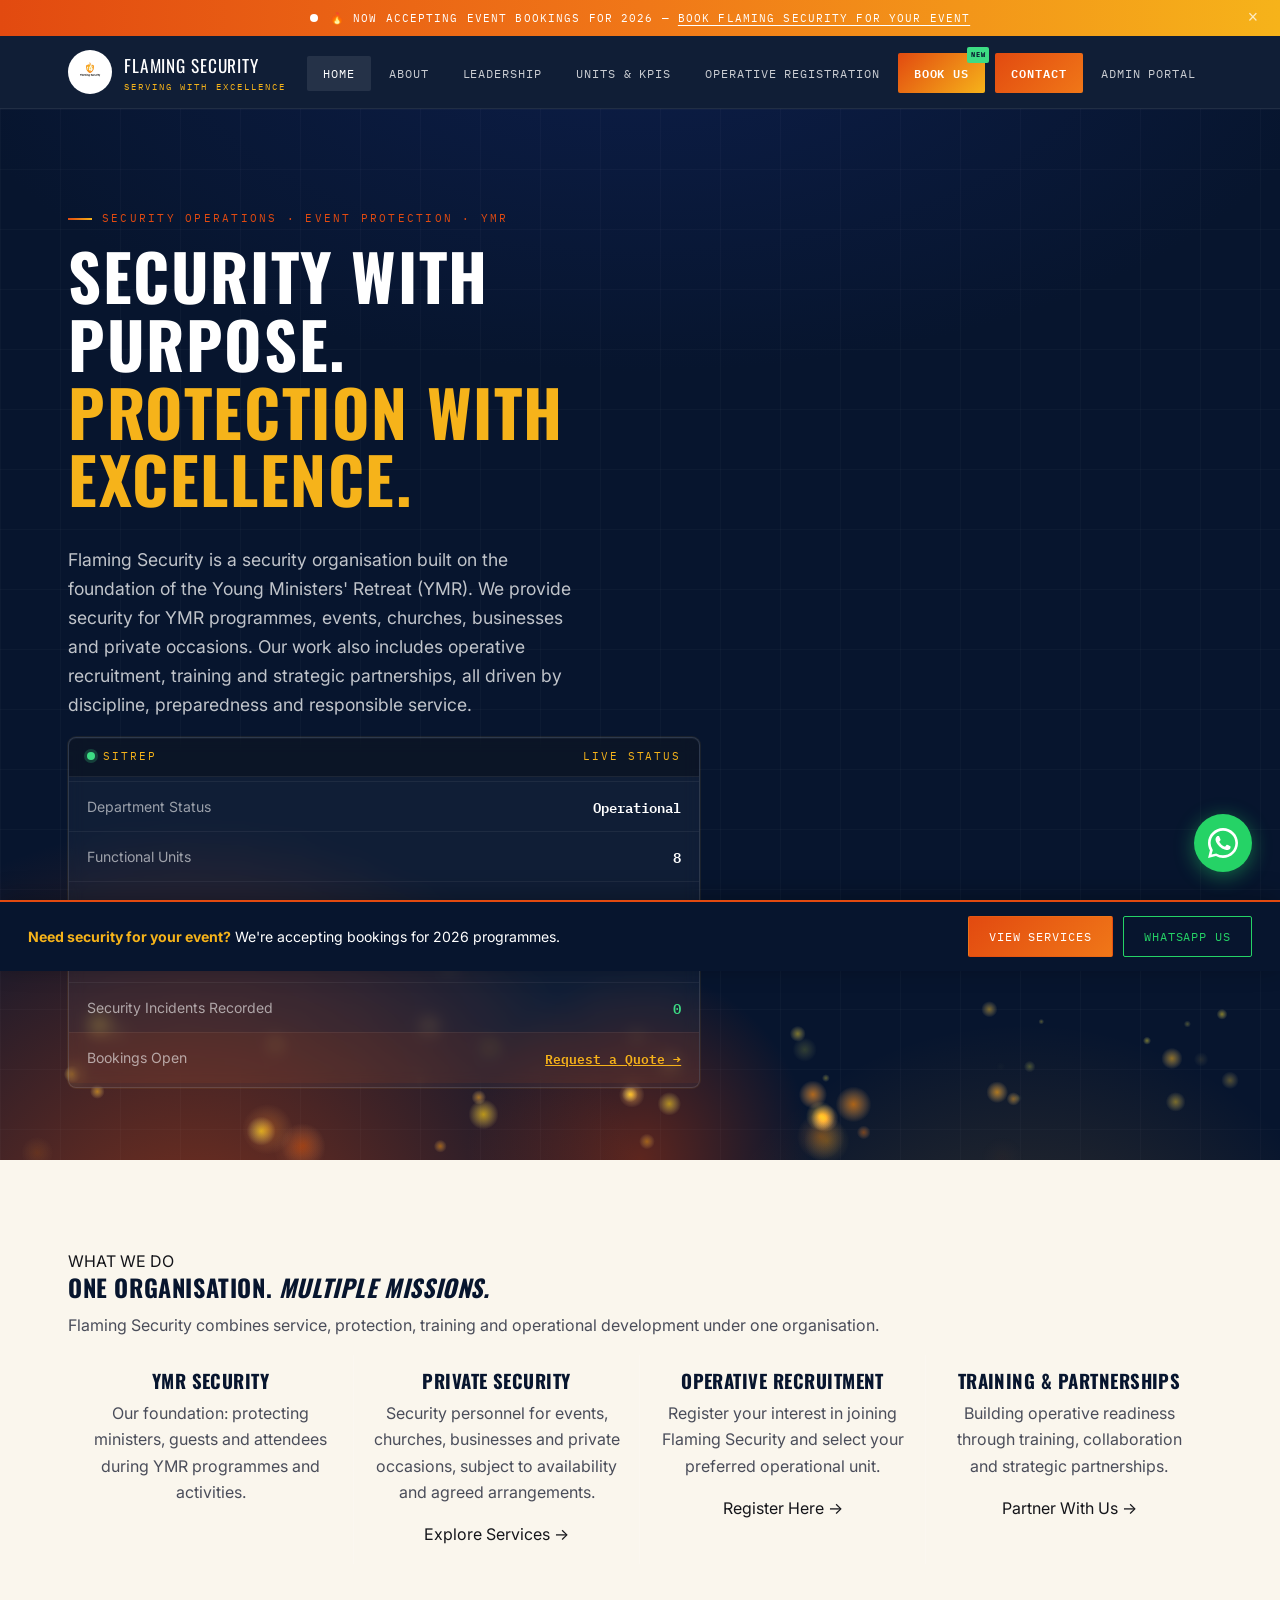
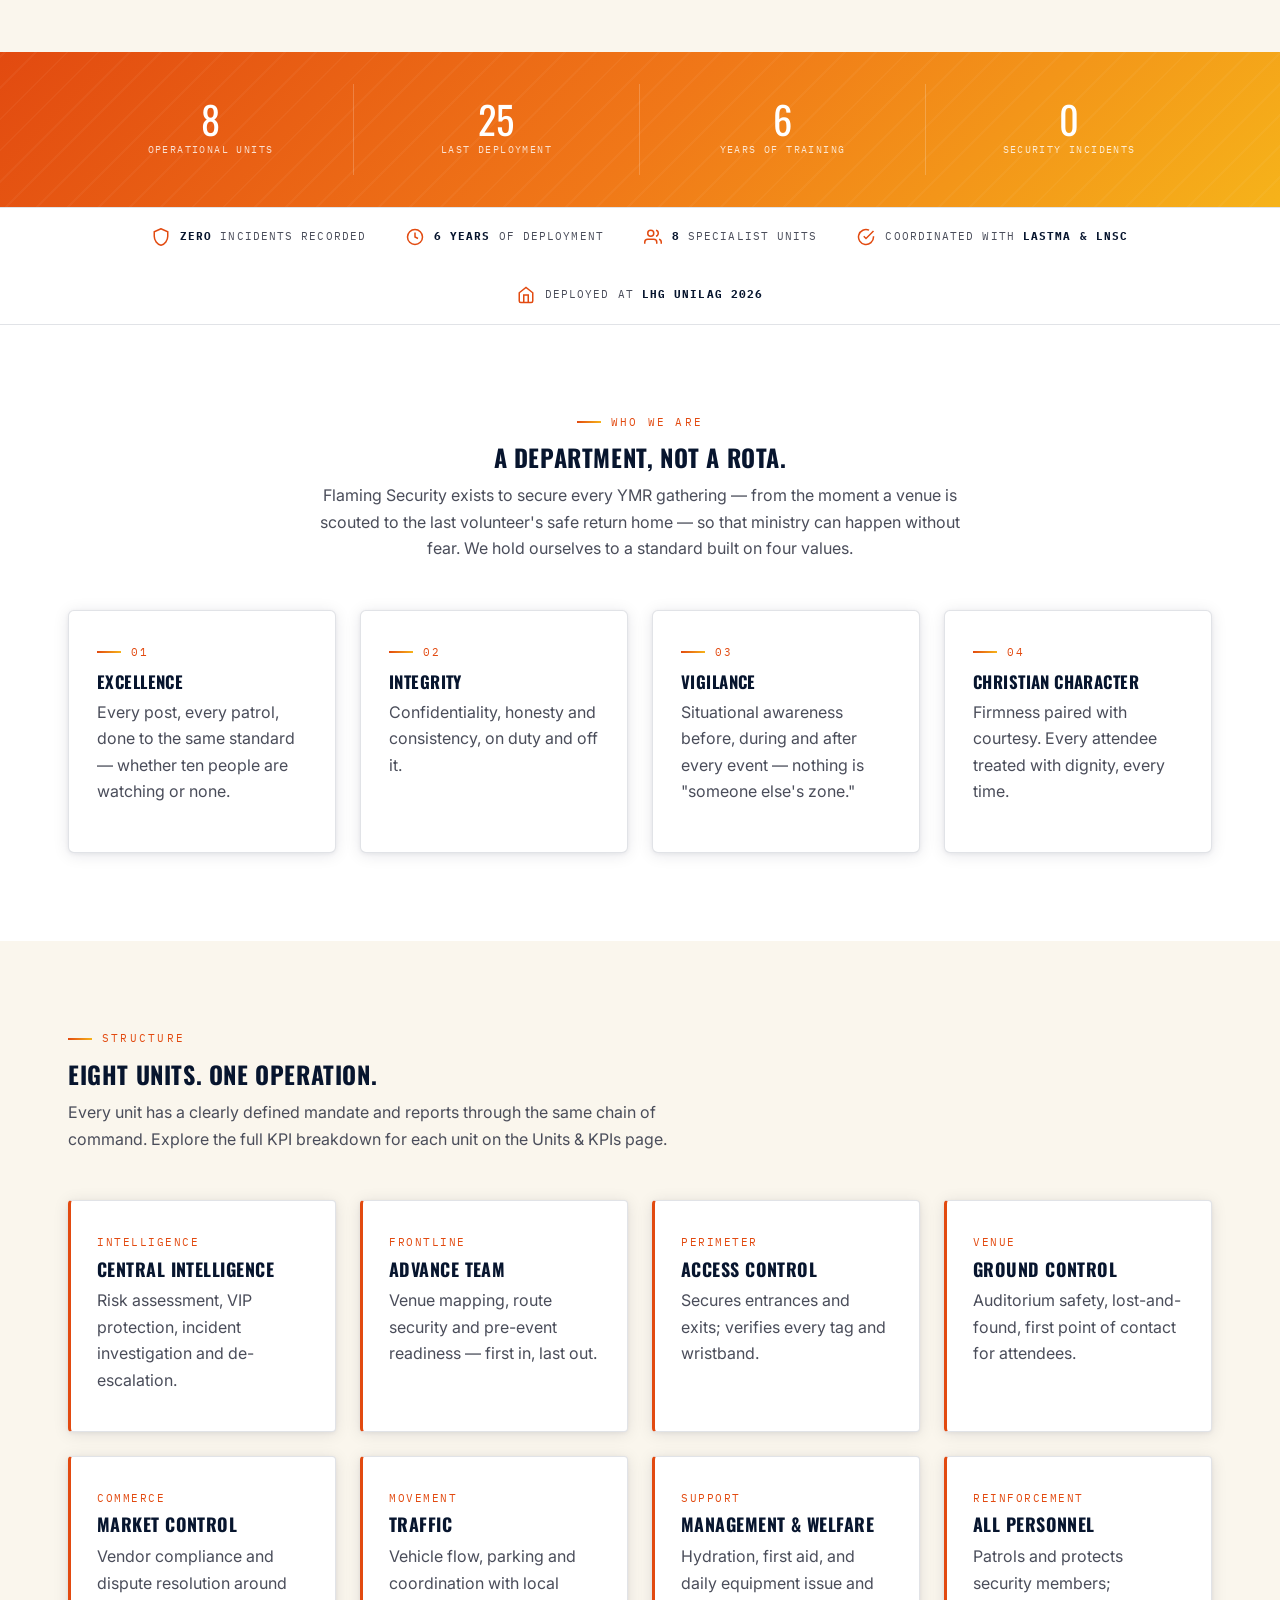
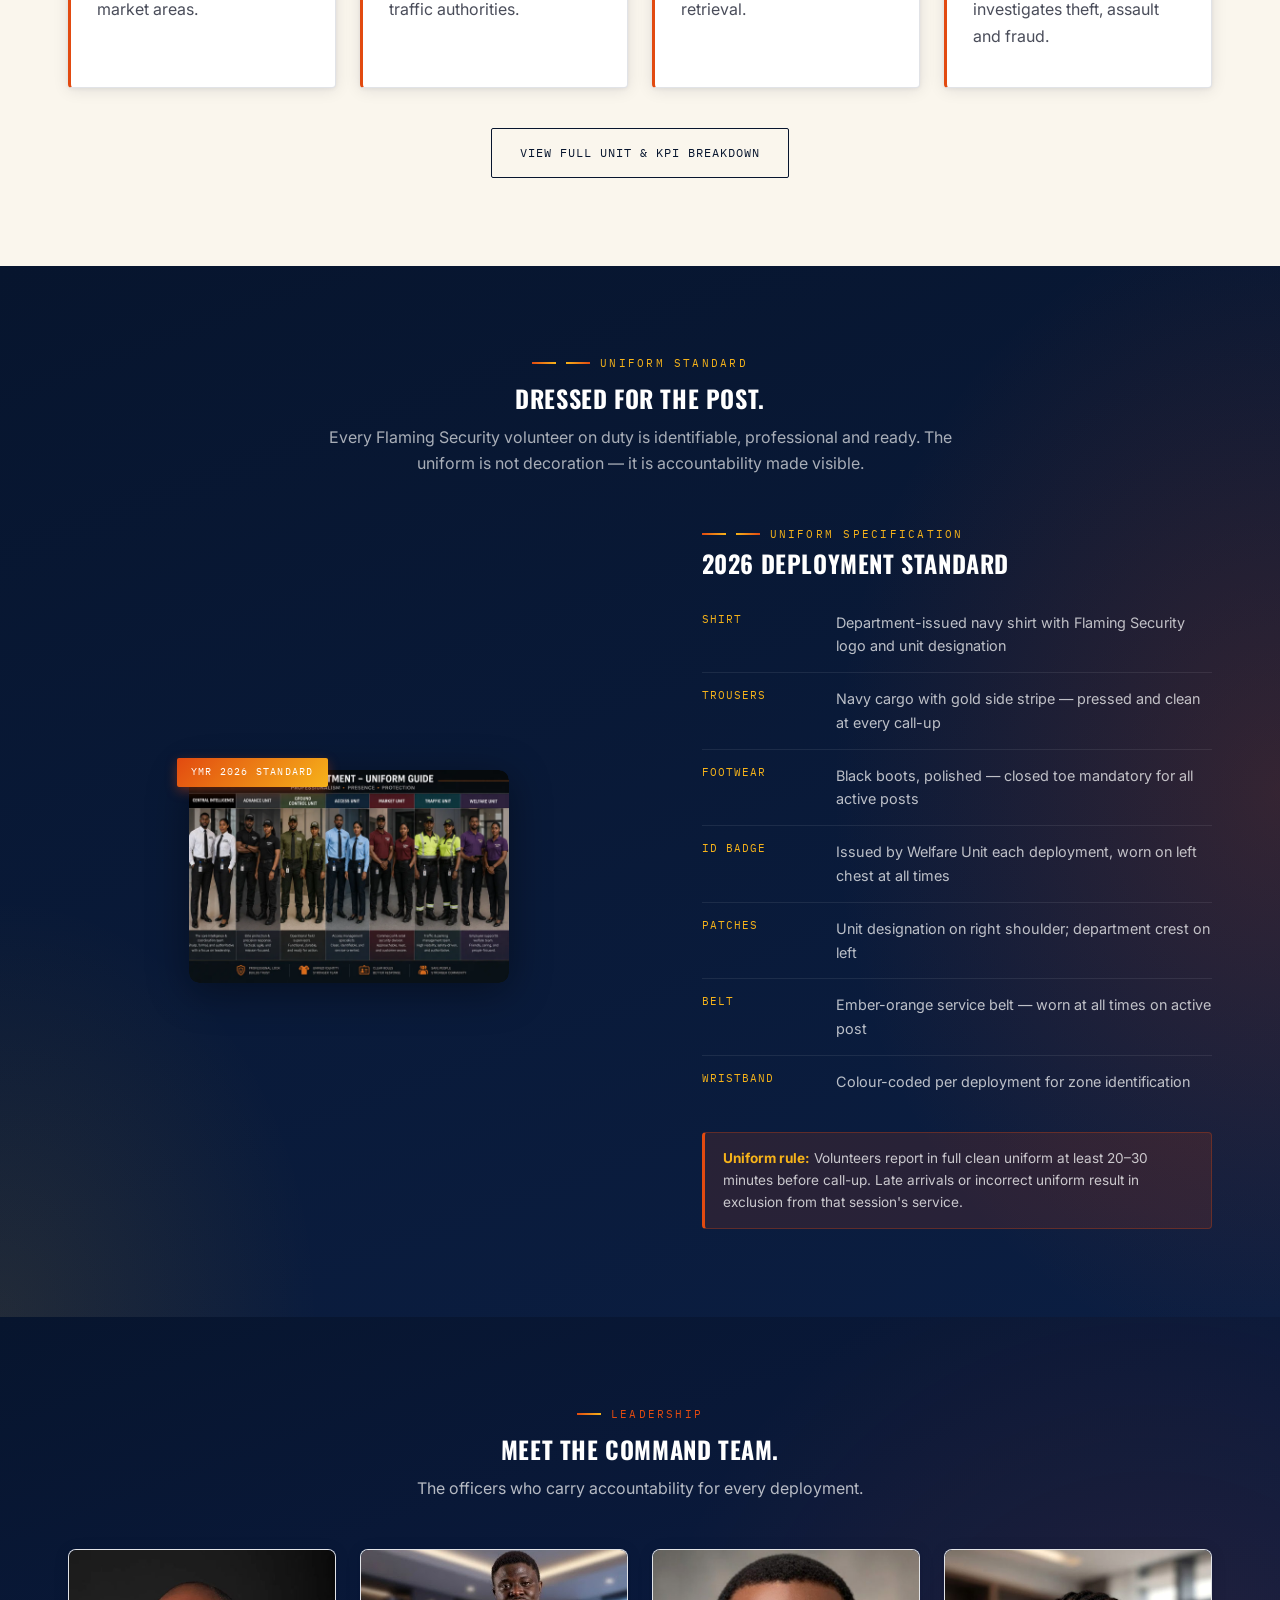
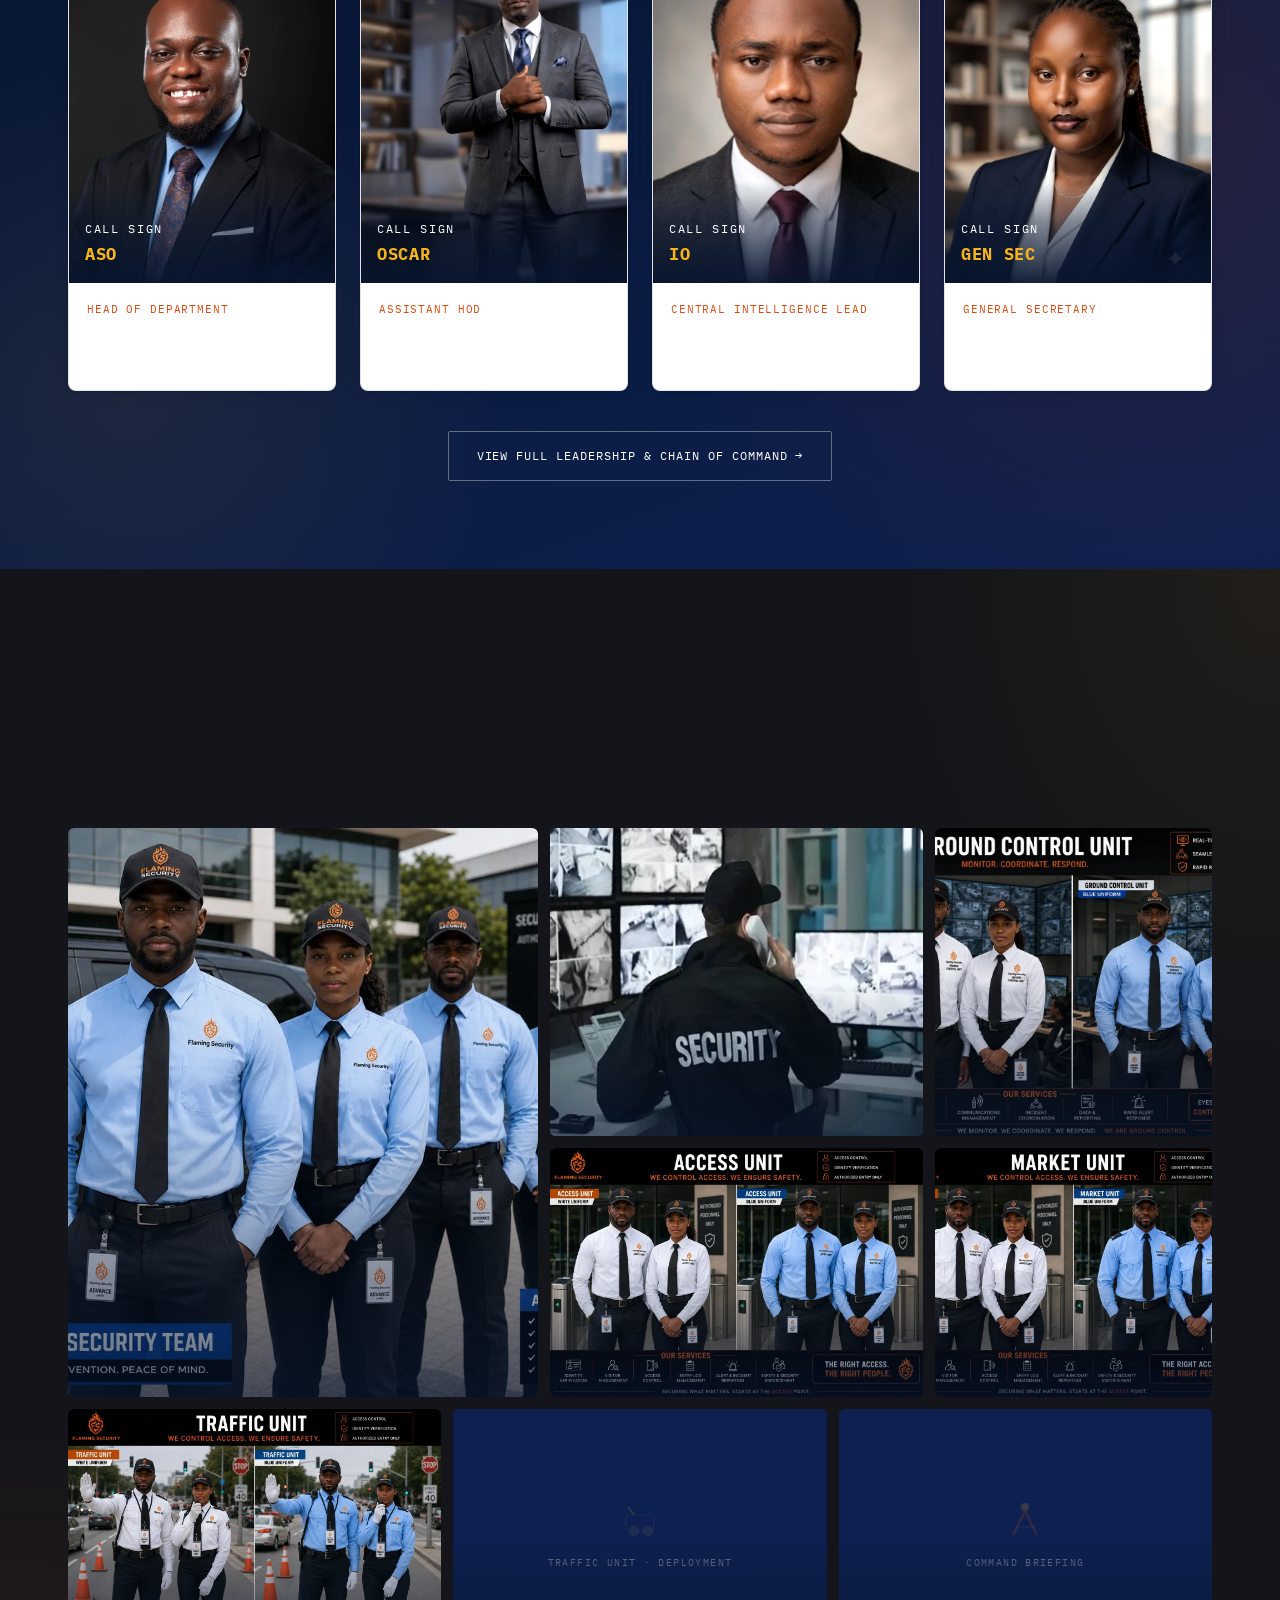
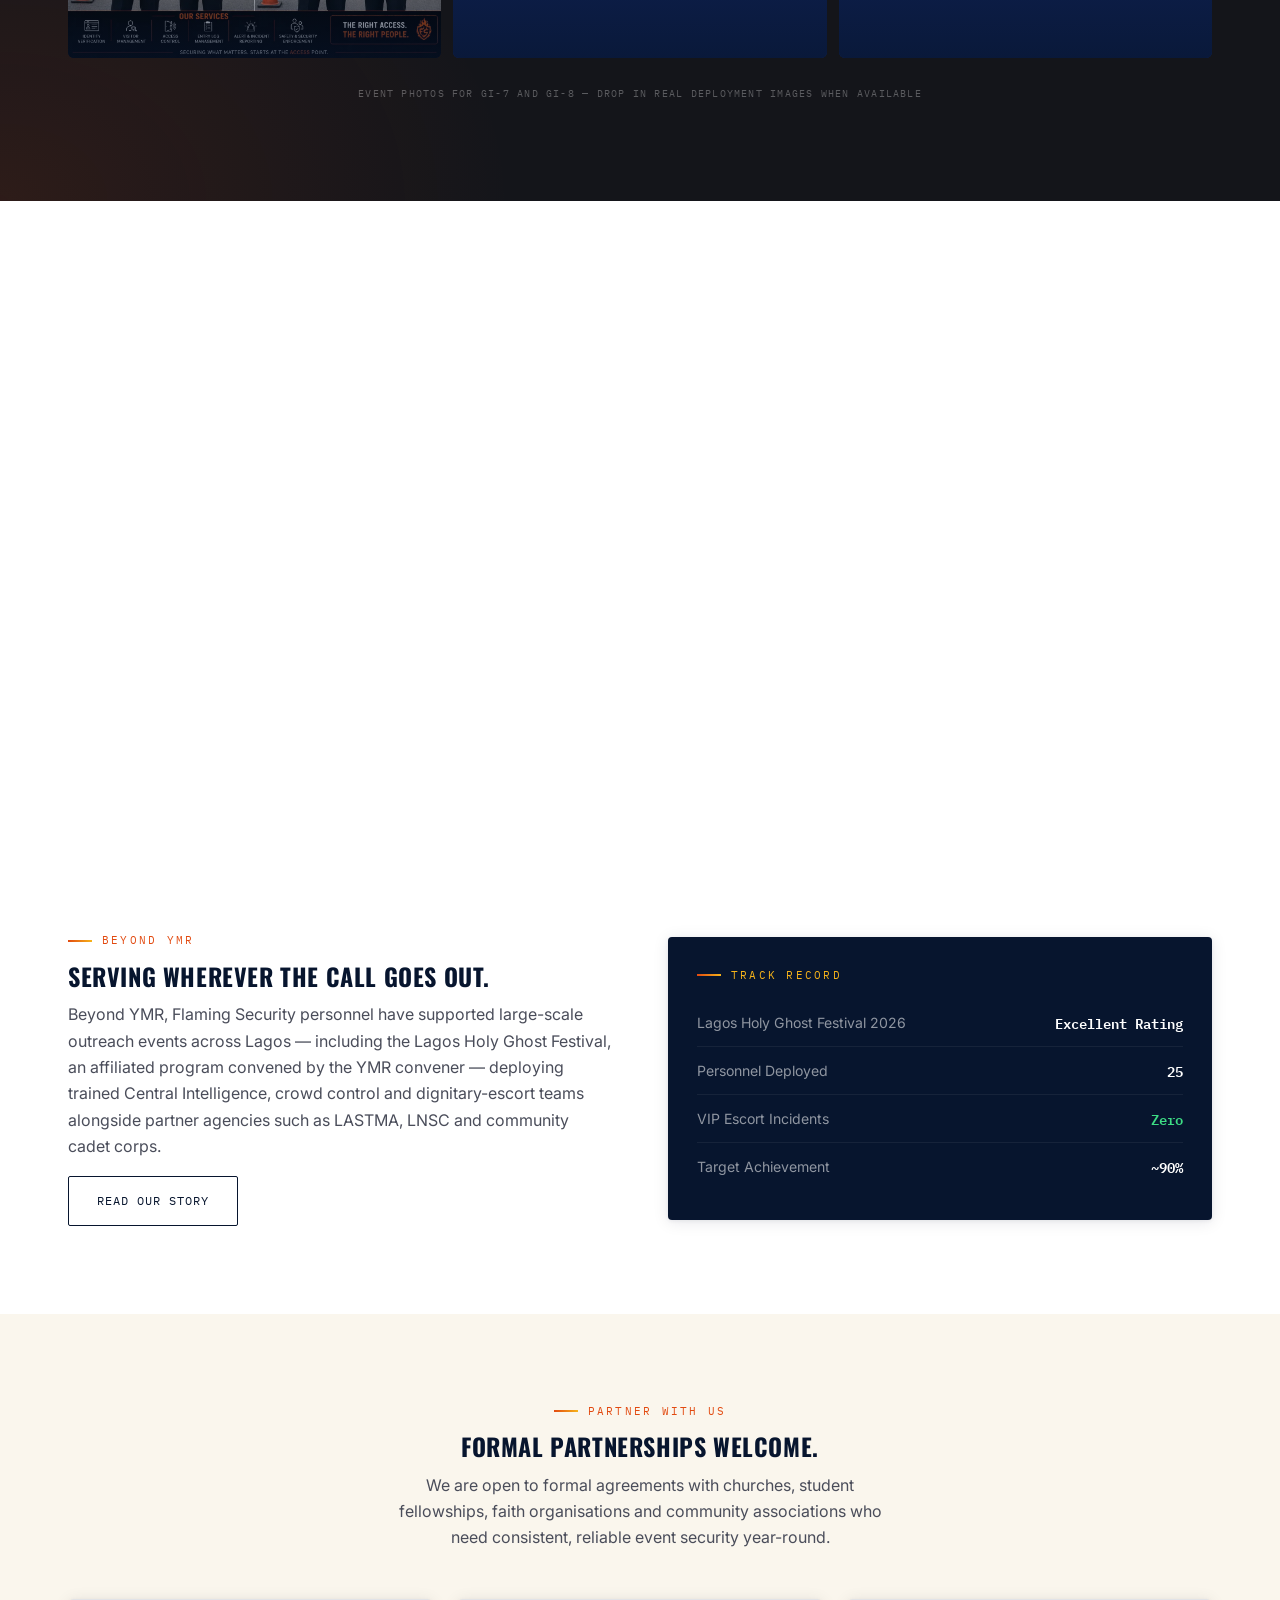
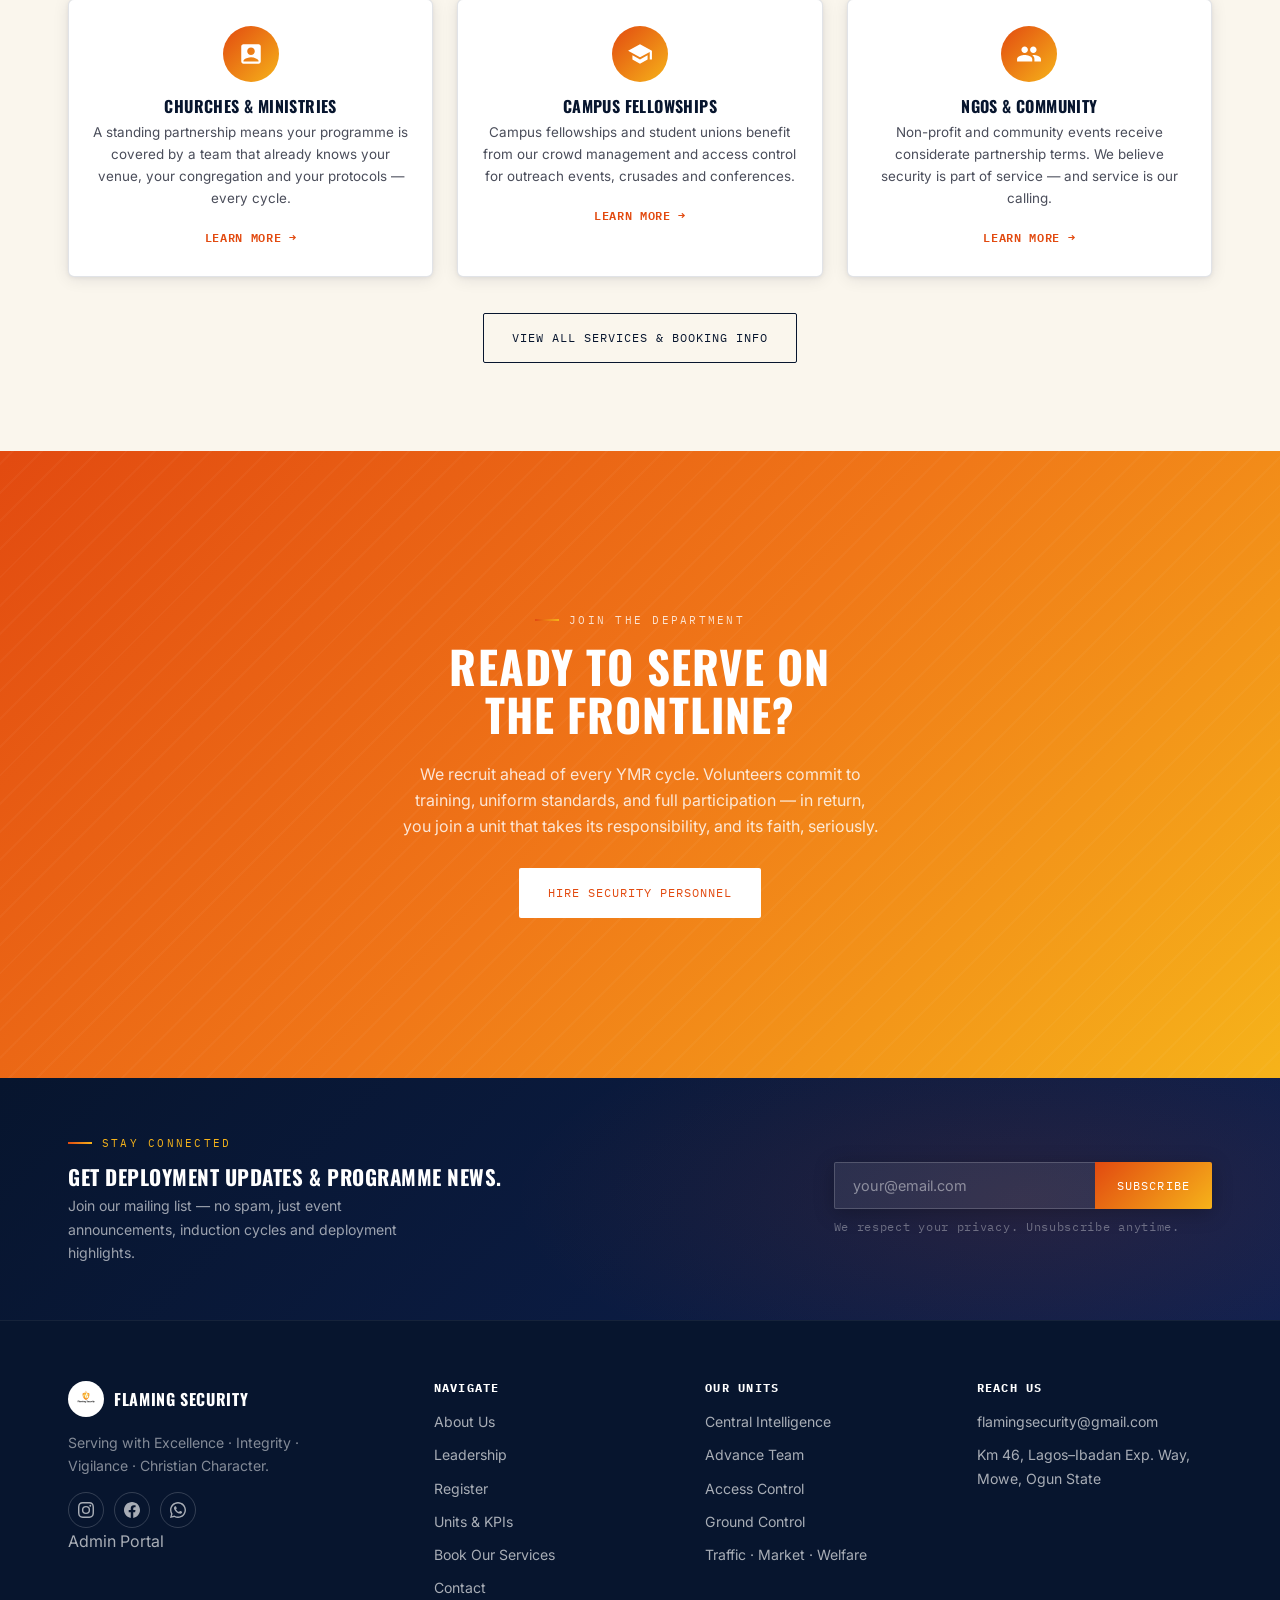
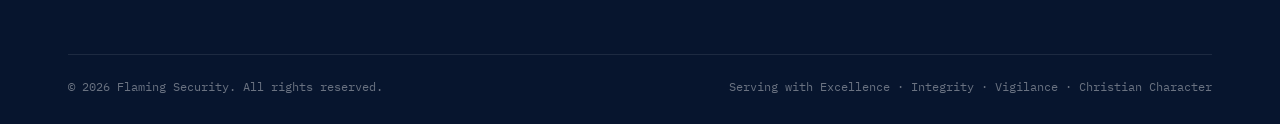
<file: index.html>
<!DOCTYPE html>
<html lang="en">
<head>
<meta charset="UTF-8">
<meta name="viewport" content="width=device-width, initial-scale=1.0">
<title>Flaming Security — Professional Security & Event Protection</title>
<meta name="description" content="Flaming Security is the volunteer security department of the Young Ministers' Retreat (YMR) — serving with excellence, integrity, vigilance and Christian character.">
<meta property="og:title" content="Flaming Security — Volunteer Security Ministry of YMR">
<meta property="og:description" content="Flaming Security is the volunteer security department of the Young Ministers' Retreat — trained, faith-grounded event security across Nigeria.">
<meta property="og:image" content="assets/logo.png">
<meta property="og:type" content="website">
<meta name="twitter:card" content="summary_large_image">
<meta name="twitter:title" content="Flaming Security — Volunteer Security Ministry of YMR">
<meta name="twitter:description" content="Flaming Security is the volunteer security department of the Young Ministers' Retreat — trained, faith-grounded event security across Nigeria.">
<link rel="icon" href="assets/logo.png">
<link rel="preconnect" href="https://fonts.googleapis.com">
<link href="https://fonts.googleapis.com/css2?family=Oswald:wght@500;600;700&family=Inter:wght@400;500;600;700&family=IBM+Plex+Mono:wght@500;600&display=swap" rel="stylesheet">
<link rel="stylesheet" href="css/style.css">
</head>
<body>

<!-- Announcement bar -->
<div class="announcement-bar" id="ann-bar">
  <span class="pulse-dot"></span>
  <span>🔥 Now accepting event bookings for 2026 — <a href="services.html">Book Flaming Security for your event</a></span>
  <button class="announcement-close" onclick="document.getElementById('ann-bar').style.display='none'" aria-label="Close">&times;</button>
</div>
<header class="site-header">
  <nav class="nav">
    <a href="index.html" class="brand">
      <img src="assets/logo.png" alt="Flaming Security logo">
      <span class="brand-text">Flaming Security<span>Serving with Excellence</span></span>
    </a>
    <button class="nav-toggle" aria-label="Toggle menu" aria-expanded="false">☰</button>
    <ul class="nav-links">
  <li><a href="index.html">Home</a></li>
  <li><a href="about.html">About</a></li>
  <li><a href="leadership.html">Leadership</a></li>
  <li><a href="units.html">Units &amp; KPIs</a></li>
  <li><a href="operative-registration.html">Operative Registration</a></li>
  <li><a href="services.html" class="book-badge">Book Us</a></li>
  <li><a href="contact.html" class="cta">Contact</a></li>
  <li><a href="portal.html">Admin Portal</a></li>
</ul>
  </nav>
</header>

<!-- ====== HERO ====== -->
<section class="hero">
  <canvas id="flame-canvas" style="position:absolute;bottom:0;left:0;width:100%;height:280px;z-index:2;pointer-events:none;"></canvas>
  <div class="container hero-grid" style="position:relative;z-index:3;">
    <div>
    <div class="eyebrow">Security Operations · Event Protection · YMR</div>
      <h1>Security with purpose.<br><em>Protection with excellence.</em></h1>
    <p class="hero-lede">Flaming Security is a security organisation built on the foundation of the Young Ministers' Retreat (YMR). We provide security for YMR programmes, events, churches, businesses and private occasions. Our work also includes operative recruitment, training and strategic partnerships, all driven by discipline, preparedness and responsible service.</p>

    <div class="sitrep">
      <div class="sitrep-head"><span><span class="sitrep-dot"></span>SITREP</span><span>Live Status</span></div>
      <div class="sitrep-body">
        <div class="sitrep-row"><span class="lbl">Department Status</span><span class="val">Operational</span></div>
        <div class="sitrep-row"><span class="lbl">Functional Units</span><span class="val">8</span></div>
        <div class="sitrep-row"><span class="lbl">Induction Cycle</span><span class="val">Year 6</span></div>
        <div class="sitrep-row"><span class="lbl">Latest Deployment</span><span class="val">LHG 2026 — 25 Personnel</span></div>
        <div class="sitrep-row"><span class="lbl">Security Incidents Recorded</span><span class="val" style="color:#3ddc84;">0</span></div>
        <div class="sitrep-row" style="background:rgba(226,74,16,.08);"><span class="lbl">Bookings Open</span><span class="val"><a href="services.html" style="color:var(--gold);text-decoration:underline;font-size:.82rem;">Request a Quote →</a></span></div>
      </div>
    </div>
  </div>
</section>
<!-- ====== WHAT WE DO ====== -->

<section class="section">
  <div class="container">
    <div class="section-label">WHAT WE DO</div>
    <h2>One Organisation. <em>Multiple Missions.</em></h2>
    <p>Flaming Security combines service, protection, training and operational development under one organisation.</p>


<div class="stat-grid">
  <div class="stat-item">
    <h3>YMR Security</h3>
    <p>Our foundation: protecting ministers, guests and attendees during YMR programmes and activities.</p>
  </div>

  <div class="stat-item">
    <h3>Private Security</h3>
    <p>Security personnel for events, churches, businesses and private occasions, subject to availability and agreed arrangements.</p>
    <a href="services.html">Explore Services →</a>
  </div>

  <div class="stat-item">
    <h3>Operative Recruitment</h3>
    <p>Register your interest in joining Flaming Security and select your preferred operational unit.</p>
    <a href="operative-registration.html">Register Here →</a>
  </div>

  <div class="stat-item">
    <h3>Training & Partnerships</h3>
    <p>Building operative readiness through training, collaboration and strategic partnerships.</p>
    <a href="contact.html">Partner With Us →</a>
  </div>
</div>


  </div>
</section>

<!-- ====== STAT STRIP ====== -->
<div class="stat-strip">
  <div class="container">
    <div class="stat-grid">
      <div class="stat-item">
        <div class="stat-num" data-target="8">0</div>
        <div class="stat-lbl">Operational Units</div>
      </div>
      <div class="stat-item">
        <div class="stat-num" data-target="25">0</div>
        <div class="stat-lbl">Last Deployment</div>
      </div>
      <div class="stat-item">
        <div class="stat-num" data-target="6">0</div>
        <div class="stat-lbl">Years of Training</div>
      </div>
      <div class="stat-item">
        <div class="stat-num" data-target="0">0</div>
        <div class="stat-lbl">Security Incidents</div>
      </div>
    </div>
  </div>
</div>
<!-- Trust bar -->
<div class="trust-bar">
  <div class="container">
    <div class="trust-items">
      <div class="trust-item"><svg width="18" height="18" viewBox="0 0 24 24" fill="none" stroke="currentColor" stroke-width="2"><path d="M12 1L3 5v6c0 5.55 3.84 10.74 9 12 5.16-1.26 9-6.45 9-12V5l-9-4z"/></svg><span><strong>Zero</strong> Incidents Recorded</span></div>
      <div class="trust-item"><svg width="18" height="18" viewBox="0 0 24 24" fill="none" stroke="currentColor" stroke-width="2"><circle cx="12" cy="12" r="10"/><path d="M12 6v6l4 2"/></svg><span><strong>6 Years</strong> of Deployment</span></div>
      <div class="trust-item"><svg width="18" height="18" viewBox="0 0 24 24" fill="none" stroke="currentColor" stroke-width="2"><path d="M17 21v-2a4 4 0 00-4-4H5a4 4 0 00-4 4v2"/><circle cx="9" cy="7" r="4"/><path d="M23 21v-2a4 4 0 00-3-3.87M16 3.13a4 4 0 010 7.75"/></svg><span><strong>8</strong> Specialist Units</span></div>
      <div class="trust-item"><svg width="18" height="18" viewBox="0 0 24 24" fill="none" stroke="currentColor" stroke-width="2"><path d="M22 11.08V12a10 10 0 11-5.93-9.14"/><polyline points="22 4 12 14.01 9 11.01"/></svg><span>Coordinated with <strong>LASTMA &amp; LNSC</strong></span></div>
      <div class="trust-item"><svg width="18" height="18" viewBox="0 0 24 24" fill="none" stroke="currentColor" stroke-width="2"><path d="M3 9l9-7 9 7v11a2 2 0 01-2 2H5a2 2 0 01-2-2z"/><polyline points="9 22 9 12 15 12 15 22"/></svg><span>Deployed at <strong>LHG UNILAG 2026</strong></span></div>
    </div>
  </div>
</div>


<!-- ====== WHO WE ARE ====== -->
<section class="section-alt">
  <div class="container">
    <div class="section-head center reveal">
      <div class="eyebrow" style="justify-content:center;">Who We Are</div>
      <h2>A department, not a rota.</h2>
      <p>Flaming Security exists to secure every YMR gathering — from the moment a venue is scouted to the last volunteer's safe return home — so that ministry can happen without fear. We hold ourselves to a standard built on four values.</p>
    </div>
    <div class="grid grid-4">
      <div class="value-card reveal">
        <div class="eyebrow" style="margin-bottom:12px;">01</div>
        <h3 style="font-size:1.05rem;">Excellence</h3>
        <p>Every post, every patrol, done to the same standard — whether ten people are watching or none.</p>
      </div>
      <div class="value-card reveal" style="transition-delay:.08s;">
        <div class="eyebrow" style="margin-bottom:12px;">02</div>
        <h3 style="font-size:1.05rem;">Integrity</h3>
        <p>Confidentiality, honesty and consistency, on duty and off it.</p>
      </div>
      <div class="value-card reveal" style="transition-delay:.16s;">
        <div class="eyebrow" style="margin-bottom:12px;">03</div>
        <h3 style="font-size:1.05rem;">Vigilance</h3>
        <p>Situational awareness before, during and after every event — nothing is "someone else's zone."</p>
      </div>
      <div class="value-card reveal" style="transition-delay:.24s;">
        <div class="eyebrow" style="margin-bottom:12px;">04</div>
        <h3 style="font-size:1.05rem;">Christian Character</h3>
        <p>Firmness paired with courtesy. Every attendee treated with dignity, every time.</p>
      </div>
    </div>
  </div>
</section>

<!-- ====== UNITS ====== -->
<section>
  <div class="container">
    <div class="section-head reveal">
      <div class="eyebrow">Structure</div>
      <h2>Eight units. One operation.</h2>
      <p>Every unit has a clearly defined mandate and reports through the same chain of command. Explore the full KPI breakdown for each unit on the Units &amp; KPIs page.</p>
    </div>
    <div class="grid grid-4">
      <div class="unit-card reveal"><span class="tag">Intelligence</span><h3>Central Intelligence</h3><p>Risk assessment, VIP protection, incident investigation and de-escalation.</p></div>
      <div class="unit-card reveal" style="transition-delay:.06s;"><span class="tag">Frontline</span><h3>Advance Team</h3><p>Venue mapping, route security and pre-event readiness — first in, last out.</p></div>
      <div class="unit-card reveal" style="transition-delay:.12s;"><span class="tag">Perimeter</span><h3>Access Control</h3><p>Secures entrances and exits; verifies every tag and wristband.</p></div>
      <div class="unit-card reveal" style="transition-delay:.18s;"><span class="tag">Venue</span><h3>Ground Control</h3><p>Auditorium safety, lost-and-found, first point of contact for attendees.</p></div>
      <div class="unit-card reveal" style="transition-delay:.24s;"><span class="tag">Commerce</span><h3>Market Control</h3><p>Vendor compliance and dispute resolution around market areas.</p></div>
      <div class="unit-card reveal" style="transition-delay:.30s;"><span class="tag">Movement</span><h3>Traffic</h3><p>Vehicle flow, parking and coordination with local traffic authorities.</p></div>
      <div class="unit-card reveal" style="transition-delay:.36s;"><span class="tag">Support</span><h3>Management &amp; Welfare</h3><p>Hydration, first aid, and daily equipment issue and retrieval.</p></div>
      <div class="unit-card reveal" style="transition-delay:.42s;"><span class="tag">Reinforcement</span><h3>All Personnel</h3><p>Patrols and protects security members; investigates theft, assault and fraud.</p></div>
    </div>
    <div class="text-center" style="margin-top:40px;">
      <a href="units.html" class="btn btn-outline-navy">View Full Unit &amp; KPI Breakdown</a>
    </div>
  </div>
</section>

<!-- ====== UNIFORM SHOWCASE ====== -->
<section class="uniform-showcase">
  <div class="container">
    <div class="section-head center reveal">
      <div class="eyebrow" style="justify-content:center;color:var(--gold);">
        <span style="display:flex;align-items:center;gap:10px;">
          <span style="width:24px;height:2px;background:linear-gradient(90deg,var(--gold),var(--ember));display:inline-block;"></span>
          Uniform Standard
        </span>
      </div>
      <h2 style="color:#fff;">Dressed for the post.</h2>
      <p style="color:rgba(255,255,255,.65);">Every Flaming Security volunteer on duty is identifiable, professional and ready. The uniform is not decoration — it is accountability made visible.</p>
    </div>
    <div class="uniform-grid">
      <div class="uniform-preview reveal">
        <div class="uniform-figure">
          <div class="uniform-badge">YMR 2026 Standard</div>
          <div style="width:100%;border-radius:10px;overflow:hidden;box-shadow:0 8px 40px rgba(0,0,0,.4);">
            <img src="assets/uniforms/uniform-guide.webp" 
                 alt="Flaming Security — All Unit Uniform Guide" 
                 style="width:100%;display:block;border-radius:10px;"
                 loading="eager">
          </div>
        </div>
      </div>
      <div class="reveal" style="transition-delay:.12s;">
        <div class="eyebrow" style="color:var(--gold);margin-bottom:8px;">
          <span style="display:flex;align-items:center;gap:10px;">
            <span style="width:24px;height:2px;background:linear-gradient(90deg,var(--gold),var(--ember));display:inline-block;"></span>
            Uniform Specification
          </span>
        </div>
        <h3 style="color:#fff;font-size:1.5rem;margin-bottom:20px;">2026 Deployment Standard</h3>
        <ul class="uniform-spec-list">
          <li><span class="skey">Shirt</span><span>Department-issued navy shirt with Flaming Security logo and unit designation</span></li>
          <li><span class="skey">Trousers</span><span>Navy cargo with gold side stripe — pressed and clean at every call-up</span></li>
          <li><span class="skey">Footwear</span><span>Black boots, polished — closed toe mandatory for all active posts</span></li>
          <li><span class="skey">ID Badge</span><span>Issued by Welfare Unit each deployment, worn on left chest at all times</span></li>
          <li><span class="skey">Patches</span><span>Unit designation on right shoulder; department crest on left</span></li>
          <li><span class="skey">Belt</span><span>Ember-orange service belt — worn at all times on active post</span></li>
          <li><span class="skey">Wristband</span><span>Colour-coded per deployment for zone identification</span></li>
        </ul>
        <div class="uniform-note">
          <strong style="color:var(--gold);">Uniform rule:</strong> Volunteers report in full clean uniform at least 20–30 minutes before call-up. Late arrivals or incorrect uniform result in exclusion from that session's service.
        </div>
      </div>
    </div>
  </div>
</section>

<!-- ====== LEADERSHIP ====== -->
<section class="section-navy">
  <div class="container">
    <div class="section-head center reveal">
      <div class="eyebrow" style="justify-content:center;">Leadership</div>
      <h2>Meet the command team.</h2>
      <p>The officers who carry accountability for every deployment.</p>
    </div>
    <div class="grid grid-4">
      <div class="duty-card reveal">
        <div class="duty-photo"><img src="assets/leaders/aso.jpg" alt="Portrait of the Head of Department" loading="lazy"><div class="callsign">Call Sign<b>ASO</b></div></div>
        <div class="duty-body"><span class="duty-role">Head of Department</span><h3>Aduragbemi Shobowale</h3><p style="font-size:.85rem;margin:0;">Also Access Control Unit Head</p></div>
      </div>
      <div class="duty-card reveal" style="transition-delay:.08s;">
        <div class="duty-photo"><img src="assets/leaders/oscar.jpg" alt="Portrait of the Assistant HOD" loading="lazy"><div class="callsign">Call Sign<b>OSCAR</b></div></div>
        <div class="duty-body"><span class="duty-role">Assistant HOD</span><h3>Olumide Odunaike</h3><p style="font-size:.85rem;margin:0;">Also Advance Team Unit Head</p></div>
      </div>
      <div class="duty-card reveal" style="transition-delay:.16s;">
        <div class="duty-photo"><img src="assets/leaders/io.jpg" alt="Portrait of the Central Intelligence Team Lead" loading="lazy"><div class="callsign">Call Sign<b>IO</b></div></div>
        <div class="duty-body"><span class="duty-role">Central Intelligence Lead</span><h3>Tobi Adeniyi</h3><p style="font-size:.85rem;margin:0;">Intelligence Officer</p></div>
      </div>
      <div class="duty-card reveal" style="transition-delay:.24s;">
        <div class="duty-photo"><img src="assets/leaders/gensec.jpg" alt="Portrait of the General Secretary" loading="lazy"><div class="callsign">Call Sign<b>GEN SEC</b></div></div>
        <div class="duty-body"><span class="duty-role">General Secretary</span><h3>Winner Uzoka</h3><p style="font-size:.85rem;margin:0;">Executive Assistant to the HOD</p></div>
      </div>
    </div>
    <div class="text-center" style="margin-top:40px;">
      <a href="leadership.html" class="btn btn-ghost">View Full Leadership &amp; Chain of Command →</a>
    </div>
  </div>
</section>

<!-- ====== GALLERY ====== -->
<section class="gallery-section">
  <div class="container">
    <div class="section-head center reveal">
      <div class="eyebrow" style="justify-content:center;color:var(--gold);">
        <span style="display:flex;align-items:center;gap:10px;">
          <span style="width:24px;height:2px;background:linear-gradient(90deg,var(--gold),var(--ember));display:inline-block;"></span>
          In the Field
        </span>
      </div>
      <h2>Flaming Security at work.</h2>
      <p style="color:rgba(255,255,255,.55);max-width:50ch;margin:0 auto;">Deployments, training sessions, and the moments between — captured from the field.</p>
    </div>
    <div class="gallery-grid">

      <!-- gi-1: hero shot — largest tile -->
      <div class="gallery-item gi-1">
        <div class="gallery-item-inner">
          <img src="assets/uniforms/advance-unit.webp" alt="Flaming Security Advance Team deployed" loading="lazy">
        </div>
        <div class="gallery-caption">Advance Security Team — Protection · Prevention · Peace of Mind</div>
      </div>

      <!-- gi-2 -->
      <div class="gallery-item gi-2">
        <div class="gallery-item-inner">
          <img src="assets/gallery/ops-room.webp" alt="Security Operations Room" loading="lazy">
        </div>
        <div class="gallery-caption">Security Operations · Command Room</div>
      </div>

      <!-- gi-3 -->
      <div class="gallery-item gi-3">
        <div class="gallery-item-inner">
          <img src="assets/uniforms/ground-control-unit.webp" alt="Ground Control Unit" loading="lazy">
        </div>
        <div class="gallery-caption">Ground Control Unit — Monitor · Coordinate · Respond</div>
      </div>

      <!-- gi-4 -->
      <div class="gallery-item gi-4">
        <div class="gallery-item-inner">
          <img src="assets/uniforms/access-unit.webp" alt="Access Control Unit" loading="lazy">
        </div>
        <div class="gallery-caption">Access Unit — The Right Access. The Right People.</div>
      </div>

      <!-- gi-5 -->
      <div class="gallery-item gi-5">
        <div class="gallery-item-inner">
          <img src="assets/uniforms/market-unit.webp" alt="Market Control Unit" loading="lazy">
        </div>
        <div class="gallery-caption">Market Unit — Securing What Matters</div>
      </div>

      <!-- gi-6 -->
      <div class="gallery-item gi-6">
        <div class="gallery-item-inner">
          <img src="assets/uniforms/traffic-unit.webp" alt="Traffic Control Unit" loading="lazy">
        </div>
        <div class="gallery-caption">Traffic Unit — Control · Coordination · Compliance</div>
      </div>

      <!-- gi-7 -->
      <div class="gallery-item gi-7">
        <div class="gallery-item-inner gallery-placeholder">
          <svg width="48" height="48" viewBox="0 0 48 48" fill="none" xmlns="http://www.w3.org/2000/svg">
            <rect x="10" y="18" width="28" height="16" rx="4" fill="rgba(14,32,80,0.7)" stroke="rgba(255,255,255,0.15)" stroke-width="1.2"/>
            <circle cx="18" cy="34" r="5" fill="rgba(74,77,90,0.8)" stroke="rgba(255,255,255,0.1)" stroke-width="1"/>
            <circle cx="32" cy="34" r="5" fill="rgba(74,77,90,0.8)" stroke="rgba(255,255,255,0.1)" stroke-width="1"/>
            <line x1="18" y1="18" x2="12" y2="10" stroke="rgba(246,179,26,0.5)" stroke-width="1.5"/>
          </svg>
          <div class="gallery-placeholder-label">Traffic Unit · Deployment</div>
        </div>
        <div class="gallery-caption">Traffic Unit · Vehicle Management</div>
      </div>

      <!-- gi-8 -->
      <div class="gallery-item gi-8">
        <div class="gallery-item-inner gallery-placeholder">
          <svg width="48" height="48" viewBox="0 0 48 48" fill="none" xmlns="http://www.w3.org/2000/svg">
            <path d="M12 38 L24 14 L36 38" stroke="rgba(226,74,16,0.5)" stroke-width="2.5" fill="none" stroke-linejoin="round"/>
            <circle cx="24" cy="10" r="4" fill="rgba(246,179,26,0.5)"/>
            <line x1="14" y1="30" x2="34" y2="30" stroke="rgba(255,255,255,0.18)" stroke-width="1.2"/>
          </svg>
          <div class="gallery-placeholder-label">Command Briefing</div>
        </div>
        <div class="gallery-caption">Command Briefing · Pre-deployment</div>
      </div>

    </div>
    <p class="text-center" style="color:rgba(255,255,255,.3);font-family:var(--mono);font-size:.64rem;letter-spacing:.12em;text-transform:uppercase;margin-top:28px;">
      Event photos for gi-7 and gi-8 — drop in real deployment images when available
    </p>
  </div>
</section>

<!-- ====== TESTIMONIALS ====== -->
<section class="section-alt">
  <div class="container">
    <div class="section-head center reveal">
      <div class="eyebrow" style="justify-content:center;">Social Proof</div>
      <h2>What people say about us.</h2>
      <p style="max-width:50ch;margin:0 auto;">From YMR leadership to partner organisations — here is what those who have seen us in action have to say.</p>
    </div>
    <div class="grid grid-3">
      <div class="testimonial-card reveal">
        <p class="testimonial-text">The Flaming Security team at LHG 2026 was exceptional — professional, calm under pressure and genuinely respectful to every attendee. You could tell they had been trained well and led well.</p>
        <div class="testimonial-author">
          <div class="testimonial-avatar">YMR</div>
          <div class="testimonial-meta">
            <div class="name">YMR Organizing Committee</div>
            <div class="org">Lagos Holy Ghost Festival 2026</div>
          </div>
        </div>
      </div>
      <div class="testimonial-card reveal" style="transition-delay:.08s;">
        <p class="testimonial-text">No confusion, no arguments — every person knew their post and stayed on it. Their chain of command works. That kind of discipline is rare, especially from a volunteer team. They exceeded expectations.</p>
        <div class="testimonial-author">
          <div class="testimonial-avatar">AT</div>
          <div class="testimonial-meta">
            <div class="name">Event Director</div>
            <div class="org">UNILAG Campus Outreach 2026</div>
          </div>
        </div>
      </div>
      <div class="testimonial-card reveal" style="transition-delay:.16s;">
        <p class="testimonial-text">They handled over 500 attendees without a single reported incident. Their Access Control team prevented what could have been three crowd situations from escalating. God's grace and good training — you can see both.</p>
        <div class="testimonial-author">
          <div class="testimonial-avatar">RC</div>
          <div class="testimonial-meta">
            <div class="name">Regional Coordinator</div>
            <div class="org">Ministry Outreach, Lagos State</div>
          </div>
        </div>
      </div>
    </div>
  </div>
</section>

<!-- ====== BEYOND YMR ====== -->
<section class="section-alt">
  <div class="container grid grid-2" style="align-items:center;gap:56px;">
    <div class="reveal">
      <div class="eyebrow">Beyond YMR</div>
      <h2>Serving wherever the call goes out.</h2>
      <p>Beyond YMR, Flaming Security personnel have supported large-scale outreach events across Lagos — including the Lagos Holy Ghost Festival, an affiliated program convened by the YMR convener — deploying trained Central Intelligence, crowd control and dignitary-escort teams alongside partner agencies such as LASTMA, LNSC and community cadet corps.</p>
      <a href="about.html" class="btn btn-outline-navy">Read Our Story</a>
    </div>
    <div class="card reveal" style="background:var(--navy);color:#fff;transition-delay:.1s;">
      <div class="eyebrow" style="color:var(--gold);">Track Record</div>
      <div class="sitrep-row" style="border-top:none;padding:12px 0;"><span class="lbl" style="color:rgba(255,255,255,.55);">Lagos Holy Ghost Festival 2026</span><span class="val">Excellent Rating</span></div>
      <div class="sitrep-row" style="padding:12px 0;"><span class="lbl" style="color:rgba(255,255,255,.55);">Personnel Deployed</span><span class="val">25</span></div>
      <div class="sitrep-row" style="padding:12px 0;"><span class="lbl" style="color:rgba(255,255,255,.55);">VIP Escort Incidents</span><span class="val" style="color:#3ddc84;">Zero</span></div>
      <div class="sitrep-row" style="padding:12px 0;"><span class="lbl" style="color:rgba(255,255,255,.55);">Target Achievement</span><span class="val">~90%</span></div>
    </div>
  </div>
</section>

<!-- ====== PARTNERSHIPS ====== -->
<section>
  <div class="container">
    <div class="section-head center reveal">
      <div class="eyebrow" style="justify-content:center;">Partner With Us</div>
      <h2>Formal partnerships welcome.</h2>
      <p style="max-width:50ch;margin:0 auto;">We are open to formal agreements with churches, student fellowships, faith organisations and community associations who need consistent, reliable event security year-round.</p>
    </div>
    <div class="grid grid-3" style="margin-top:40px;">
      <div class="partner-card reveal">
        <div class="partner-icon">
          <svg viewBox="0 0 24 24" fill="#fff"><path d="M19 3H5c-1.1 0-2 .9-2 2v14c0 1.1.9 2 2 2h14c1.1 0 2-.9 2-2V5c0-1.1-.9-2-2-2zm-7 3c1.93 0 3.5 1.57 3.5 3.5S13.93 13 12 13s-3.5-1.57-3.5-3.5S10.07 6 12 6zm7 13H5v-.23c0-.62.28-1.2.76-1.58C7.47 15.82 9.64 15 12 15s4.53.82 6.24 2.19c.48.38.76.97.76 1.58V19z"/></svg>
        </div>
        <h3 style="font-size:1rem;margin-bottom:6px;">Churches &amp; Ministries</h3>
        <p style="font-size:.84rem;margin-bottom:14px;">A standing partnership means your programme is covered by a team that already knows your venue, your congregation and your protocols — every cycle.</p>
        <a href="services.html" style="color:var(--ember);font-family:var(--mono);font-size:.72rem;letter-spacing:.06em;text-transform:uppercase;font-weight:600;">Learn More →</a>
      </div>
      <div class="partner-card reveal" style="transition-delay:.08s;">
        <div class="partner-icon">
          <svg viewBox="0 0 24 24" fill="#fff"><path d="M12 3L1 9l11 6 9-4.91V17h2V9L12 3zM5 13.18v4L12 21l7-3.82v-4L12 17l-7-3.82z"/></svg>
        </div>
        <h3 style="font-size:1rem;margin-bottom:6px;">Campus Fellowships</h3>
        <p style="font-size:.84rem;margin-bottom:14px;">Campus fellowships and student unions benefit from our crowd management and access control for outreach events, crusades and conferences.</p>
        <a href="services.html" style="color:var(--ember);font-family:var(--mono);font-size:.72rem;letter-spacing:.06em;text-transform:uppercase;font-weight:600;">Learn More →</a>
      </div>
      <div class="partner-card reveal" style="transition-delay:.16s;">
        <div class="partner-icon">
          <svg viewBox="0 0 24 24" fill="#fff"><path d="M16 11c1.66 0 2.99-1.34 2.99-3S17.66 5 16 5c-1.66 0-3 1.34-3 3s1.34 3 3 3zm-8 0c1.66 0 2.99-1.34 2.99-3S9.66 5 8 5C6.34 5 5 6.34 5 8s1.34 3 3 3zm0 2c-2.33 0-7 1.17-7 3.5V19h14v-2.5c0-2.33-4.67-3.5-7-3.5zm8 0c-.29 0-.62.02-.97.05 1.16.84 1.97 1.97 1.97 3.45V19h6v-2.5c0-2.33-4.67-3.5-7-3.5z"/></svg>
        </div>
        <h3 style="font-size:1rem;margin-bottom:6px;">NGOs &amp; Community</h3>
        <p style="font-size:.84rem;margin-bottom:14px;">Non-profit and community events receive considerate partnership terms. We believe security is part of service — and service is our calling.</p>
        <a href="services.html" style="color:var(--ember);font-family:var(--mono);font-size:.72rem;letter-spacing:.06em;text-transform:uppercase;font-weight:600;">Learn More →</a>
      </div>
    </div>
    <div class="text-center" style="margin-top:36px;">
      <a href="services.html" class="btn btn-outline-navy">View All Services &amp; Booking Info</a>
    </div>
  </div>
</section>

<!-- ====== JOIN CTA ====== -->
<section style="background:linear-gradient(135deg,var(--ember) 0%,var(--ember-2) 50%,var(--gold) 100%);position:relative;overflow:hidden;">
  <div style="position:absolute;inset:0;background:repeating-linear-gradient(-45deg,transparent,transparent 18px,rgba(255,255,255,.03) 18px,rgba(255,255,255,.03) 20px);pointer-events:none;"></div>
  <div class="container text-center" style="position:relative;z-index:1;">
    <div style="padding:72px 0;">
      <div class="eyebrow" style="justify-content:center;color:rgba(255,255,255,.8);">Join The Department</div>
      <h2 style="color:#fff;font-size:clamp(1.8rem,4vw,2.8rem);max-width:16ch;margin:0 auto .5em;">Ready to serve on the frontline?</h2>
      <p style="max-width:48ch;margin:0 auto 28px;color:rgba(255,255,255,.82);">We recruit ahead of every YMR cycle. Volunteers commit to training, uniform standards, and full participation — in return, you join a unit that takes its responsibility, and its faith, seriously.</p>
      <a href="services.html" class="btn" style="background:#fff;color:var(--ember);border-color:transparent;">Hire Security Personnel</a>
    </div>
  </div>
</section>


<!-- NEWSLETTER -->
<div class="newsletter-bar">
  <div class="container newsletter-inner">
    <div>
      <div class="eyebrow" style="color:var(--gold);">Stay Connected</div>
      <h3 style="color:#fff;font-size:1.3rem;margin:0;">Get deployment updates &amp; programme news.</h3>
      <p style="color:rgba(255,255,255,.6);font-size:.88rem;margin:6px 0 0;max-width:38ch;">Join our mailing list — no spam, just event announcements, induction cycles and deployment highlights.</p>
    </div>
    <div>
      <form class="newsletter-form" onsubmit="handleNewsletter(event)">
        <input type="email" class="newsletter-input" placeholder="your@email.com" required aria-label="Email address">
        <button type="submit" class="newsletter-btn">Subscribe</button>
      </form>
      <p style="color:rgba(255,255,255,.35);font-size:.72rem;margin:8px 0 0;font-family:var(--mono);letter-spacing:.06em;">We respect your privacy. Unsubscribe anytime.</p>
    </div>
  </div>
</div>

<footer>
  <div class="container">
    <div class="footer-grid">
      <div>
        <div class="footer-brand">
          <img src="assets/logo.png" alt="Flaming Security logo">
          <strong style="color:#fff;font-family:var(--display);text-transform:uppercase;letter-spacing:.04em;">Flaming Security</strong>
        </div>
        <p style="color:rgba(255,255,255,.5);font-size:.88rem;max-width:30ch;">Serving with Excellence · Integrity · Vigilance · Christian Character.</p>
        <div class="social-links">
          <a href="#" class="social-link" aria-label="Instagram"><svg viewBox="0 0 24 24"><path d="M12 2.163c3.204 0 3.584.012 4.85.07 3.252.148 4.771 1.691 4.919 4.919.058 1.265.069 1.645.069 4.849 0 3.205-.012 3.584-.069 4.849-.149 3.225-1.664 4.771-4.919 4.919-1.266.058-1.644.07-4.85.07-3.204 0-3.584-.012-4.849-.07-3.26-.149-4.771-1.699-4.919-4.92-.058-1.265-.07-1.644-.07-4.849 0-3.204.013-3.583.07-4.849.149-3.227 1.664-4.771 4.919-4.919 1.266-.057 1.645-.069 4.849-.069zM12 0C8.741 0 8.333.014 7.053.072 2.695.272.273 2.69.073 7.052.014 8.333 0 8.741 0 12c0 3.259.014 3.668.072 4.948.2 4.358 2.618 6.78 6.98 6.98C8.333 23.986 8.741 24 12 24c3.259 0 3.668-.014 4.948-.072 4.354-.2 6.782-2.618 6.979-6.98.059-1.28.073-1.689.073-4.948 0-3.259-.014-3.667-.072-4.947-.196-4.354-2.617-6.78-6.979-6.98C15.668.014 15.259 0 12 0zm0 5.838a6.162 6.162 0 100 12.324 6.162 6.162 0 000-12.324zM12 16a4 4 0 110-8 4 4 0 010 8zm6.406-11.845a1.44 1.44 0 100 2.881 1.44 1.44 0 000-2.881z"/></svg></a>
          <a href="#" class="social-link" aria-label="Facebook"><svg viewBox="0 0 24 24"><path d="M24 12.073c0-6.627-5.373-12-12-12s-12 5.373-12 12c0 5.99 4.388 10.954 10.125 11.854v-8.385H7.078v-3.47h3.047V9.43c0-3.007 1.792-4.669 4.533-4.669 1.312 0 2.686.235 2.686.235v2.953H15.83c-1.491 0-1.956.925-1.956 1.874v2.25h3.328l-.532 3.47h-2.796v8.385C19.612 23.027 24 18.062 24 12.073z"/></svg></a>
          <a href="https://wa.me/2349068549539" class="social-link" aria-label="WhatsApp" target="_blank" rel="noopener"><svg viewBox="0 0 24 24"><path d="M17.472 14.382c-.297-.149-1.758-.867-2.03-.967-.273-.099-.471-.148-.67.15-.197.297-.767.966-.94 1.164-.173.199-.347.223-.644.075-.297-.15-1.255-.463-2.39-1.475-.883-.788-1.48-1.761-1.653-2.059-.173-.297-.018-.458.13-.606.134-.133.298-.347.446-.52.149-.174.198-.298.298-.497.099-.198.05-.371-.025-.52-.075-.149-.669-1.612-.916-2.207-.242-.579-.487-.5-.669-.51-.173-.008-.371-.01-.57-.01-.198 0-.52.074-.792.372-.272.297-1.04 1.016-1.04 2.479 0 1.462 1.065 2.875 1.213 3.074.149.198 2.096 3.2 5.077 4.487.709.306 1.262.489 1.694.625.712.227 1.36.195 1.871.118.571-.085 1.758-.719 2.006-1.413.248-.694.248-1.289.173-1.413-.074-.124-.272-.198-.57-.347zM12 0C5.373 0 0 5.373 0 12c0 2.138.566 4.14 1.546 5.877L.057 23.997l6.305-1.654A11.954 11.954 0 0012 24c6.627 0 12-5.373 12-12S18.627 0 12 0zm0 21.894a9.878 9.878 0 01-5.034-1.374l-.36-.214-3.742.981.999-3.648-.235-.374A9.846 9.846 0 012.106 12C2.106 6.58 6.58 2.106 12 2.106S21.894 6.58 21.894 12 17.42 21.894 12 21.894z"/></svg></a>
     </div>
     <div class="footer-admin"> <a href="portal.html">Admin Portal</a> </div>
      </div>
      <div>
        <h4>Navigate</h4>
        <ul>
          <li><a href="about.html">About Us</a></li>
        <li><a href="leadership.html">Leadership</a></li>
<li><a href="operative-registration.html">Register</a></li>

          <li><a href="units.html">Units &amp; KPIs</a></li>
          <li><a href="services.html">Book Our Services</a></li>
          <li><a href="contact.html">Contact</a></li>
        </ul>
      </div>
      <div>
        <h4>Our Units</h4>
        <ul>
          <li>Central Intelligence</li>
          <li>Advance Team</li>
          <li>Access Control</li>
          <li>Ground Control</li>
          <li>Traffic · Market · Welfare</li>
        </ul>
      </div>
      <div>
        <h4>Reach Us</h4>
        <ul>
          <li><a href="mailto:flamingsecurity@gmail.com">flamingsecurity@gmail.com</a></li>
          <li>Km 46, Lagos–Ibadan Exp. Way, Mowe, Ogun State</li>
        </ul>
      </div>
    </div>
    <div class="footer-bottom">
      <span>© <span id="year"></span> Flaming Security. All rights reserved.</span>
      <span>Serving with Excellence · Integrity · Vigilance · Christian Character</span>
    </div>
  </div>
</footer>

<!-- WhatsApp Float -->
<a href="https://wa.me/2349068549539?text=Hello%20Flaming%20Security%2C%20I'd%20like%20to%20enquire%20about%20your%20services." class="wa-float" target="_blank" rel="noopener" aria-label="Chat on WhatsApp">
  <svg viewBox="0 0 24 24" fill="#fff"><path d="M17.472 14.382c-.297-.149-1.758-.867-2.03-.967-.273-.099-.471-.148-.67.15-.197.297-.767.966-.94 1.164-.173.199-.347.223-.644.075-.297-.15-1.255-.463-2.39-1.475-.883-.788-1.48-1.761-1.653-2.059-.173-.297-.018-.458.13-.606.134-.133.298-.347.446-.52.149-.174.198-.298.298-.497.099-.198.05-.371-.025-.52-.075-.149-.669-1.612-.916-2.207-.242-.579-.487-.5-.669-.51-.173-.008-.371-.01-.57-.01-.198 0-.52.074-.792.372-.272.297-1.04 1.016-1.04 2.479 0 1.462 1.065 2.875 1.213 3.074.149.198 2.096 3.2 5.077 4.487.709.306 1.262.489 1.694.625.712.227 1.36.195 1.871.118.571-.085 1.758-.719 2.006-1.413.248-.694.248-1.289.173-1.413-.074-.124-.272-.198-.57-.347zM12 0C5.373 0 0 5.373 0 12c0 2.138.566 4.14 1.546 5.877L.057 23.997l6.305-1.654A11.954 11.954 0 0012 24c6.627 0 12-5.373 12-12S18.627 0 12 0zm0 21.894a9.878 9.878 0 01-5.034-1.374l-.36-.214-3.742.981.999-3.648-.235-.374A9.846 9.846 0 012.106 12C2.106 6.58 6.58 2.106 12 2.106S21.894 6.58 21.894 12 17.42 21.894 12 21.894z"/></svg>
</a>


<script>
function handleNewsletter(e){
  e.preventDefault();
  var email = e.target.querySelector('input').value;
  window.location.href = 'mailto:flamingsecurity@gmail.com?subject=Newsletter%20Subscription&body=Please%20add%20me%20to%20your%20mailing%20list%3A%20' + encodeURIComponent(email);
}
</script>

<!-- Sticky Booking Bar -->
<div class="sticky-book" id="sticky-book">
  <div class="sticky-book-text">
    <strong>Need security for your event?</strong> We're accepting bookings for 2026 programmes.
  </div>
  <div class="sticky-book-actions">
    <a href="services.html" class="btn btn-primary" style="padding:10px 20px;font-size:.72rem;">View Services</a>
    <a href="https://wa.me/2349068549539?text=Hello%2C%20I'd%20like%20to%20book%20Flaming%20Security." target="_blank" rel="noopener" class="btn btn-ghost" style="padding:10px 20px;font-size:.72rem;color:#25D366;border-color:#25D366;">WhatsApp Us</a>
  </div>
</div>

<!-- Back to Top -->
<button class="back-top" id="back-top" aria-label="Back to top" onclick="window.scrollTo({top:0,behavior:'smooth'})">
  <svg viewBox="0 0 24 24"><path d="M12 4l-8 8h5v8h6v-8h5z"/></svg>
</button>

<!-- Mobile Bottom Nav -->
<nav class="mobile-bottom-nav" aria-label="Mobile navigation">
  <a href="index.html">
    <svg viewBox="0 0 24 24"><path d="M10 20v-6h4v6h5v-8h3L12 3 2 12h3v8z"/></svg>Home
  </a>
  <a href="about.html">
    <svg viewBox="0 0 24 24"><path d="M12 2C6.48 2 2 6.48 2 12s4.48 10 10 10 10-4.48 10-10S17.52 2 12 2zm1 15h-2v-6h2v6zm0-8h-2V7h2v2z"/></svg>About
  </a>
  <a href="services.html" class="book-now">
    <svg viewBox="0 0 24 24"><path d="M12 1L3 5v6c0 5.55 3.84 10.74 9 12 5.16-1.26 9-6.45 9-12V5l-9-4z"/></svg>Book Us
  </a>
  <a href="leadership.html">
    <svg viewBox="0 0 24 24"><path d="M16 11c1.66 0 2.99-1.34 2.99-3S17.66 5 16 5c-1.66 0-3 1.34-3 3s1.34 3 3 3zm-8 0c1.66 0 2.99-1.34 2.99-3S9.66 5 8 5C6.34 5 5 6.34 5 8s1.34 3 3 3zm0 2c-2.33 0-7 1.17-7 3.5V19h14v-2.5c0-2.33-4.67-3.5-7-3.5zm8 0c-.29 0-.62.02-.97.05 1.16.84 1.97 1.97 1.97 3.45V19h6v-2.5c0-2.33-4.67-3.5-7-3.5z"/></svg>Team
  </a>
  <a href="contact.html">
    <svg viewBox="0 0 24 24"><path d="M20 4H4c-1.1 0-2 .9-2 2v12c0 1.1.9 2 2 2h16c1.1 0 2-.9 2-2V6c0-1.1-.9-2-2-2zm0 4l-8 5-8-5V6l8 5 8-5v2z"/></svg>Contact
  </a>
</nav>

<script>
// Sticky bar + back to top
(function(){
  var sticky = document.getElementById('sticky-book');
  var backTop = document.getElementById('back-top');
  var triggered = false;
  window.addEventListener('scroll', function(){
    var y = window.scrollY;
    if(y > 600 && !triggered){ sticky.classList.add('visible'); triggered = true; }
    if(y < 400 && triggered){ sticky.classList.remove('visible'); triggered = false; }
    backTop && (y > 400 ? backTop.classList.add('visible') : backTop.classList.remove('visible'));
  });
  // Active mobile nav
  var here = location.pathname.split('/').pop() || 'index.html';
  document.querySelectorAll('.mobile-bottom-nav a').forEach(function(a){
    if(a.getAttribute('href') === here) a.classList.add('active');
  });
})();
function handleNewsletter(e){
  e.preventDefault();
  var email = e.target.querySelector('input').value;
  window.location.href = 'mailto:flamingsecurity@gmail.com?subject=Newsletter%20Subscription&body=Please%20add%20me%3A%20' + encodeURIComponent(email);
}
</script>

<script src="js/main.js"></script>
</body>
</html>
</file>
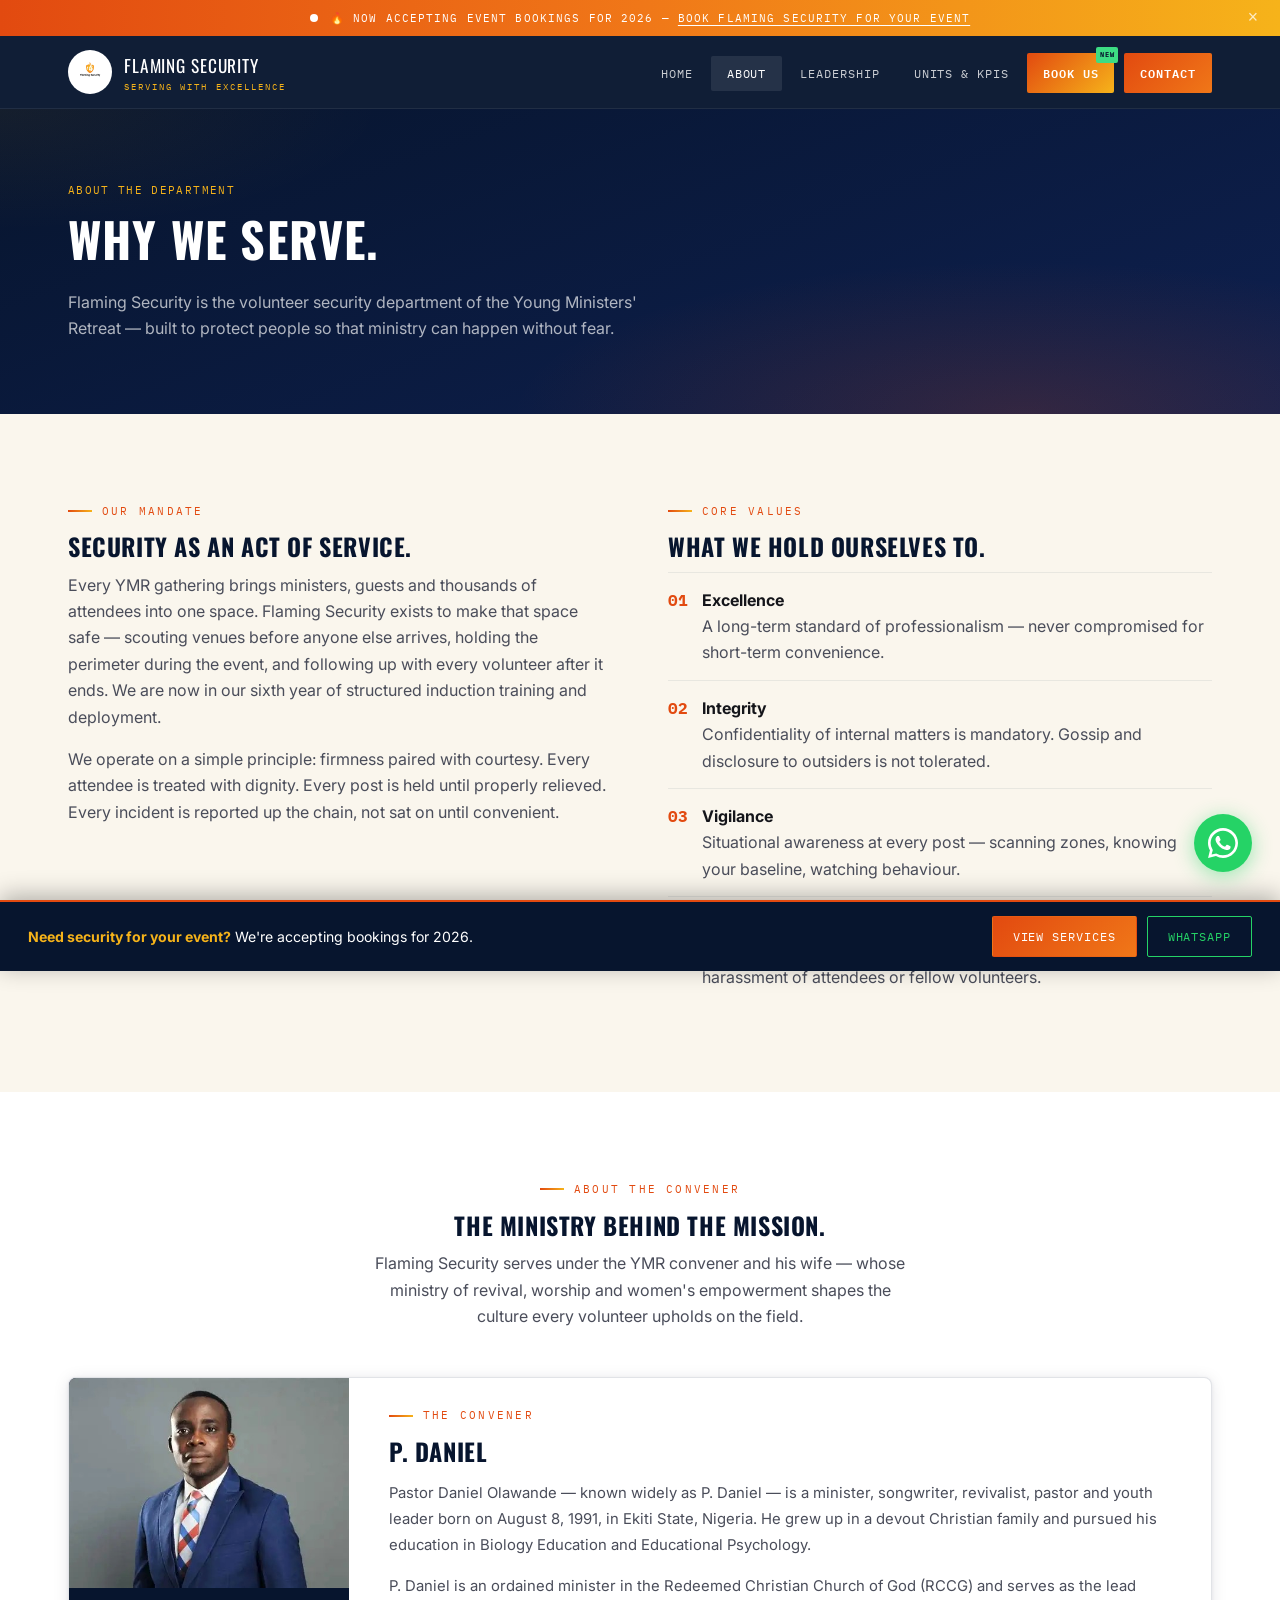
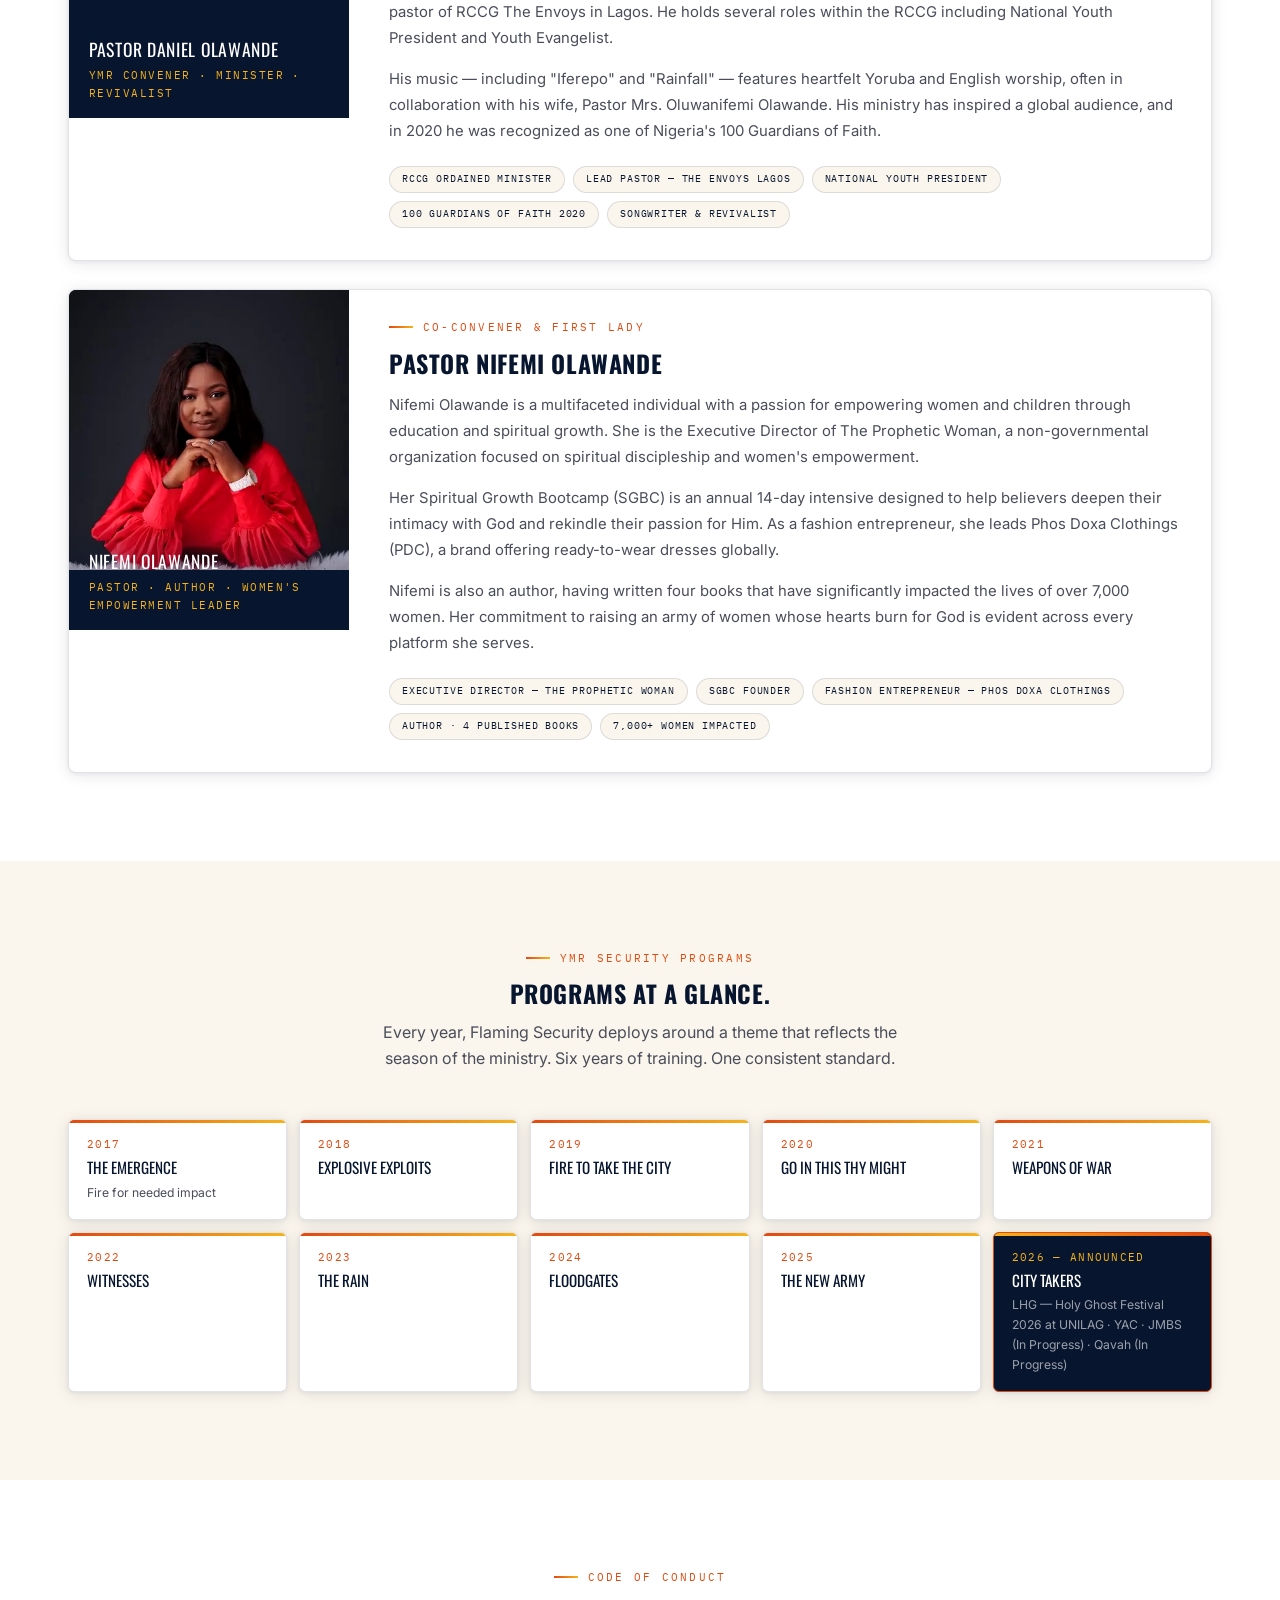
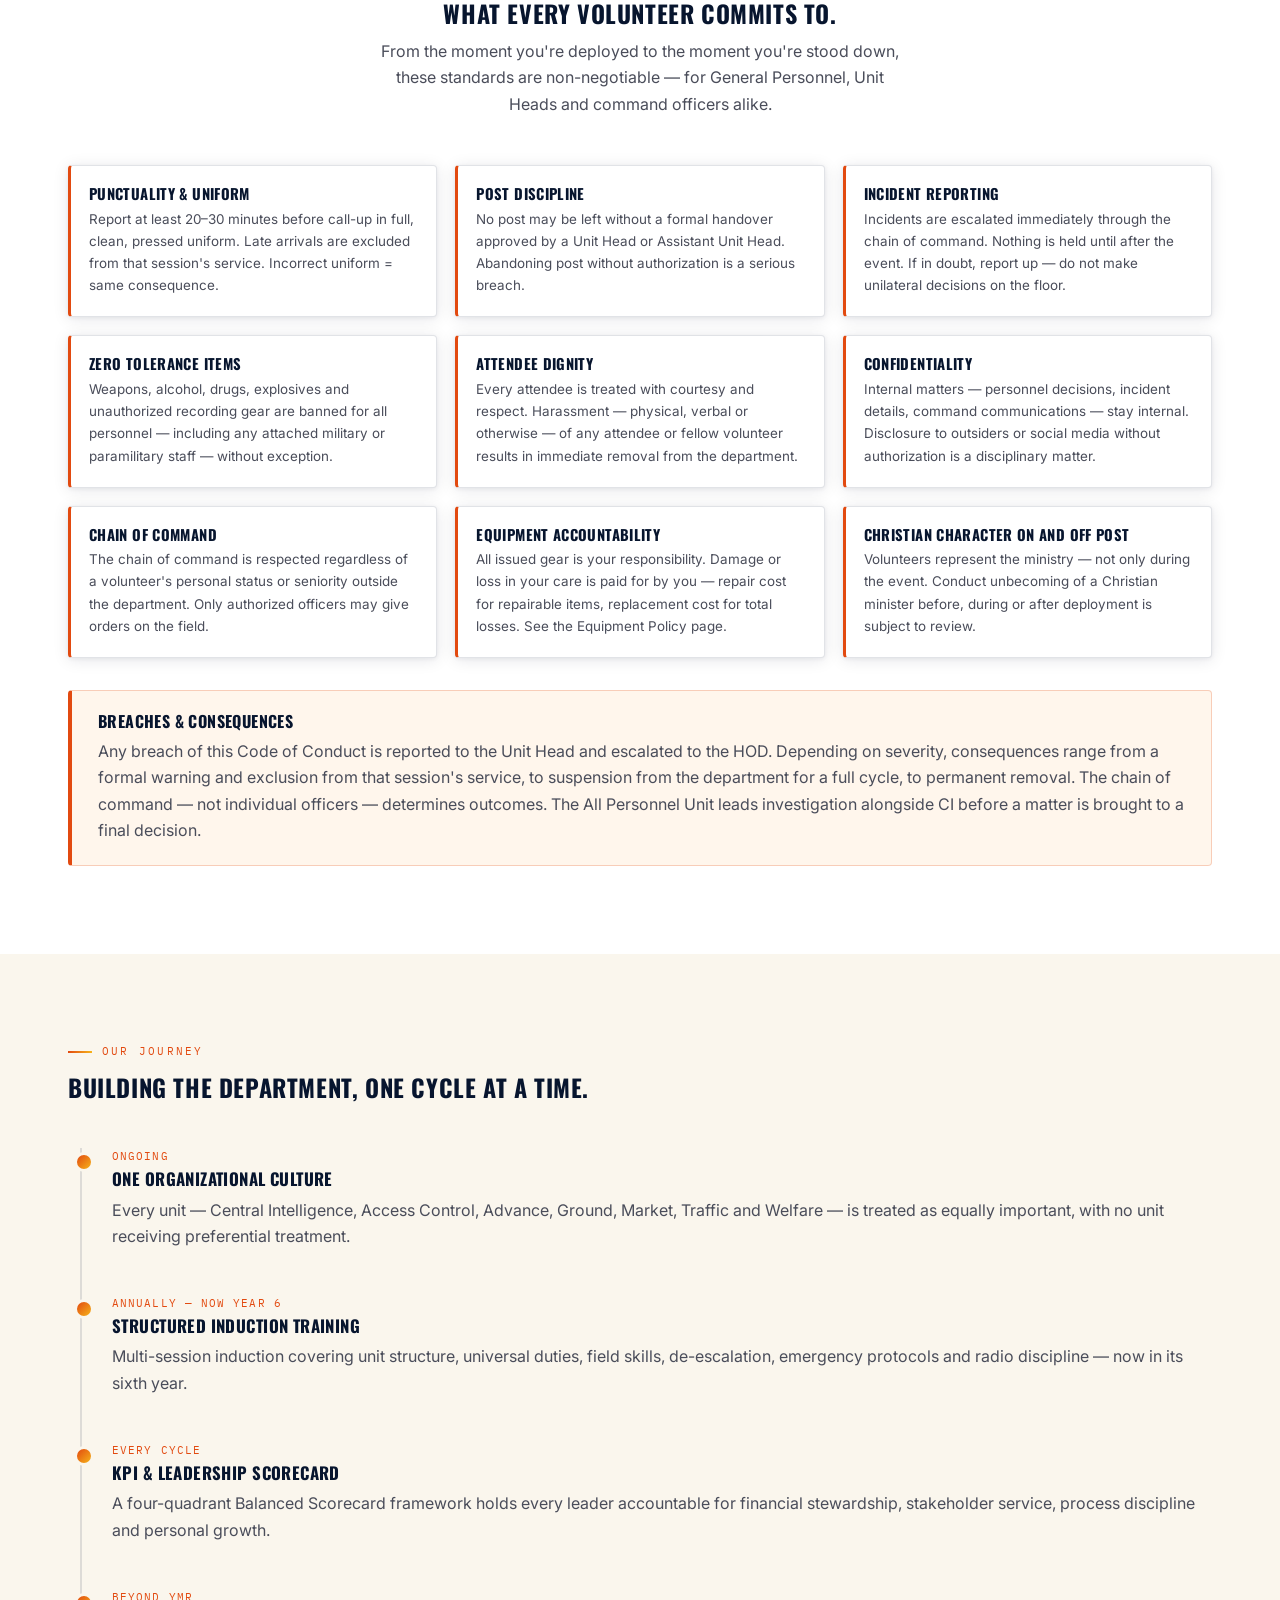
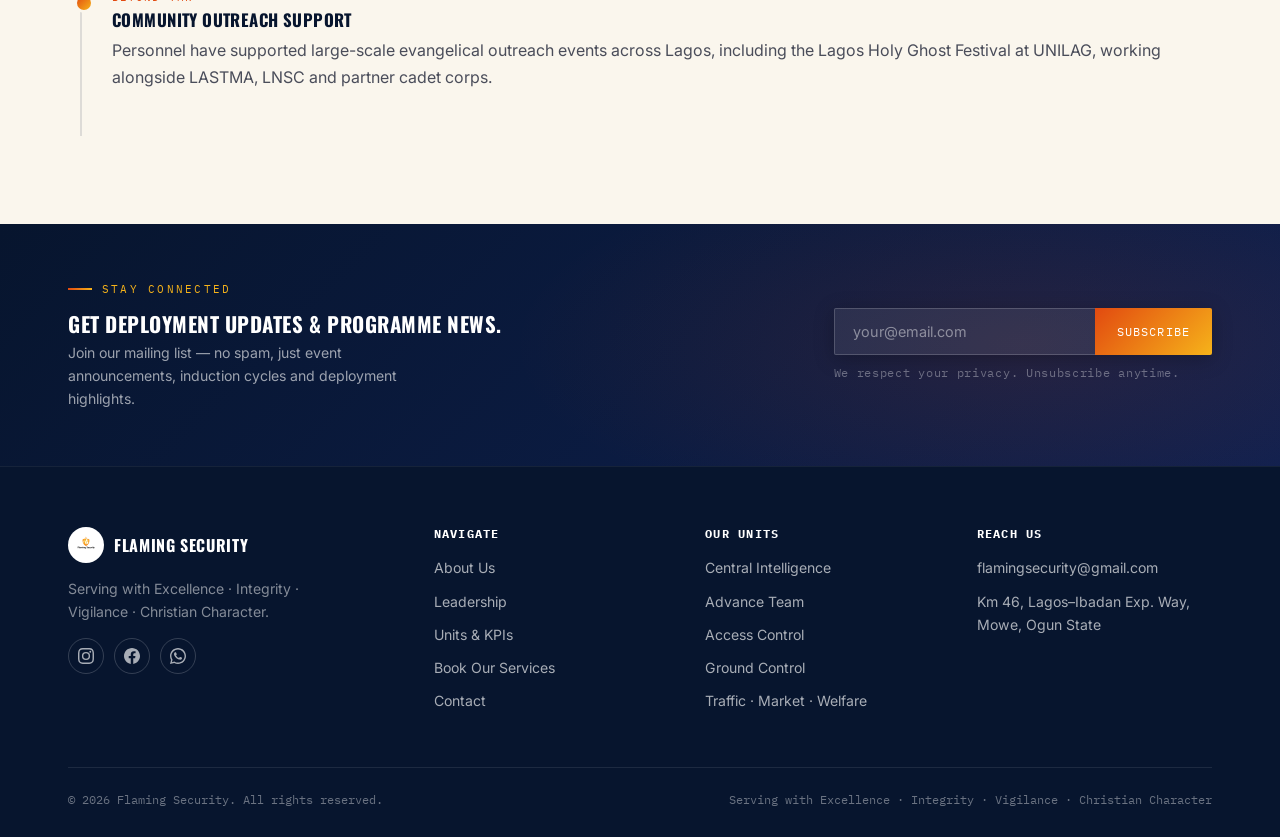
<file: about.html>
<!DOCTYPE html>
<html lang="en">
<head>
<meta charset="UTF-8">
<meta name="viewport" content="width=device-width, initial-scale=1.0">
<title>About — Flaming Security</title>
<meta property="og:title" content="About — Flaming Security">
<meta property="og:description" content="Six years of structured induction training, a code of conduct grounded in faith, and a track record of zero incidents. Learn who we are.">
<meta property="og:image" content="assets/logo.png">
<meta property="og:type" content="website">
<meta name="twitter:card" content="summary_large_image">
<meta name="twitter:title" content="About — Flaming Security">
<meta name="twitter:description" content="Six years of structured induction training, a code of conduct grounded in faith, and a track record of zero incidents. Learn who we are.">
<link rel="icon" href="assets/logo.png">
<link rel="preconnect" href="https://fonts.googleapis.com">
<link href="https://fonts.googleapis.com/css2?family=Oswald:wght@500;600;700&family=Inter:wght@400;500;600;700&family=IBM+Plex+Mono:wght@500;600&display=swap" rel="stylesheet">
<link rel="stylesheet" href="css/style.css">
<style>
  .convener-card{
    display:grid;grid-template-columns:280px 1fr;gap:40px;align-items:start;
    background:var(--paper);border:1px solid var(--line);border-radius:8px;
    overflow:hidden;box-shadow:var(--shadow-card);
    transition:box-shadow .2s;
  }
  .convener-card:hover{box-shadow:var(--shadow-lift);}
  @media(max-width:780px){.convener-card{grid-template-columns:1fr;}}
  .convener-photo{
    position:relative;background:var(--navy);
    min-height:340px;overflow:hidden;
  }
  .convener-photo img{
    width:100%;height:100%;object-fit:cover;object-position:top center;
    display:block;
    filter:contrast(1.04) brightness(1.02);
    transition:transform .4s ease;
  }
  .convener-card:hover .convener-photo img{transform:scale(1.03);}
  .convener-photo-overlay{
    position:absolute;bottom:0;left:0;right:0;
    background:linear-gradient(0deg,rgba(7,21,46,.9) 0%,rgba(7,21,46,.3) 60%,transparent 100%);
    padding:28px 20px 16px;
  }
  .convener-name{color:#fff;font-family:var(--display);font-size:1.1rem;text-transform:uppercase;letter-spacing:.04em;margin:0;}
  .convener-title{color:var(--gold);font-family:var(--mono);font-size:.66rem;letter-spacing:.14em;text-transform:uppercase;display:block;margin-top:3px;}
  .convener-body{padding:28px 28px 28px 0;}
  @media(max-width:780px){.convener-body{padding:24px;}}
  .bio-text{font-size:.93rem;color:var(--ink-soft);line-height:1.75;}
  .bio-text + .bio-text{margin-top:12px;}
  .bio-tag{
    display:inline-flex;align-items:center;gap:6px;
    background:var(--cream);border:1px solid var(--line);
    border-radius:20px;padding:4px 12px;
    font-family:var(--mono);font-size:.64rem;letter-spacing:.08em;text-transform:uppercase;
    color:var(--navy);margin:4px 4px 4px 0;
  }
  .programs-grid{
    display:grid;grid-template-columns:repeat(auto-fill,minmax(200px,1fr));gap:12px;
    margin-top:32px;
  }
  .program-chip{
    background:var(--paper);border:1px solid var(--line);border-radius:6px;
    padding:16px 18px;position:relative;overflow:hidden;
    box-shadow:var(--shadow-card);
    transition:transform .18s, box-shadow .18s;
  }
  .program-chip:hover{transform:translateY(-3px);box-shadow:var(--shadow-lift);}
  .program-chip::before{
    content:"";position:absolute;top:0;left:0;right:0;height:3px;
    background:linear-gradient(90deg,var(--ember),var(--gold));
  }
  .program-chip .yr{font-family:var(--mono);font-size:.68rem;letter-spacing:.12em;color:var(--ember);text-transform:uppercase;}
  .program-chip .theme{font-family:var(--display);font-size:.95rem;color:var(--navy);margin-top:4px;line-height:1.2;text-transform:uppercase;}
  .program-chip.current{
    background:var(--navy);border-color:var(--ember);
  }
  .program-chip.current::before{background:linear-gradient(90deg,var(--gold),var(--ember));}
  .program-chip.current .yr{color:var(--gold);}
  .program-chip.current .theme{color:#fff;}
  .program-chip .sub{font-size:.76rem;color:var(--ink-soft);margin-top:6px;}
  .program-chip.current .sub{color:rgba(255,255,255,.6);}

  /* Code of conduct */
  .coc-grid{display:grid;grid-template-columns:repeat(3,1fr);gap:18px;}
  @media(max-width:840px){.coc-grid{grid-template-columns:1fr 1fr;}}
  @media(max-width:500px){.coc-grid{grid-template-columns:1fr;}}
  .coc-item{
    background:var(--paper);border:1px solid var(--line);
    border-left:3px solid var(--ember);
    border-radius:4px;padding:20px 18px;
    box-shadow:var(--shadow-card);
    transition:transform .18s;
  }
  .coc-item:hover{transform:translateY(-2px);}
  .coc-item h4{font-size:.92rem;margin-bottom:6px;}
  .coc-item p{font-size:.84rem;margin:0;}
</style>
</head>
<body>

<!-- Announcement bar -->
<div class="announcement-bar" id="ann-bar">
  <span class="pulse-dot"></span>
  <span>🔥 Now accepting event bookings for 2026 — <a href="services.html">Book Flaming Security for your event</a></span>
  <button class="announcement-close" onclick="document.getElementById('ann-bar').style.display='none'" aria-label="Close">&times;</button>
</div>
<header class="site-header">
  <nav class="nav">
    <a href="index.html" class="brand">
      <img src="assets/logo.png" alt="Flaming Security logo">
      <span class="brand-text">Flaming Security<span>Serving with Excellence</span></span>
    </a>
    <button class="nav-toggle" aria-label="Toggle menu" aria-expanded="false">☰</button>
    <ul class="nav-links">
      <li><a href="index.html">Home</a></li>
      <li><a href="about.html">About</a></li>
      <li><a href="leadership.html">Leadership</a></li>
      <li><a href="units.html">Units &amp; KPIs</a></li>
      <li><a href="services.html" class="book-badge">Book Us</a></li>
      <li><a href="contact.html" class="cta">Contact</a></li>
    </ul>
  </nav>
</header>

<section class="page-hero">
  <div class="container">
    <span class="crumb">About the Department</span>
    <h1>Why we serve.</h1>
    <p>Flaming Security is the volunteer security department of the Young Ministers' Retreat — built to protect people so that ministry can happen without fear.</p>
  </div>
</section>

<!-- MANDATE + VALUES -->
<section>
  <div class="container grid grid-2" style="gap:56px;">
    <div class="reveal">
      <div class="eyebrow">Our Mandate</div>
      <h2>Security as an act of service.</h2>
      <p>Every YMR gathering brings ministers, guests and thousands of attendees into one space. Flaming Security exists to make that space safe — scouting venues before anyone else arrives, holding the perimeter during the event, and following up with every volunteer after it ends. We are now in our sixth year of structured induction training and deployment.</p>
      <p>We operate on a simple principle: firmness paired with courtesy. Every attendee is treated with dignity. Every post is held until properly relieved. Every incident is reported up the chain, not sat on until convenient.</p>
    </div>
    <div class="reveal" style="transition-delay:.1s;">
      <div class="eyebrow">Core Values</div>
      <h2>What we hold ourselves to.</h2>
      <div class="policy-list">
        <div style="display:flex;gap:14px;padding:14px 0;border-top:1px solid var(--line-soft);"><span class="num">01</span><div><strong>Excellence</strong><p style="margin:0;">A long-term standard of professionalism — never compromised for short-term convenience.</p></div></div>
        <div style="display:flex;gap:14px;padding:14px 0;border-top:1px solid var(--line-soft);"><span class="num">02</span><div><strong>Integrity</strong><p style="margin:0;">Confidentiality of internal matters is mandatory. Gossip and disclosure to outsiders is not tolerated.</p></div></div>
        <div style="display:flex;gap:14px;padding:14px 0;border-top:1px solid var(--line-soft);"><span class="num">03</span><div><strong>Vigilance</strong><p style="margin:0;">Situational awareness at every post — scanning zones, knowing your baseline, watching behaviour.</p></div></div>
        <div style="display:flex;gap:14px;padding:14px 0;border-top:1px solid var(--line-soft);"><span class="num">04</span><div><strong>Christian Character</strong><p style="margin:0;">A mindset of forgiveness and respect; zero tolerance for harassment of attendees or fellow volunteers.</p></div></div>
      </div>
    </div>
  </div>
</section>

<!-- CONVENER SECTION -->
<section class="section-alt">
  <div class="container">
    <div class="section-head center reveal">
      <div class="eyebrow" style="justify-content:center;">About the Convener</div>
      <h2>The ministry behind the mission.</h2>
      <p style="max-width:54ch;margin:0 auto;">Flaming Security serves under the YMR convener and his wife — whose ministry of revival, worship and women's empowerment shapes the culture every volunteer upholds on the field.</p>
    </div>

    <!-- P. Daniel -->
    <div class="convener-card reveal" style="margin-bottom:28px;">
      <div class="convener-photo">
        <img src="assets/leaders/pdaniel.jpg" alt="Pastor Daniel Olawande — YMR Convener" loading="lazy">
        <div class="convener-photo-overlay">
          <p class="convener-name">Pastor Daniel Olawande</p>
          <span class="convener-title">YMR Convener · Minister · Revivalist</span>
        </div>
      </div>
      <div class="convener-body">
        <div class="eyebrow">The Convener</div>
        <h2 style="font-size:1.5rem;margin-bottom:16px;">P. Daniel</h2>
        <p class="bio-text">Pastor Daniel Olawande — known widely as P. Daniel — is a minister, songwriter, revivalist, pastor and youth leader born on August 8, 1991, in Ekiti State, Nigeria. He grew up in a devout Christian family and pursued his education in Biology Education and Educational Psychology.</p>
        <p class="bio-text">P. Daniel is an ordained minister in the Redeemed Christian Church of God (RCCG) and serves as the lead pastor of RCCG The Envoys in Lagos. He holds several roles within the RCCG including National Youth President and Youth Evangelist.</p>
        <p class="bio-text">His music — including "Iferepo" and "Rainfall" — features heartfelt Yoruba and English worship, often in collaboration with his wife, Pastor Mrs. Oluwanifemi Olawande. His ministry has inspired a global audience, and in 2020 he was recognized as one of Nigeria's 100 Guardians of Faith.</p>
        <div style="margin-top:18px;">
          <span class="bio-tag">RCCG Ordained Minister</span>
          <span class="bio-tag">Lead Pastor — The Envoys Lagos</span>
          <span class="bio-tag">National Youth President</span>
          <span class="bio-tag">100 Guardians of Faith 2020</span>
          <span class="bio-tag">Songwriter &amp; Revivalist</span>
        </div>
      </div>
    </div>

    <!-- Nifemi -->
    <div class="convener-card reveal" style="transition-delay:.1s;">
      <div class="convener-photo">
        <img src="assets/leaders/nifemi.jpg" alt="Pastor Nifemi Olawande — Co-Convener" loading="lazy">
        <div class="convener-photo-overlay">
          <p class="convener-name">Nifemi Olawande</p>
          <span class="convener-title">Pastor · Author · Women's Empowerment Leader</span>
        </div>
      </div>
      <div class="convener-body">
        <div class="eyebrow">Co-Convener &amp; First Lady</div>
        <h2 style="font-size:1.5rem;margin-bottom:16px;">Pastor Nifemi Olawande</h2>
        <p class="bio-text">Nifemi Olawande is a multifaceted individual with a passion for empowering women and children through education and spiritual growth. She is the Executive Director of The Prophetic Woman, a non-governmental organization focused on spiritual discipleship and women's empowerment.</p>
        <p class="bio-text">Her Spiritual Growth Bootcamp (SGBC) is an annual 14-day intensive designed to help believers deepen their intimacy with God and rekindle their passion for Him. As a fashion entrepreneur, she leads Phos Doxa Clothings (PDC), a brand offering ready-to-wear dresses globally.</p>
        <p class="bio-text">Nifemi is also an author, having written four books that have significantly impacted the lives of over 7,000 women. Her commitment to raising an army of women whose hearts burn for God is evident across every platform she serves.</p>
        <div style="margin-top:18px;">
          <span class="bio-tag">Executive Director — The Prophetic Woman</span>
          <span class="bio-tag">SGBC Founder</span>
          <span class="bio-tag">Fashion Entrepreneur — Phos Doxa Clothings</span>
          <span class="bio-tag">Author · 4 Published Books</span>
          <span class="bio-tag">7,000+ Women Impacted</span>
        </div>
      </div>
    </div>
  </div>
</section>

<!-- PROGRAMS AT A GLANCE -->
<section>
  <div class="container">
    <div class="section-head center reveal">
      <div class="eyebrow" style="justify-content:center;">YMR Security Programs</div>
      <h2>Programs at a glance.</h2>
      <p style="max-width:52ch;margin:0 auto;">Every year, Flaming Security deploys around a theme that reflects the season of the ministry. Six years of training. One consistent standard.</p>
    </div>
    <div class="programs-grid">
      <div class="program-chip reveal">
        <div class="yr">2017</div>
        <div class="theme">The Emergence</div>
        <div class="sub">Fire for needed impact</div>
      </div>
      <div class="program-chip reveal" style="transition-delay:.04s;">
        <div class="yr">2018</div>
        <div class="theme">Explosive Exploits</div>
      </div>
      <div class="program-chip reveal" style="transition-delay:.08s;">
        <div class="yr">2019</div>
        <div class="theme">Fire to Take the City</div>
      </div>
      <div class="program-chip reveal" style="transition-delay:.12s;">
        <div class="yr">2020</div>
        <div class="theme">Go in This Thy Might</div>
      </div>
      <div class="program-chip reveal" style="transition-delay:.16s;">
        <div class="yr">2021</div>
        <div class="theme">Weapons of War</div>
      </div>
      <div class="program-chip reveal" style="transition-delay:.20s;">
        <div class="yr">2022</div>
        <div class="theme">Witnesses</div>
      </div>
      <div class="program-chip reveal" style="transition-delay:.24s;">
        <div class="yr">2023</div>
        <div class="theme">The Rain</div>
      </div>
      <div class="program-chip reveal" style="transition-delay:.28s;">
        <div class="yr">2024</div>
        <div class="theme">Floodgates</div>
      </div>
      <div class="program-chip reveal" style="transition-delay:.32s;">
        <div class="yr">2025</div>
        <div class="theme">The New Army</div>
      </div>
      <div class="program-chip current reveal" style="transition-delay:.36s;">
        <div class="yr">2026 — Announced</div>
        <div class="theme">City Takers</div>
        <div class="sub">LHG — Holy Ghost Festival 2026 at UNILAG · YAC · JMBS (In Progress) · Qavah (In Progress)</div>
      </div>
    </div>
  </div>
</section>

<!-- CODE OF CONDUCT -->
<section class="section-alt">
  <div class="container">
    <div class="section-head center reveal">
      <div class="eyebrow" style="justify-content:center;">Code of Conduct</div>
      <h2>What every volunteer commits to.</h2>
      <p style="max-width:52ch;margin:0 auto;">From the moment you're deployed to the moment you're stood down, these standards are non-negotiable — for General Personnel, Unit Heads and command officers alike.</p>
    </div>
    <div class="coc-grid">
      <div class="coc-item reveal">
        <h4>Punctuality &amp; Uniform</h4>
        <p>Report at least 20–30 minutes before call-up in full, clean, pressed uniform. Late arrivals are excluded from that session's service. Incorrect uniform = same consequence.</p>
      </div>
      <div class="coc-item reveal" style="transition-delay:.06s;">
        <h4>Post Discipline</h4>
        <p>No post may be left without a formal handover approved by a Unit Head or Assistant Unit Head. Abandoning post without authorization is a serious breach.</p>
      </div>
      <div class="coc-item reveal" style="transition-delay:.12s;">
        <h4>Incident Reporting</h4>
        <p>Incidents are escalated immediately through the chain of command. Nothing is held until after the event. If in doubt, report up — do not make unilateral decisions on the floor.</p>
      </div>
      <div class="coc-item reveal" style="transition-delay:.18s;">
        <h4>Zero Tolerance Items</h4>
        <p>Weapons, alcohol, drugs, explosives and unauthorized recording gear are banned for all personnel — including any attached military or paramilitary staff — without exception.</p>
      </div>
      <div class="coc-item reveal" style="transition-delay:.24s;">
        <h4>Attendee Dignity</h4>
        <p>Every attendee is treated with courtesy and respect. Harassment — physical, verbal or otherwise — of any attendee or fellow volunteer results in immediate removal from the department.</p>
      </div>
      <div class="coc-item reveal" style="transition-delay:.30s;">
        <h4>Confidentiality</h4>
        <p>Internal matters — personnel decisions, incident details, command communications — stay internal. Disclosure to outsiders or social media without authorization is a disciplinary matter.</p>
      </div>
      <div class="coc-item reveal" style="transition-delay:.36s;">
        <h4>Chain of Command</h4>
        <p>The chain of command is respected regardless of a volunteer's personal status or seniority outside the department. Only authorized officers may give orders on the field.</p>
      </div>
      <div class="coc-item reveal" style="transition-delay:.42s;">
        <h4>Equipment Accountability</h4>
        <p>All issued gear is your responsibility. Damage or loss in your care is paid for by you — repair cost for repairable items, replacement cost for total losses. See the Equipment Policy page.</p>
      </div>
      <div class="coc-item reveal" style="transition-delay:.48s;">
        <h4>Christian Character On and Off Post</h4>
        <p>Volunteers represent the ministry — not only during the event. Conduct unbecoming of a Christian minister before, during or after deployment is subject to review.</p>
      </div>
    </div>
    <div class="callout" style="margin-top:32px;">
      <h4>Breaches &amp; Consequences</h4>
      <p style="margin:0;">Any breach of this Code of Conduct is reported to the Unit Head and escalated to the HOD. Depending on severity, consequences range from a formal warning and exclusion from that session's service, to suspension from the department for a full cycle, to permanent removal. The chain of command — not individual officers — determines outcomes. The All Personnel Unit leads investigation alongside CI before a matter is brought to a final decision.</p>
    </div>
  </div>
</section>

<!-- JOURNEY TIMELINE -->
<section>
  <div class="container">
    <div class="section-head reveal">
      <div class="eyebrow">Our Journey</div>
      <h2>Building the department, one cycle at a time.</h2>
    </div>
    <div class="timeline">
      <div class="tl-item">
        <span class="when">Ongoing</span>
        <h3 style="font-size:1.05rem;">One Organizational Culture</h3>
        <p>Every unit — Central Intelligence, Access Control, Advance, Ground, Market, Traffic and Welfare — is treated as equally important, with no unit receiving preferential treatment.</p>
      </div>
      <div class="tl-item">
        <span class="when">Annually — Now Year 6</span>
        <h3 style="font-size:1.05rem;">Structured Induction Training</h3>
        <p>Multi-session induction covering unit structure, universal duties, field skills, de-escalation, emergency protocols and radio discipline — now in its sixth year.</p>
      </div>
      <div class="tl-item">
        <span class="when">Every Cycle</span>
        <h3 style="font-size:1.05rem;">KPI &amp; Leadership Scorecard</h3>
        <p>A four-quadrant Balanced Scorecard framework holds every leader accountable for financial stewardship, stakeholder service, process discipline and personal growth.</p>
      </div>
      <div class="tl-item">
        <span class="when">Beyond YMR</span>
        <h3 style="font-size:1.05rem;">Community Outreach Support</h3>
        <p>Personnel have supported large-scale evangelical outreach events across Lagos, including the Lagos Holy Ghost Festival at UNILAG, working alongside LASTMA, LNSC and partner cadet corps.</p>
      </div>
    </div>
  </div>
</section>


<!-- NEWSLETTER -->
<div class="newsletter-bar">
  <div class="container newsletter-inner">
    <div>
      <div class="eyebrow" style="color:var(--gold);">Stay Connected</div>
      <h3 style="color:#fff;font-size:1.3rem;margin:0;">Get deployment updates &amp; programme news.</h3>
      <p style="color:rgba(255,255,255,.6);font-size:.88rem;margin:6px 0 0;max-width:38ch;">Join our mailing list — no spam, just event announcements, induction cycles and deployment highlights.</p>
    </div>
    <div>
      <form class="newsletter-form" onsubmit="handleNewsletter(event)">
        <input type="email" class="newsletter-input" placeholder="your@email.com" required aria-label="Email address">
        <button type="submit" class="newsletter-btn">Subscribe</button>
      </form>
      <p style="color:rgba(255,255,255,.35);font-size:.72rem;margin:8px 0 0;font-family:var(--mono);letter-spacing:.06em;">We respect your privacy. Unsubscribe anytime.</p>
    </div>
  </div>
</div>

<footer>
  <div class="container">
    <div class="footer-grid">
      <div>
        <div class="footer-brand">
          <img src="assets/logo.png" alt="Flaming Security logo">
          <strong style="color:#fff;font-family:var(--display);text-transform:uppercase;letter-spacing:.04em;">Flaming Security</strong>
        </div>
        <p style="color:rgba(255,255,255,.5);font-size:.88rem;max-width:30ch;">Serving with Excellence · Integrity · Vigilance · Christian Character.</p>
        <div class="social-links">
          <a href="#" class="social-link" aria-label="Instagram"><svg viewBox="0 0 24 24"><path d="M12 2.163c3.204 0 3.584.012 4.85.07 3.252.148 4.771 1.691 4.919 4.919.058 1.265.069 1.645.069 4.849 0 3.205-.012 3.584-.069 4.849-.149 3.225-1.664 4.771-4.919 4.919-1.266.058-1.644.07-4.85.07-3.204 0-3.584-.012-4.849-.07-3.26-.149-4.771-1.699-4.919-4.92-.058-1.265-.07-1.644-.07-4.849 0-3.204.013-3.583.07-4.849.149-3.227 1.664-4.771 4.919-4.919 1.266-.057 1.645-.069 4.849-.069zM12 0C8.741 0 8.333.014 7.053.072 2.695.272.273 2.69.073 7.052.014 8.333 0 8.741 0 12c0 3.259.014 3.668.072 4.948.2 4.358 2.618 6.78 6.98 6.98C8.333 23.986 8.741 24 12 24c3.259 0 3.668-.014 4.948-.072 4.354-.2 6.782-2.618 6.979-6.98.059-1.28.073-1.689.073-4.948 0-3.259-.014-3.667-.072-4.947-.196-4.354-2.617-6.78-6.979-6.98C15.668.014 15.259 0 12 0zm0 5.838a6.162 6.162 0 100 12.324 6.162 6.162 0 000-12.324zM12 16a4 4 0 110-8 4 4 0 010 8zm6.406-11.845a1.44 1.44 0 100 2.881 1.44 1.44 0 000-2.881z"/></svg></a>
          <a href="#" class="social-link" aria-label="Facebook"><svg viewBox="0 0 24 24"><path d="M24 12.073c0-6.627-5.373-12-12-12s-12 5.373-12 12c0 5.99 4.388 10.954 10.125 11.854v-8.385H7.078v-3.47h3.047V9.43c0-3.007 1.792-4.669 4.533-4.669 1.312 0 2.686.235 2.686.235v2.953H15.83c-1.491 0-1.956.925-1.956 1.874v2.25h3.328l-.532 3.47h-2.796v8.385C19.612 23.027 24 18.062 24 12.073z"/></svg></a>
          <a href="https://wa.me/2349068549539" class="social-link" aria-label="WhatsApp" target="_blank" rel="noopener"><svg viewBox="0 0 24 24"><path d="M17.472 14.382c-.297-.149-1.758-.867-2.03-.967-.273-.099-.471-.148-.67.15-.197.297-.767.966-.94 1.164-.173.199-.347.223-.644.075-.297-.15-1.255-.463-2.39-1.475-.883-.788-1.48-1.761-1.653-2.059-.173-.297-.018-.458.13-.606.134-.133.298-.347.446-.52.149-.174.198-.298.298-.497.099-.198.05-.371-.025-.52-.075-.149-.669-1.612-.916-2.207-.242-.579-.487-.5-.669-.51-.173-.008-.371-.01-.57-.01-.198 0-.52.074-.792.372-.272.297-1.04 1.016-1.04 2.479 0 1.462 1.065 2.875 1.213 3.074.149.198 2.096 3.2 5.077 4.487.709.306 1.262.489 1.694.625.712.227 1.36.195 1.871.118.571-.085 1.758-.719 2.006-1.413.248-.694.248-1.289.173-1.413-.074-.124-.272-.198-.57-.347zM12 0C5.373 0 0 5.373 0 12c0 2.138.566 4.14 1.546 5.877L.057 23.997l6.305-1.654A11.954 11.954 0 0012 24c6.627 0 12-5.373 12-12S18.627 0 12 0zm0 21.894a9.878 9.878 0 01-5.034-1.374l-.36-.214-3.742.981.999-3.648-.235-.374A9.846 9.846 0 012.106 12C2.106 6.58 6.58 2.106 12 2.106S21.894 6.58 21.894 12 17.42 21.894 12 21.894z"/></svg></a>
        </div>
      </div>
      <div>
        <h4>Navigate</h4>
        <ul>
          <li><a href="about.html">About Us</a></li>
          <li><a href="leadership.html">Leadership</a></li>
          <li><a href="units.html">Units &amp; KPIs</a></li>
          <li><a href="services.html">Book Our Services</a></li>
          <li><a href="contact.html">Contact</a></li>
        </ul>
      </div>
      <div>
        <h4>Our Units</h4>
        <ul>
          <li>Central Intelligence</li>
          <li>Advance Team</li>
          <li>Access Control</li>
          <li>Ground Control</li>
          <li>Traffic · Market · Welfare</li>
        </ul>
      </div>
      <div>
        <h4>Reach Us</h4>
        <ul>
          <li><a href="mailto:flamingsecurity@gmail.com">flamingsecurity@gmail.com</a></li>
          <li>Km 46, Lagos–Ibadan Exp. Way, Mowe, Ogun State</li>
        </ul>
      </div>
    </div>
    <div class="footer-bottom">
      <span>© <span id="year"></span> Flaming Security. All rights reserved.</span>
      <span>Serving with Excellence · Integrity · Vigilance · Christian Character</span>
    </div>
  </div>
</footer>

<!-- WhatsApp Float -->
<a href="https://wa.me/2349068549539?text=Hello%20Flaming%20Security%2C%20I'd%20like%20to%20enquire%20about%20your%20services." class="wa-float" target="_blank" rel="noopener" aria-label="Chat on WhatsApp">
  <svg viewBox="0 0 24 24" fill="#fff"><path d="M17.472 14.382c-.297-.149-1.758-.867-2.03-.967-.273-.099-.471-.148-.67.15-.197.297-.767.966-.94 1.164-.173.199-.347.223-.644.075-.297-.15-1.255-.463-2.39-1.475-.883-.788-1.48-1.761-1.653-2.059-.173-.297-.018-.458.13-.606.134-.133.298-.347.446-.52.149-.174.198-.298.298-.497.099-.198.05-.371-.025-.52-.075-.149-.669-1.612-.916-2.207-.242-.579-.487-.5-.669-.51-.173-.008-.371-.01-.57-.01-.198 0-.52.074-.792.372-.272.297-1.04 1.016-1.04 2.479 0 1.462 1.065 2.875 1.213 3.074.149.198 2.096 3.2 5.077 4.487.709.306 1.262.489 1.694.625.712.227 1.36.195 1.871.118.571-.085 1.758-.719 2.006-1.413.248-.694.248-1.289.173-1.413-.074-.124-.272-.198-.57-.347zM12 0C5.373 0 0 5.373 0 12c0 2.138.566 4.14 1.546 5.877L.057 23.997l6.305-1.654A11.954 11.954 0 0012 24c6.627 0 12-5.373 12-12S18.627 0 12 0zm0 21.894a9.878 9.878 0 01-5.034-1.374l-.36-.214-3.742.981.999-3.648-.235-.374A9.846 9.846 0 012.106 12C2.106 6.58 6.58 2.106 12 2.106S21.894 6.58 21.894 12 17.42 21.894 12 21.894z"/></svg>
</a>


<script>
function handleNewsletter(e){
  e.preventDefault();
  var email = e.target.querySelector('input').value;
  window.location.href = 'mailto:flamingsecurity@gmail.com?subject=Newsletter%20Subscription&body=Please%20add%20me%20to%20your%20mailing%20list%3A%20' + encodeURIComponent(email);
}
</script>


<!-- Sticky Booking Bar -->
<div class="sticky-book" id="sticky-book">
  <div class="sticky-book-text"><strong>Need security for your event?</strong> We're accepting bookings for 2026.</div>
  <div class="sticky-book-actions">
    <a href="services.html" class="btn btn-primary" style="padding:10px 20px;font-size:.72rem;">View Services</a>
    <a href="https://wa.me/2349068549539?text=Hello%2C%20I'd%20like%20to%20book%20Flaming%20Security." target="_blank" rel="noopener" class="btn btn-ghost" style="padding:10px 20px;font-size:.72rem;color:#25D366;border-color:#25D366;">WhatsApp</a>
  </div>
</div>
<button class="back-top" id="back-top" aria-label="Back to top" onclick="window.scrollTo({top:0,behavior:'smooth'})">
  <svg viewBox="0 0 24 24" fill="currentColor"><path d="M12 4l-8 8h5v8h6v-8h5z"/></svg>
</button>
<nav class="mobile-bottom-nav" aria-label="Mobile navigation">
  <a href="index.html"><svg viewBox="0 0 24 24" fill="currentColor"><path d="M10 20v-6h4v6h5v-8h3L12 3 2 12h3v8z"/></svg>Home</a>
  <a href="about.html"><svg viewBox="0 0 24 24" fill="currentColor"><path d="M12 2C6.48 2 2 6.48 2 12s4.48 10 10 10 10-4.48 10-10S17.52 2 12 2zm1 15h-2v-6h2v6zm0-8h-2V7h2v2z"/></svg>About</a>
  <a href="services.html" class="book-now"><svg viewBox="0 0 24 24" fill="currentColor"><path d="M12 1L3 5v6c0 5.55 3.84 10.74 9 12 5.16-1.26 9-6.45 9-12V5l-9-4z"/></svg>Book Us</a>
  <a href="leadership.html"><svg viewBox="0 0 24 24" fill="currentColor"><path d="M16 11c1.66 0 2.99-1.34 2.99-3S17.66 5 16 5c-1.66 0-3 1.34-3 3s1.34 3 3 3zm-8 0c1.66 0 2.99-1.34 2.99-3S9.66 5 8 5 5 6.34 5 8s1.34 3 3 3zm0 2c-2.33 0-7 1.17-7 3.5V19h14v-2.5c0-2.33-4.67-3.5-7-3.5zm8 0c-.29 0-.62.02-.97.05 1.16.84 1.97 1.97 1.97 3.45V19h6v-2.5c0-2.33-4.67-3.5-7-3.5z"/></svg>Team</a>
  <a href="contact.html"><svg viewBox="0 0 24 24" fill="currentColor"><path d="M20 4H4c-1.1 0-2 .9-2 2v12c0 1.1.9 2 2 2h16c1.1 0 2-.9 2-2V6c0-1.1-.9-2-2-2zm0 4l-8 5-8-5V6l8 5 8-5v2z"/></svg>Contact</a>
</nav>
<script>
(function(){
  var sticky=document.getElementById('sticky-book');
  var backTop=document.getElementById('back-top');
  var triggered=false;
  window.addEventListener('scroll',function(){
    var y=window.scrollY;
    if(y>500&&!triggered){sticky.classList.add('visible');triggered=true;}
    if(y<300&&triggered){sticky.classList.remove('visible');triggered=false;}
    if(backTop){y>400?backTop.classList.add('visible'):backTop.classList.remove('visible');}
  });
  var here=location.pathname.split('/').pop()||'index.html';
  document.querySelectorAll('.mobile-bottom-nav a').forEach(function(a){
    if(a.getAttribute('href')===here)a.classList.add('active');
  });
})();
function handleNewsletter(e){
  e.preventDefault();
  var email=e.target.querySelector('input').value;
  window.location.href='mailto:flamingsecurity@gmail.com?subject=Newsletter%20Subscription&body=Please%20add%20me%3A%20'+encodeURIComponent(email);
}
</script>

<script src="js/main.js"></script>
</body>
</html>
</file>
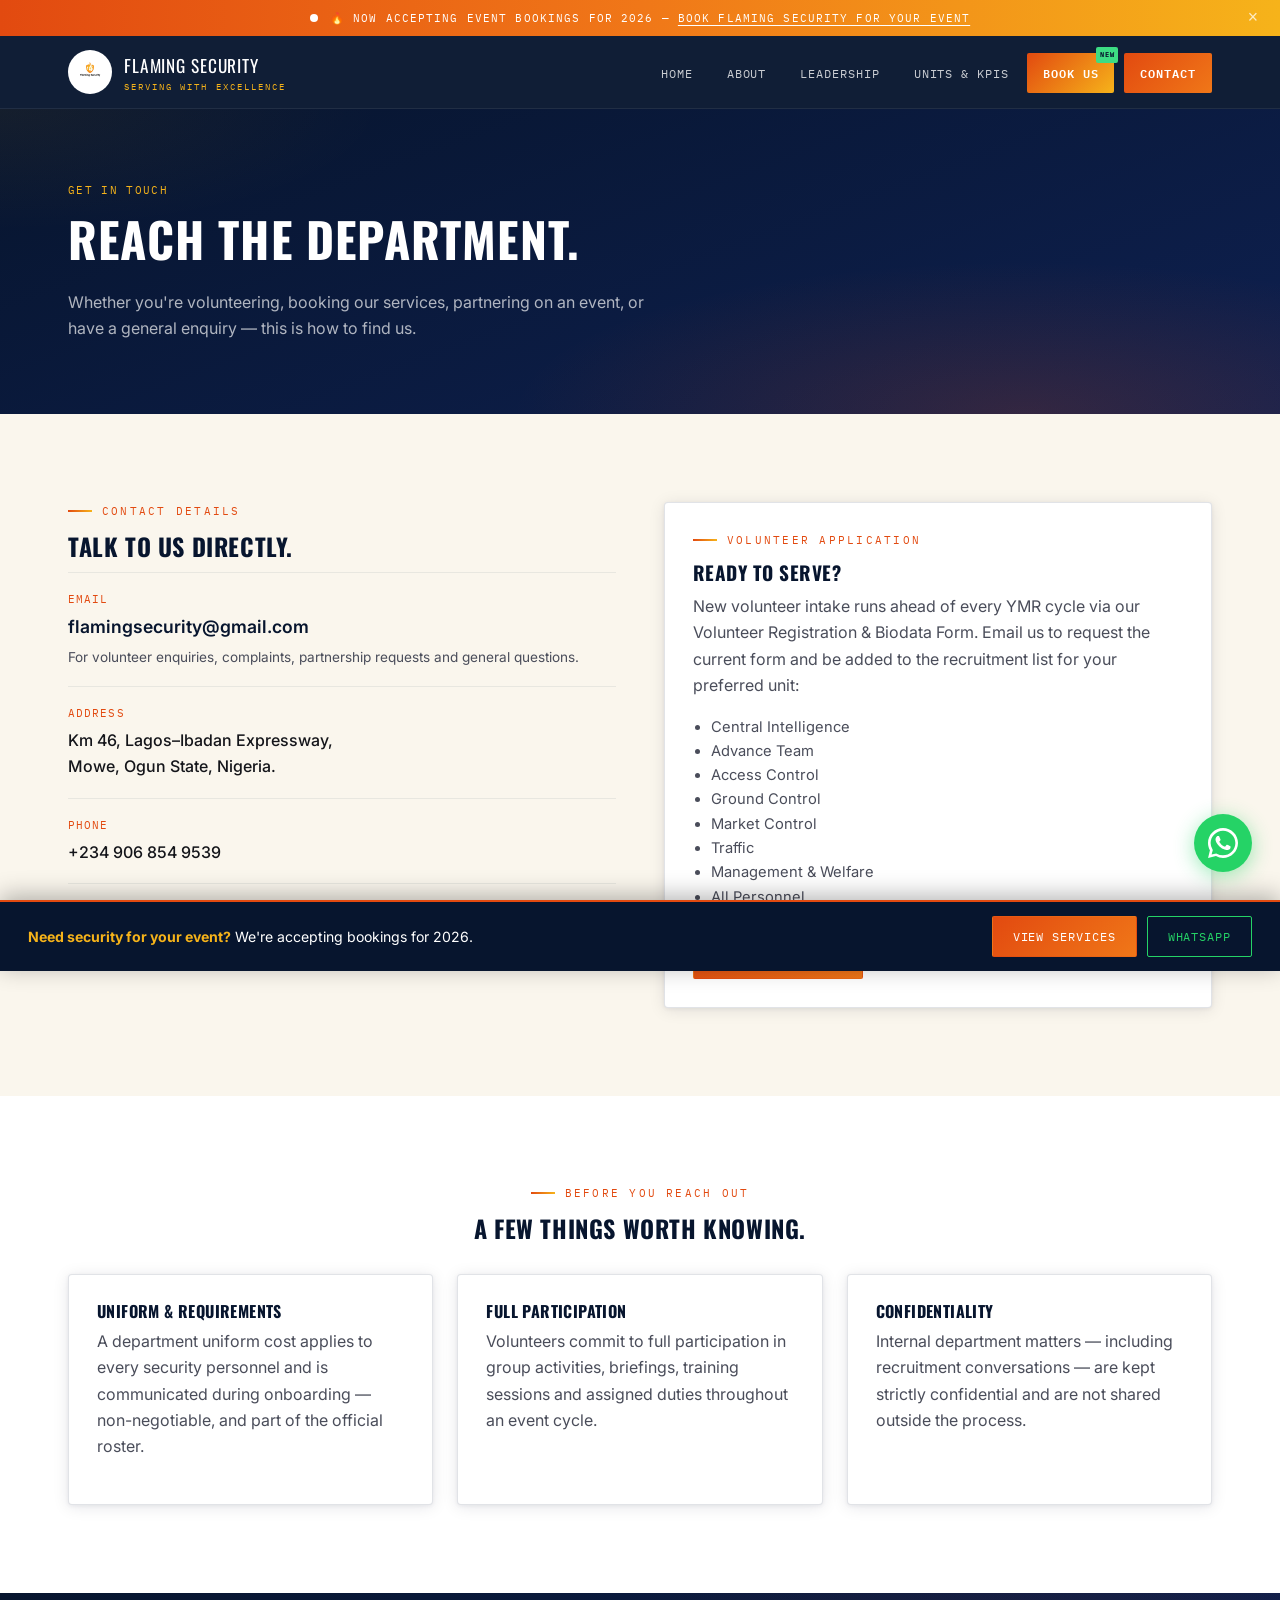
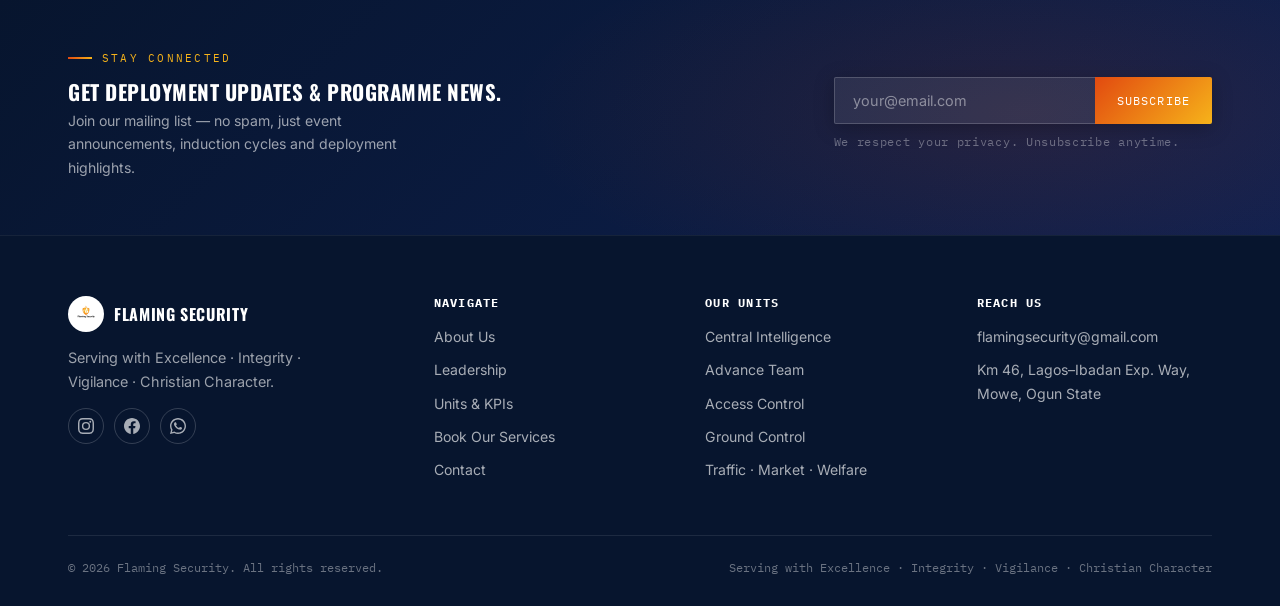
<file: contact.html>
<!DOCTYPE html>
<html lang="en">
<head>
<meta charset="UTF-8">
<meta name="viewport" content="width=device-width, initial-scale=1.0">
<title>Contact — Flaming Security</title>
<meta property="og:title" content="Contact — Flaming Security">
<meta property="og:description" content="Volunteer, partner or book Flaming Security for your event. Reach the General Secretariat directly.">
<meta property="og:image" content="assets/logo.png">
<meta property="og:type" content="website">
<meta name="twitter:card" content="summary_large_image">
<meta name="twitter:title" content="Contact — Flaming Security">
<meta name="twitter:description" content="Volunteer, partner or book Flaming Security for your event. Reach the General Secretariat directly.">
<link rel="icon" href="assets/logo.png">
<link rel="preconnect" href="https://fonts.googleapis.com">
<link href="https://fonts.googleapis.com/css2?family=Oswald:wght@500;600;700&family=Inter:wght@400;500;600;700&family=IBM+Plex+Mono:wght@500;600&display=swap" rel="stylesheet">
<link rel="stylesheet" href="css/style.css">
</head>
<body>

<!-- Announcement bar -->
<div class="announcement-bar" id="ann-bar">
  <span class="pulse-dot"></span>
  <span>🔥 Now accepting event bookings for 2026 — <a href="services.html">Book Flaming Security for your event</a></span>
  <button class="announcement-close" onclick="document.getElementById('ann-bar').style.display='none'" aria-label="Close">&times;</button>
</div>
<header class="site-header">
  <nav class="nav">
    <a href="index.html" class="brand">
      <img src="assets/logo.png" alt="Flaming Security logo">
      <span class="brand-text">Flaming Security<span>Serving with Excellence</span></span>
    </a>
    <button class="nav-toggle" aria-label="Toggle menu">☰</button>
    <ul class="nav-links">
      <li><a href="index.html">Home</a></li>
      <li><a href="about.html">About</a></li>
      <li><a href="leadership.html">Leadership</a></li>
      <li><a href="units.html">Units &amp; KPIs</a></li>
      <li><a href="services.html" class="book-badge">Book Us</a></li>
      <li><a href="contact.html" class="cta">Contact</a></li>
    </ul>
  </nav>
</header>

<section class="page-hero">
  <div class="container">
    <span class="crumb">Get In Touch</span>
    <h1>Reach the department.</h1>
    <p>Whether you're volunteering, booking our services, partnering on an event, or have a general enquiry — this is how to find us.</p>
  </div>
</section>

<section>
  <div class="container contact-grid">
    <div>
      <div class="eyebrow">Contact Details</div>
      <h2>Talk to us directly.</h2>
      <div class="contact-item"><div><span class="k">Email</span><a href="mailto:flamingsecurity@gmail.com" style="font-size:1.1rem;font-weight:600;color:var(--navy);">flamingsecurity@gmail.com</a><p style="margin:4px 0 0;font-size:.85rem;">For volunteer enquiries, complaints, partnership requests and general questions.</p></div></div>
      <div class="contact-item"><div><span class="k">Address</span><p style="margin:0;color:var(--ink);font-weight:500;">Km 46, Lagos–Ibadan Expressway,<br>Mowe, Ogun State, Nigeria.</p></div></div>
      <div class="contact-item"><div><span class="k">Phone</span><p style="margin:0;color:var(--ink);font-weight:500;">+234 906 854 9539</p></div></div>
      <div class="contact-item"><div><span class="k">Office Hours</span><p style="margin:0;">Enquiries are reviewed by the General Secretariat and typically answered within 48 hours.</p></div></div>
    </div>

    <div class="card">
      <div class="eyebrow">Volunteer Application</div>
      <h3 style="font-size:1.2rem;">Ready to serve?</h3>
      <p>New volunteer intake runs ahead of every YMR cycle via our Volunteer Registration &amp; Biodata Form. Email us to request the current form and be added to the recruitment list for your preferred unit:</p>
      <ul style="margin:0 0 20px;padding-left:18px;color:var(--ink-soft);font-size:.92rem;">
        <li>Central Intelligence</li>
        <li>Advance Team</li>
        <li>Access Control</li>
        <li>Ground Control</li>
        <li>Market Control</li>
        <li>Traffic</li>
        <li>Management &amp; Welfare</li>
        <li>All Personnel</li>
      </ul>
      <a href="mailto:flamingsecurity@gmail.com?subject=Volunteer%20Application%20-%20Flaming%20Security" class="btn btn-primary">Email to Apply</a>
    </div>
  </div>
</section>

<section class="section-alt">
  <div class="container text-center">
    <div class="eyebrow" style="justify-content:center;">Before You Reach Out</div>
    <h2>A few things worth knowing.</h2>
    <div class="grid grid-3" style="text-align:left;margin-top:32px;">
      <div class="card"><h3 style="font-size:1rem;">Uniform &amp; Requirements</h3><p>A department uniform cost applies to every security personnel and is communicated during onboarding — non-negotiable, and part of the official roster.</p></div>
      <div class="card"><h3 style="font-size:1rem;">Full Participation</h3><p>Volunteers commit to full participation in group activities, briefings, training sessions and assigned duties throughout an event cycle.</p></div>
      <div class="card"><h3 style="font-size:1rem;">Confidentiality</h3><p>Internal department matters — including recruitment conversations — are kept strictly confidential and are not shared outside the process.</p></div>
    </div>
  </div>
</section>


<!-- NEWSLETTER -->
<div class="newsletter-bar">
  <div class="container newsletter-inner">
    <div>
      <div class="eyebrow" style="color:var(--gold);">Stay Connected</div>
      <h3 style="color:#fff;font-size:1.3rem;margin:0;">Get deployment updates &amp; programme news.</h3>
      <p style="color:rgba(255,255,255,.6);font-size:.88rem;margin:6px 0 0;max-width:38ch;">Join our mailing list — no spam, just event announcements, induction cycles and deployment highlights.</p>
    </div>
    <div>
      <form class="newsletter-form" onsubmit="handleNewsletter(event)">
        <input type="email" class="newsletter-input" placeholder="your@email.com" required aria-label="Email address">
        <button type="submit" class="newsletter-btn">Subscribe</button>
      </form>
      <p style="color:rgba(255,255,255,.35);font-size:.72rem;margin:8px 0 0;font-family:var(--mono);letter-spacing:.06em;">We respect your privacy. Unsubscribe anytime.</p>
    </div>
  </div>
</div>

<footer>
  <div class="container">
    <div class="footer-grid">
      <div>
        <div class="footer-brand">
          <img src="assets/logo.png" alt="Flaming Security logo">
          <strong style="color:#fff;font-family:var(--display);text-transform:uppercase;letter-spacing:.04em;">Flaming Security</strong>
        </div>
        <p style="color:rgba(255,255,255,.6);font-size:.9rem;max-width:32ch;">Serving with Excellence · Integrity · Vigilance · Christian Character.</p>
        <div class="social-links" style="margin-top:14px;">
          <a href="#" class="social-link" aria-label="Instagram"><svg viewBox="0 0 24 24" fill="currentColor"><path d="M12 2.163c3.204 0 3.584.012 4.85.07 3.252.148 4.771 1.691 4.919 4.919.058 1.265.069 1.645.069 4.849 0 3.205-.012 3.584-.069 4.849-.149 3.225-1.664 4.771-4.919 4.919-1.266.058-1.644.07-4.85.07-3.204 0-3.584-.012-4.849-.07-3.26-.149-4.771-1.699-4.919-4.92-.058-1.265-.07-1.644-.07-4.849 0-3.204.013-3.583.07-4.849.149-3.227 1.664-4.771 4.919-4.919 1.266-.057 1.645-.069 4.849-.069zM12 0C8.741 0 8.333.014 7.053.072 2.695.272.273 2.69.073 7.052.014 8.333 0 8.741 0 12c0 3.259.014 3.668.072 4.948.2 4.358 2.618 6.78 6.98 6.98C8.333 23.986 8.741 24 12 24c3.259 0 3.668-.014 4.948-.072 4.354-.2 6.782-2.618 6.979-6.98.059-1.28.073-1.689.073-4.948 0-3.259-.014-3.667-.072-4.947-.196-4.354-2.617-6.78-6.979-6.98C15.668.014 15.259 0 12 0zm0 5.838a6.162 6.162 0 100 12.324 6.162 6.162 0 000-12.324zM12 16a4 4 0 110-8 4 4 0 010 8zm6.406-11.845a1.44 1.44 0 100 2.881 1.44 1.44 0 000-2.881z"/></svg></a>
          <a href="#" class="social-link" aria-label="Facebook"><svg viewBox="0 0 24 24" fill="currentColor"><path d="M24 12.073c0-6.627-5.373-12-12-12s-12 5.373-12 12c0 5.99 4.388 10.954 10.125 11.854v-8.385H7.078v-3.47h3.047V9.43c0-3.007 1.792-4.669 4.533-4.669 1.312 0 2.686.235 2.686.235v2.953H15.83c-1.491 0-1.956.925-1.956 1.874v2.25h3.328l-.532 3.47h-2.796v8.385C19.612 23.027 24 18.062 24 12.073z"/></svg></a>
          <a href="https://wa.me/2349068549539" class="social-link" aria-label="WhatsApp" target="_blank" rel="noopener"><svg viewBox="0 0 24 24" fill="currentColor"><path d="M17.472 14.382c-.297-.149-1.758-.867-2.03-.967-.273-.099-.471-.148-.67.15-.297.297-.767.966-.94 1.164-.173.199-.347.223-.644.075-.297-.15-1.255-.463-2.39-1.475-.883-.788-1.48-1.761-1.653-2.059-.173-.297-.018-.458.13-.606.134-.133.298-.347.446-.52.149-.174.198-.298.298-.497.099-.198.05-.371-.025-.52-.075-.149-.669-1.612-.916-2.207-.242-.579-.487-.5-.669-.51-.173-.008-.371-.01-.57-.01-.198 0-.52.074-.792.372-.272.297-1.04 1.016-1.04 2.479 0 1.462 1.065 2.875 1.213 3.074.149.198 2.096 3.2 5.077 4.487.709.306 1.262.489 1.694.625.712.227 1.36.195 1.871.118.571-.085 1.758-.719 2.006-1.413.248-.694.248-1.289.173-1.413-.074-.124-.272-.198-.57-.347zM12 0C5.373 0 0 5.373 0 12c0 2.138.566 4.14 1.546 5.877L.057 23.997l6.305-1.654A11.954 11.954 0 0012 24c6.627 0 12-5.373 12-12S18.627 0 12 0zm0 21.894a9.878 9.878 0 01-5.034-1.374l-.36-.214-3.742.981.999-3.648-.235-.374A9.846 9.846 0 012.106 12C2.106 6.58 6.58 2.106 12 2.106S21.894 6.58 21.894 12 17.42 21.894 12 21.894z"/></svg></a>
        </div>
      </div>
      <div>
        <h4>Navigate</h4>
        <ul>
          <li><a href="about.html">About Us</a></li>
          <li><a href="leadership.html">Leadership</a></li>
          <li><a href="units.html">Units &amp; KPIs</a></li>
          <li><a href="services.html">Book Our Services</a></li>
          <li><a href="contact.html">Contact</a></li>
        </ul>
      </div>
      <div>
        <h4>Our Units</h4>
        <ul>
          <li>Central Intelligence</li>
          <li>Advance Team</li>
          <li>Access Control</li>
          <li>Ground Control</li>
          <li>Traffic · Market · Welfare</li>
        </ul>
      </div>
      <div>
        <h4>Reach Us</h4>
        <ul>
          <li><a href="mailto:flamingsecurity@gmail.com">flamingsecurity@gmail.com</a></li>
          <li>Km 46, Lagos–Ibadan Exp. Way, Mowe, Ogun State</li>
        </ul>
      </div>
    </div>
    <div class="footer-bottom">
      <span>© <span id="year"></span> Flaming Security. All rights reserved.</span>
      <span>Serving with Excellence · Integrity · Vigilance · Christian Character</span>
    </div>
  </div>
</footer>

<!-- WhatsApp Float -->
<a href="https://wa.me/2349068549539?text=Hello%20Flaming%20Security%2C%20I'd%20like%20to%20enquire%20about%20your%20services." class="wa-float" target="_blank" rel="noopener" aria-label="Chat on WhatsApp">
  <svg viewBox="0 0 24 24" fill="#fff"><path d="M17.472 14.382c-.297-.149-1.758-.867-2.03-.967-.273-.099-.471-.148-.67.15-.197.297-.767.966-.94 1.164-.173.199-.347.223-.644.075-.297-.15-1.255-.463-2.39-1.475-.883-.788-1.48-1.761-1.653-2.059-.173-.297-.018-.458.13-.606.134-.133.298-.347.446-.52.149-.174.198-.298.298-.497.099-.198.05-.371-.025-.52-.075-.149-.669-1.612-.916-2.207-.242-.579-.487-.5-.669-.51-.173-.008-.371-.01-.57-.01-.198 0-.52.074-.792.372-.272.297-1.04 1.016-1.04 2.479 0 1.462 1.065 2.875 1.213 3.074.149.198 2.096 3.2 5.077 4.487.709.306 1.262.489 1.694.625.712.227 1.36.195 1.871.118.571-.085 1.758-.719 2.006-1.413.248-.694.248-1.289.173-1.413-.074-.124-.272-.198-.57-.347zM12 0C5.373 0 0 5.373 0 12c0 2.138.566 4.14 1.546 5.877L.057 23.997l6.305-1.654A11.954 11.954 0 0012 24c6.627 0 12-5.373 12-12S18.627 0 12 0zm0 21.894a9.878 9.878 0 01-5.034-1.374l-.36-.214-3.742.981.999-3.648-.235-.374A9.846 9.846 0 012.106 12C2.106 6.58 6.58 2.106 12 2.106S21.894 6.58 21.894 12 17.42 21.894 12 21.894z"/></svg>
</a>


<script>
function handleNewsletter(e){
  e.preventDefault();
  var email = e.target.querySelector('input').value;
  window.location.href = 'mailto:flamingsecurity@gmail.com?subject=Newsletter%20Subscription&body=Please%20add%20me%20to%20your%20mailing%20list%3A%20' + encodeURIComponent(email);
}
</script>


<!-- Sticky Booking Bar -->
<div class="sticky-book" id="sticky-book">
  <div class="sticky-book-text"><strong>Need security for your event?</strong> We're accepting bookings for 2026.</div>
  <div class="sticky-book-actions">
    <a href="services.html" class="btn btn-primary" style="padding:10px 20px;font-size:.72rem;">View Services</a>
    <a href="https://wa.me/2349068549539?text=Hello%2C%20I'd%20like%20to%20book%20Flaming%20Security." target="_blank" rel="noopener" class="btn btn-ghost" style="padding:10px 20px;font-size:.72rem;color:#25D366;border-color:#25D366;">WhatsApp</a>
  </div>
</div>
<button class="back-top" id="back-top" aria-label="Back to top" onclick="window.scrollTo({top:0,behavior:'smooth'})">
  <svg viewBox="0 0 24 24" fill="currentColor"><path d="M12 4l-8 8h5v8h6v-8h5z"/></svg>
</button>
<nav class="mobile-bottom-nav" aria-label="Mobile navigation">
  <a href="index.html"><svg viewBox="0 0 24 24" fill="currentColor"><path d="M10 20v-6h4v6h5v-8h3L12 3 2 12h3v8z"/></svg>Home</a>
  <a href="about.html"><svg viewBox="0 0 24 24" fill="currentColor"><path d="M12 2C6.48 2 2 6.48 2 12s4.48 10 10 10 10-4.48 10-10S17.52 2 12 2zm1 15h-2v-6h2v6zm0-8h-2V7h2v2z"/></svg>About</a>
  <a href="services.html" class="book-now"><svg viewBox="0 0 24 24" fill="currentColor"><path d="M12 1L3 5v6c0 5.55 3.84 10.74 9 12 5.16-1.26 9-6.45 9-12V5l-9-4z"/></svg>Book Us</a>
  <a href="leadership.html"><svg viewBox="0 0 24 24" fill="currentColor"><path d="M16 11c1.66 0 2.99-1.34 2.99-3S17.66 5 16 5c-1.66 0-3 1.34-3 3s1.34 3 3 3zm-8 0c1.66 0 2.99-1.34 2.99-3S9.66 5 8 5 5 6.34 5 8s1.34 3 3 3zm0 2c-2.33 0-7 1.17-7 3.5V19h14v-2.5c0-2.33-4.67-3.5-7-3.5zm8 0c-.29 0-.62.02-.97.05 1.16.84 1.97 1.97 1.97 3.45V19h6v-2.5c0-2.33-4.67-3.5-7-3.5z"/></svg>Team</a>
  <a href="contact.html"><svg viewBox="0 0 24 24" fill="currentColor"><path d="M20 4H4c-1.1 0-2 .9-2 2v12c0 1.1.9 2 2 2h16c1.1 0 2-.9 2-2V6c0-1.1-.9-2-2-2zm0 4l-8 5-8-5V6l8 5 8-5v2z"/></svg>Contact</a>
</nav>
<script>
(function(){
  var sticky=document.getElementById('sticky-book');
  var backTop=document.getElementById('back-top');
  var triggered=false;
  window.addEventListener('scroll',function(){
    var y=window.scrollY;
    if(y>500&&!triggered){sticky.classList.add('visible');triggered=true;}
    if(y<300&&triggered){sticky.classList.remove('visible');triggered=false;}
    if(backTop){y>400?backTop.classList.add('visible'):backTop.classList.remove('visible');}
  });
  var here=location.pathname.split('/').pop()||'index.html';
  document.querySelectorAll('.mobile-bottom-nav a').forEach(function(a){
    if(a.getAttribute('href')===here)a.classList.add('active');
  });
})();
function handleNewsletter(e){
  e.preventDefault();
  var email=e.target.querySelector('input').value;
  window.location.href='mailto:flamingsecurity@gmail.com?subject=Newsletter%20Subscription&body=Please%20add%20me%3A%20'+encodeURIComponent(email);
}
</script>

<script src="js/main.js"></script>
</body>
</html>
</file>
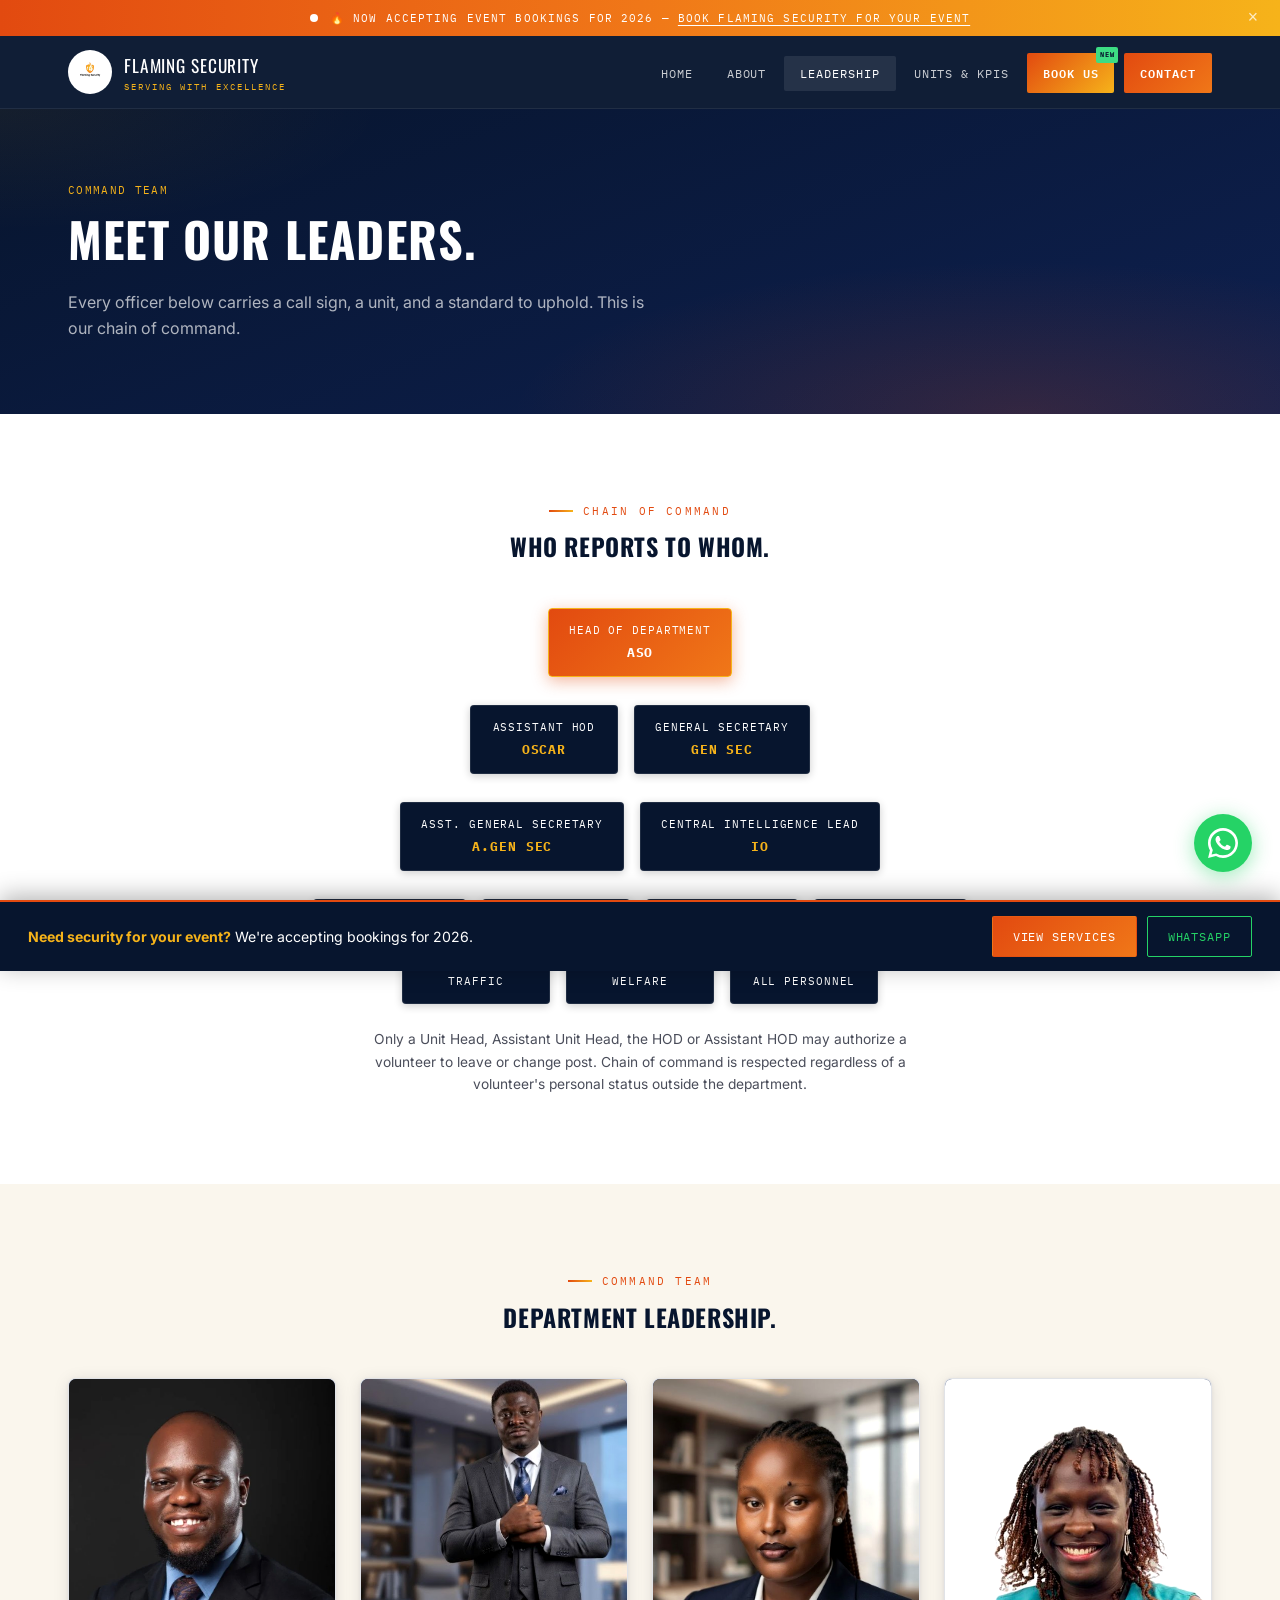
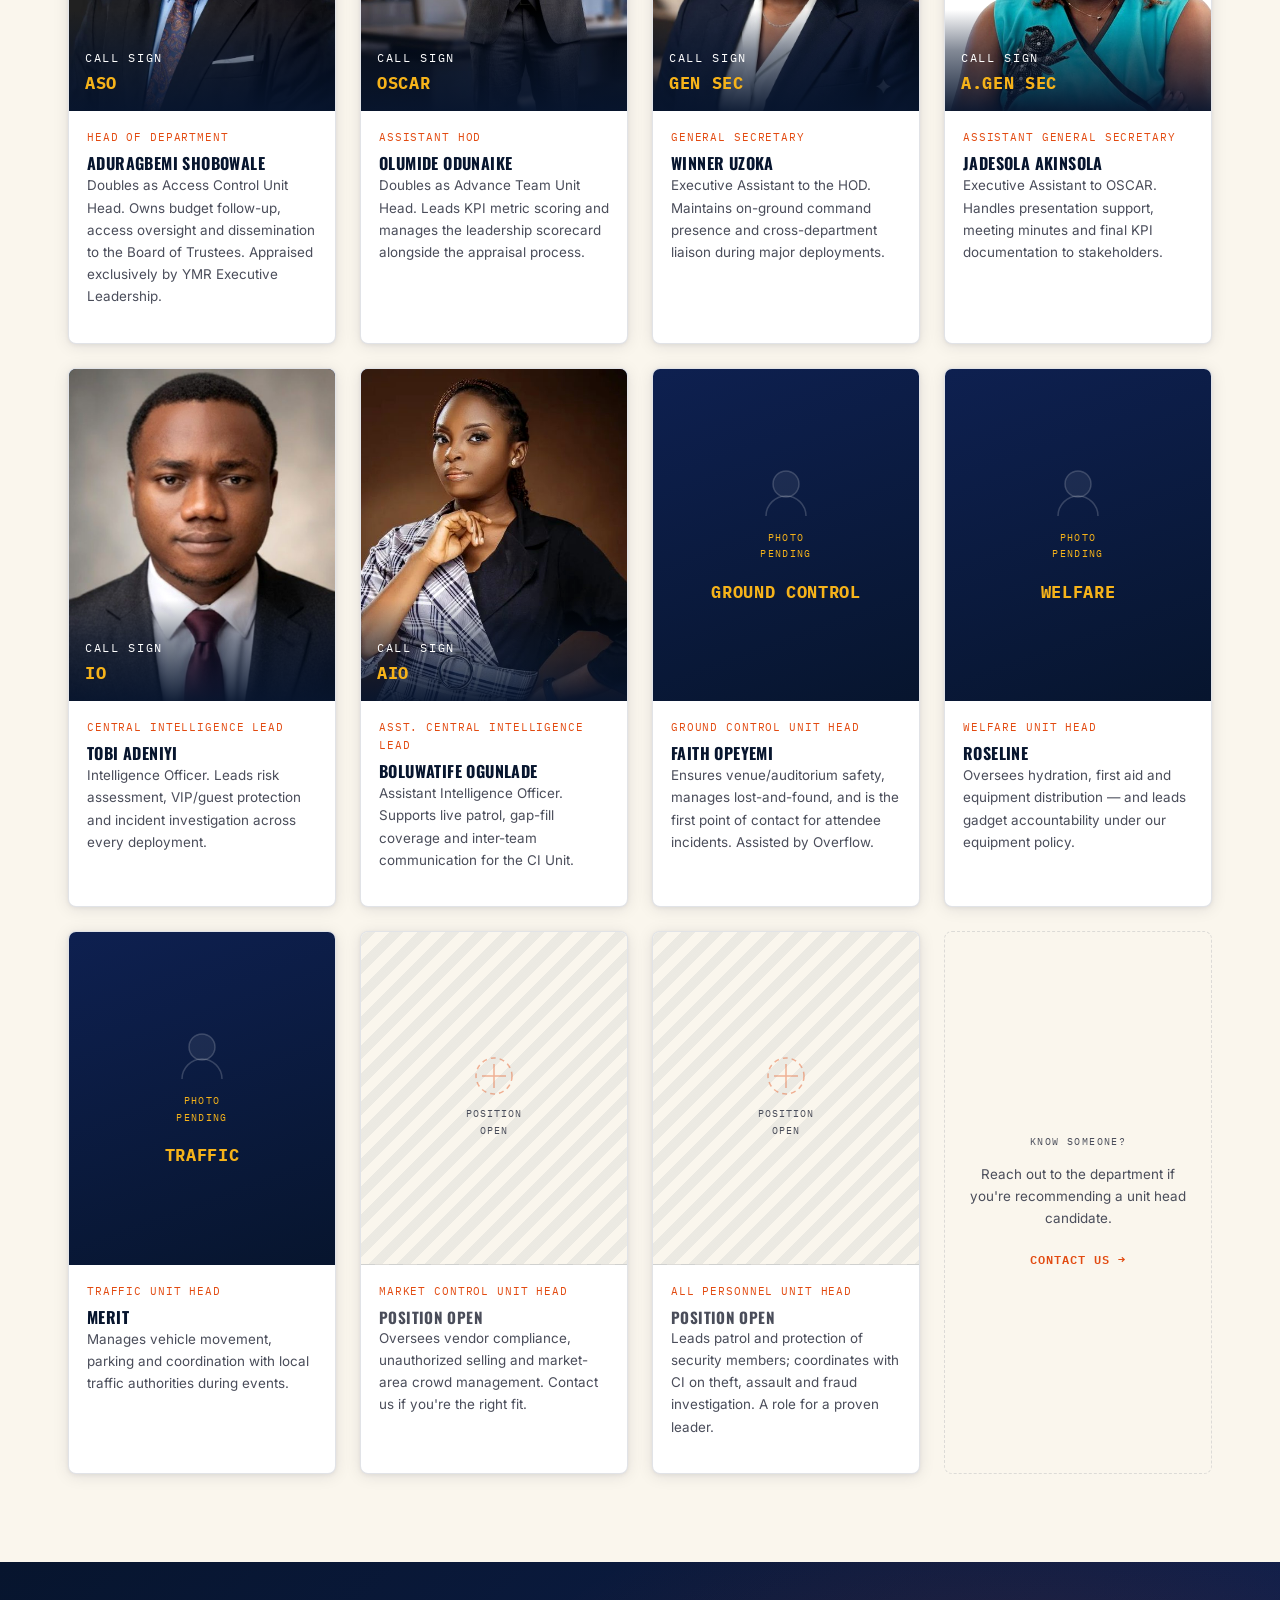
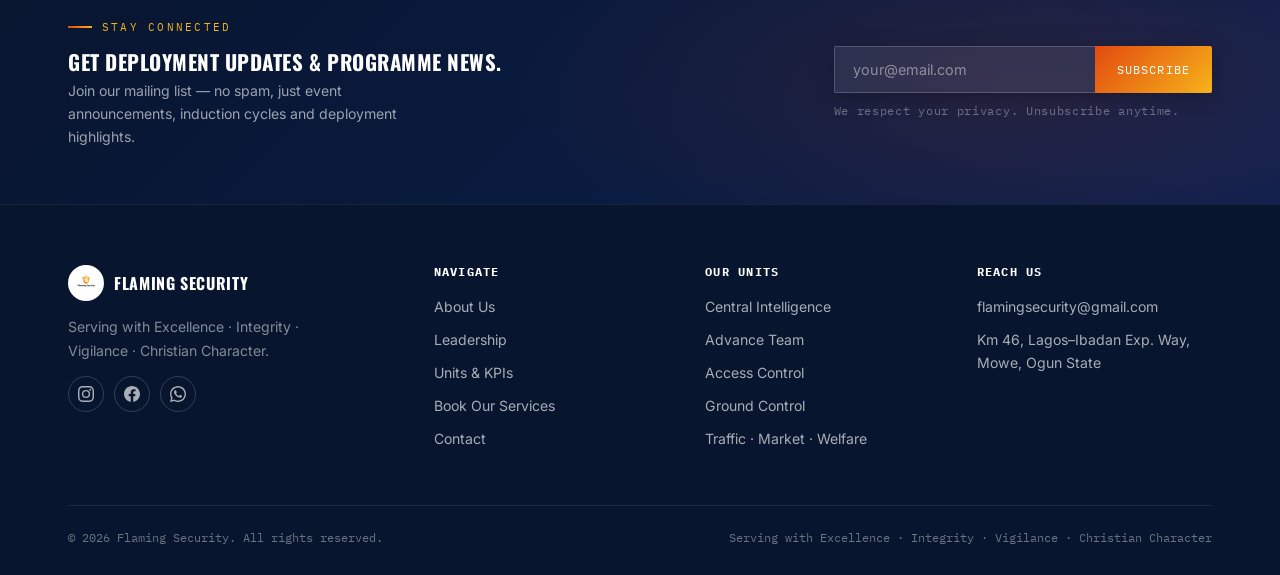
<file: leadership.html>
<!DOCTYPE html>
<html lang="en">
<head>
<meta charset="UTF-8">
<meta name="viewport" content="width=device-width, initial-scale=1.0">
<title>Leadership — Flaming Security</title>
<meta property="og:title" content="Leadership — Flaming Security">
<meta property="og:description" content="Meet the command team — unit heads, officers and the chain of command behind Flaming Security's eight specialist units.">
<meta property="og:image" content="assets/logo.png">
<meta property="og:type" content="website">
<meta name="twitter:card" content="summary_large_image">
<meta name="twitter:title" content="Leadership — Flaming Security">
<meta name="twitter:description" content="Meet the command team — unit heads, officers and the chain of command behind Flaming Security's eight specialist units.">
<link rel="icon" href="assets/logo.png">
<link rel="preconnect" href="https://fonts.googleapis.com">
<link href="https://fonts.googleapis.com/css2?family=Oswald:wght@500;600;700&family=Inter:wght@400;500;600;700&family=IBM+Plex+Mono:wght@500;600&display=swap" rel="stylesheet">
<link rel="stylesheet" href="css/style.css">
</head>
<body>

<!-- Announcement bar -->
<div class="announcement-bar" id="ann-bar">
  <span class="pulse-dot"></span>
  <span>🔥 Now accepting event bookings for 2026 — <a href="services.html">Book Flaming Security for your event</a></span>
  <button class="announcement-close" onclick="document.getElementById('ann-bar').style.display='none'" aria-label="Close">&times;</button>
</div>
<header class="site-header">
  <nav class="nav">
    <a href="index.html" class="brand">
      <img src="assets/logo.png" alt="Flaming Security logo">
      <span class="brand-text">Flaming Security<span>Serving with Excellence</span></span>
    </a>
    <button class="nav-toggle" aria-label="Toggle menu" aria-expanded="false">☰</button>
    <ul class="nav-links">
      <li><a href="index.html">Home</a></li>
      <li><a href="about.html">About</a></li>
      <li><a href="leadership.html">Leadership</a></li>
      <li><a href="units.html">Units &amp; KPIs</a></li>
      <li><a href="services.html" class="book-badge">Book Us</a></li>
      <li><a href="contact.html" class="cta">Contact</a></li>
    </ul>
  </nav>
</header>

<section class="page-hero">
  <div class="container">
    <span class="crumb">Command Team</span>
    <h1>Meet our leaders.</h1>
    <p>Every officer below carries a call sign, a unit, and a standard to uphold. This is our chain of command.</p>
  </div>
</section>

<!-- CHAIN OF COMMAND -->
<section class="section-alt">
  <div class="container">
    <div class="section-head center reveal">
      <div class="eyebrow" style="justify-content:center;">Chain of Command</div>
      <h2>Who reports to whom.</h2>
    </div>
    <div class="chain">
      <div class="chain-level"><div class="chain-node hod">Head of Department<b>ASO</b></div></div>
      <div class="chain-connector"></div>
      <div class="chain-level">
        <div class="chain-node">Assistant HOD<b>OSCAR</b></div>
        <div class="chain-node">General Secretary<b>Gen Sec</b></div>
      </div>
      <div class="chain-connector"></div>
      <div class="chain-level">
        <div class="chain-node">Asst. General Secretary<b>A.Gen Sec</b></div>
        <div class="chain-node">Central Intelligence Lead<b>IO</b></div>
      </div>
      <div class="chain-connector"></div>
      <div class="chain-level">
        <div class="chain-node">Access Control</div>
        <div class="chain-node">Advance Team</div>
        <div class="chain-node">Ground Control</div>
        <div class="chain-node">Market Control</div>
      </div>
      <div class="chain-level" style="margin-top:16px;">
        <div class="chain-node">Traffic</div>
        <div class="chain-node">Welfare</div>
        <div class="chain-node">All Personnel</div>
      </div>
    </div>
    <p class="text-center" style="max-width:60ch;margin:24px auto 0;font-size:.86rem;color:var(--ink-soft);">Only a Unit Head, Assistant Unit Head, the HOD or Assistant HOD may authorize a volunteer to leave or change post. Chain of command is respected regardless of a volunteer's personal status outside the department.</p>
  </div>
</section>

<!-- COMMAND TEAM CARDS -->
<section>
  <div class="container">
    <div class="section-head center reveal">
      <div class="eyebrow" style="justify-content:center;">Command Team</div>
      <h2>Department leadership.</h2>
    </div>
    <div class="grid grid-4">

      <div class="duty-card reveal">
        <div class="duty-photo"><img src="assets/leaders/aso.jpg" alt="Aduragbemi Shobowale — Head of Department" loading="lazy"><div class="callsign">Call Sign<b>ASO</b></div></div>
        <div class="duty-body">
          <span class="duty-role">Head of Department</span>
          <h3>Aduragbemi Shobowale</h3>
          <p style="font-size:.84rem;">Doubles as Access Control Unit Head. Owns budget follow-up, access oversight and dissemination to the Board of Trustees. Appraised exclusively by YMR Executive Leadership.</p>
        </div>
      </div>

      <div class="duty-card reveal" style="transition-delay:.08s;">
        <div class="duty-photo"><img src="assets/leaders/oscar.jpg" alt="Olumide Odunaike — Assistant HOD" loading="lazy"><div class="callsign">Call Sign<b>OSCAR</b></div></div>
        <div class="duty-body">
          <span class="duty-role">Assistant HOD</span>
          <h3>Olumide Odunaike</h3>
          <p style="font-size:.84rem;">Doubles as Advance Team Unit Head. Leads KPI metric scoring and manages the leadership scorecard alongside the appraisal process.</p>
        </div>
      </div>

      <div class="duty-card reveal" style="transition-delay:.16s;">
        <div class="duty-photo"><img src="assets/leaders/gensec.jpg" alt="Winner Uzoka — General Secretary" loading="lazy"><div class="callsign">Call Sign<b>GEN SEC</b></div></div>
        <div class="duty-body">
          <span class="duty-role">General Secretary</span>
          <h3>Winner Uzoka</h3>
          <p style="font-size:.84rem;">Executive Assistant to the HOD. Maintains on-ground command presence and cross-department liaison during major deployments.</p>
        </div>
      </div>

      <div class="duty-card reveal" style="transition-delay:.24s;">
        <div class="duty-photo"><img src="assets/leaders/asstgensec.jpg" alt="Jadesola Akinsola — Assistant General Secretary" loading="lazy"><div class="callsign">Call Sign<b>A.GEN SEC</b></div></div>
        <div class="duty-body">
          <span class="duty-role">Assistant General Secretary</span>
          <h3>Jadesola Akinsola</h3>
          <p style="font-size:.84rem;">Executive Assistant to OSCAR. Handles presentation support, meeting minutes and final KPI documentation to stakeholders.</p>
        </div>
      </div>

      <div class="duty-card reveal">
        <div class="duty-photo"><img src="assets/leaders/io.jpg" alt="Tobi Adeniyi — Central Intelligence Lead" loading="lazy"><div class="callsign">Call Sign<b>IO</b></div></div>
        <div class="duty-body">
          <span class="duty-role">Central Intelligence Lead</span>
          <h3>Tobi Adeniyi</h3>
          <p style="font-size:.84rem;">Intelligence Officer. Leads risk assessment, VIP/guest protection and incident investigation across every deployment.</p>
        </div>
      </div>

      <div class="duty-card reveal" style="transition-delay:.08s;">
        <div class="duty-photo"><img src="assets/leaders/aio.jpg" alt="Boluwatife Ogunlade — Assistant CI Lead" loading="lazy"><div class="callsign">Call Sign<b>AIO</b></div></div>
        <div class="duty-body">
          <span class="duty-role">Asst. Central Intelligence Lead</span>
          <h3>Boluwatife Ogunlade</h3>
          <p style="font-size:.84rem;">Assistant Intelligence Officer. Supports live patrol, gap-fill coverage and inter-team communication for the CI Unit.</p>
        </div>
      </div>

      <!-- Ground Control — photo pending -->
      <div class="duty-card reveal" style="transition-delay:.16s;">
        <div class="duty-photo" style="aspect-ratio:4/5;display:flex;flex-direction:column;align-items:center;justify-content:center;background:linear-gradient(160deg,var(--navy-2),var(--navy));">
          <svg width="56" height="56" viewBox="0 0 56 56" fill="none" xmlns="http://www.w3.org/2000/svg" style="margin-bottom:10px;" aria-hidden="true">
            <circle cx="28" cy="20" r="13" fill="rgba(255,255,255,0.07)" stroke="rgba(255,255,255,0.18)" stroke-width="1.5"/>
            <path d="M8 52C8 40.954 17.074 32 28 32C38.926 32 48 40.954 48 52" stroke="rgba(255,255,255,0.18)" stroke-width="1.5" fill="none"/>
          </svg>
          <div style="font-family:var(--mono);font-size:.62rem;letter-spacing:.14em;color:var(--gold);text-transform:uppercase;text-align:center;">Photo<br>Pending</div>
          <div class="callsign" style="position:static;background:none;padding:14px 16px 0;text-align:center;"><b>Ground Control</b></div>
        </div>
        <div class="duty-body">
          <span class="duty-role">Ground Control Unit Head</span>
          <h3>Faith Opeyemi</h3>
          <p style="font-size:.84rem;">Ensures venue/auditorium safety, manages lost-and-found, and is the first point of contact for attendee incidents. Assisted by Overflow.</p>
        </div>
      </div>

      <!-- Welfare — photo pending -->
      <div class="duty-card reveal" style="transition-delay:.24s;">
        <div class="duty-photo" style="aspect-ratio:4/5;display:flex;flex-direction:column;align-items:center;justify-content:center;background:linear-gradient(160deg,var(--navy-2),var(--navy));">
          <svg width="56" height="56" viewBox="0 0 56 56" fill="none" xmlns="http://www.w3.org/2000/svg" style="margin-bottom:10px;" aria-hidden="true">
            <circle cx="28" cy="20" r="13" fill="rgba(255,255,255,0.07)" stroke="rgba(255,255,255,0.18)" stroke-width="1.5"/>
            <path d="M8 52C8 40.954 17.074 32 28 32C38.926 32 48 40.954 48 52" stroke="rgba(255,255,255,0.18)" stroke-width="1.5" fill="none"/>
          </svg>
          <div style="font-family:var(--mono);font-size:.62rem;letter-spacing:.14em;color:var(--gold);text-transform:uppercase;text-align:center;">Photo<br>Pending</div>
          <div class="callsign" style="position:static;background:none;padding:14px 16px 0;text-align:center;"><b>Welfare</b></div>
        </div>
        <div class="duty-body">
          <span class="duty-role">Welfare Unit Head</span>
          <h3>Roseline</h3>
          <p style="font-size:.84rem;">Oversees hydration, first aid and equipment distribution — and leads gadget accountability under our equipment policy.</p>
        </div>
      </div>

    </div>

    <!-- Second row: remaining units -->
    <div class="grid grid-4" style="margin-top:24px;">

      <!-- Traffic — photo pending -->
      <div class="duty-card reveal">
        <div class="duty-photo" style="aspect-ratio:4/5;display:flex;flex-direction:column;align-items:center;justify-content:center;background:linear-gradient(160deg,var(--navy-2),var(--navy));">
          <svg width="56" height="56" viewBox="0 0 56 56" fill="none" xmlns="http://www.w3.org/2000/svg" style="margin-bottom:10px;" aria-hidden="true">
            <circle cx="28" cy="20" r="13" fill="rgba(255,255,255,0.07)" stroke="rgba(255,255,255,0.18)" stroke-width="1.5"/>
            <path d="M8 52C8 40.954 17.074 32 28 32C38.926 32 48 40.954 48 52" stroke="rgba(255,255,255,0.18)" stroke-width="1.5" fill="none"/>
          </svg>
          <div style="font-family:var(--mono);font-size:.62rem;letter-spacing:.14em;color:var(--gold);text-transform:uppercase;text-align:center;">Photo<br>Pending</div>
          <div class="callsign" style="position:static;background:none;padding:14px 16px 0;text-align:center;"><b>Traffic</b></div>
        </div>
        <div class="duty-body">
          <span class="duty-role">Traffic Unit Head</span>
          <h3>Merit</h3>
          <p style="font-size:.84rem;">Manages vehicle movement, parking and coordination with local traffic authorities during events.</p>
        </div>
      </div>

      <!-- Market Control — open -->
      <div class="duty-card reveal" style="transition-delay:.08s;">
        <div class="duty-photo" style="aspect-ratio:4/5;display:flex;flex-direction:column;align-items:center;justify-content:center;background:repeating-linear-gradient(135deg,rgba(10,27,61,.06),rgba(10,27,61,.06) 10px,transparent 10px,transparent 20px),var(--cream);border-bottom:1px solid var(--line);">
          <svg width="40" height="40" viewBox="0 0 40 40" fill="none" xmlns="http://www.w3.org/2000/svg" style="margin-bottom:10px;opacity:.4;" aria-hidden="true">
            <circle cx="20" cy="20" r="18" stroke="var(--ember)" stroke-width="1.5" stroke-dasharray="5 4"/>
            <line x1="20" y1="8" x2="20" y2="32" stroke="var(--ember)" stroke-width="1.5"/>
            <line x1="8" y1="20" x2="32" y2="20" stroke="var(--ember)" stroke-width="1.5"/>
          </svg>
          <div style="font-family:var(--mono);font-size:.64rem;letter-spacing:.1em;color:var(--ink-soft);text-transform:uppercase;text-align:center;padding:0 16px;">Position<br>Open</div>
        </div>
        <div class="duty-body">
          <span class="duty-role">Market Control Unit Head</span>
          <h3 style="color:var(--ink-soft);font-size:.95rem;">Position Open</h3>
          <p style="font-size:.84rem;">Oversees vendor compliance, unauthorized selling and market-area crowd management. Contact us if you're the right fit.</p>
        </div>
      </div>

      <!-- All Personnel — open -->
      <div class="duty-card reveal" style="transition-delay:.16s;">
        <div class="duty-photo" style="aspect-ratio:4/5;display:flex;flex-direction:column;align-items:center;justify-content:center;background:repeating-linear-gradient(135deg,rgba(10,27,61,.06),rgba(10,27,61,.06) 10px,transparent 10px,transparent 20px),var(--cream);border-bottom:1px solid var(--line);">
          <svg width="40" height="40" viewBox="0 0 40 40" fill="none" xmlns="http://www.w3.org/2000/svg" style="margin-bottom:10px;opacity:.4;" aria-hidden="true">
            <circle cx="20" cy="20" r="18" stroke="var(--ember)" stroke-width="1.5" stroke-dasharray="5 4"/>
            <line x1="20" y1="8" x2="20" y2="32" stroke="var(--ember)" stroke-width="1.5"/>
            <line x1="8" y1="20" x2="32" y2="20" stroke="var(--ember)" stroke-width="1.5"/>
          </svg>
          <div style="font-family:var(--mono);font-size:.64rem;letter-spacing:.1em;color:var(--ink-soft);text-transform:uppercase;text-align:center;padding:0 16px;">Position<br>Open</div>
        </div>
        <div class="duty-body">
          <span class="duty-role">All Personnel Unit Head</span>
          <h3 style="color:var(--ink-soft);font-size:.95rem;">Position Open</h3>
          <p style="font-size:.84rem;">Leads patrol and protection of security members; coordinates with CI on theft, assault and fraud investigation. A role for a proven leader.</p>
        </div>
      </div>

      <div class="duty-card reveal" style="transition-delay:.24s;display:flex;align-items:center;justify-content:center;border:1px dashed var(--line);background:transparent;box-shadow:none;">
        <div style="text-align:center;padding:28px 20px;">
          <div style="font-family:var(--mono);font-size:.64rem;letter-spacing:.14em;text-transform:uppercase;color:var(--ink-soft);margin-bottom:12px;">Know someone?</div>
          <p style="font-size:.84rem;margin-bottom:16px;">Reach out to the department if you're recommending a unit head candidate.</p>
          <a href="contact.html" style="color:var(--ember);font-weight:600;font-family:var(--mono);font-size:.72rem;letter-spacing:.08em;text-transform:uppercase;">Contact Us →</a>
        </div>
      </div>

    </div>
  </div>
</section>


<!-- NEWSLETTER -->
<div class="newsletter-bar">
  <div class="container newsletter-inner">
    <div>
      <div class="eyebrow" style="color:var(--gold);">Stay Connected</div>
      <h3 style="color:#fff;font-size:1.3rem;margin:0;">Get deployment updates &amp; programme news.</h3>
      <p style="color:rgba(255,255,255,.6);font-size:.88rem;margin:6px 0 0;max-width:38ch;">Join our mailing list — no spam, just event announcements, induction cycles and deployment highlights.</p>
    </div>
    <div>
      <form class="newsletter-form" onsubmit="handleNewsletter(event)">
        <input type="email" class="newsletter-input" placeholder="your@email.com" required aria-label="Email address">
        <button type="submit" class="newsletter-btn">Subscribe</button>
      </form>
      <p style="color:rgba(255,255,255,.35);font-size:.72rem;margin:8px 0 0;font-family:var(--mono);letter-spacing:.06em;">We respect your privacy. Unsubscribe anytime.</p>
    </div>
  </div>
</div>

<footer>
  <div class="container">
    <div class="footer-grid">
      <div>
        <div class="footer-brand">
          <img src="assets/logo.png" alt="Flaming Security logo">
          <strong style="color:#fff;font-family:var(--display);text-transform:uppercase;letter-spacing:.04em;">Flaming Security</strong>
        </div>
        <p style="color:rgba(255,255,255,.5);font-size:.88rem;max-width:30ch;">Serving with Excellence · Integrity · Vigilance · Christian Character.</p>
        <div class="social-links">
          <a href="#" class="social-link" aria-label="Instagram"><svg viewBox="0 0 24 24"><path d="M12 2.163c3.204 0 3.584.012 4.85.07 3.252.148 4.771 1.691 4.919 4.919.058 1.265.069 1.645.069 4.849 0 3.205-.012 3.584-.069 4.849-.149 3.225-1.664 4.771-4.919 4.919-1.266.058-1.644.07-4.85.07-3.204 0-3.584-.012-4.849-.07-3.26-.149-4.771-1.699-4.919-4.92-.058-1.265-.07-1.644-.07-4.849 0-3.204.013-3.583.07-4.849.149-3.227 1.664-4.771 4.919-4.919 1.266-.057 1.645-.069 4.849-.069zM12 0C8.741 0 8.333.014 7.053.072 2.695.272.273 2.69.073 7.052.014 8.333 0 8.741 0 12c0 3.259.014 3.668.072 4.948.2 4.358 2.618 6.78 6.98 6.98C8.333 23.986 8.741 24 12 24c3.259 0 3.668-.014 4.948-.072 4.354-.2 6.782-2.618 6.979-6.98.059-1.28.073-1.689.073-4.948 0-3.259-.014-3.667-.072-4.947-.196-4.354-2.617-6.78-6.979-6.98C15.668.014 15.259 0 12 0zm0 5.838a6.162 6.162 0 100 12.324 6.162 6.162 0 000-12.324zM12 16a4 4 0 110-8 4 4 0 010 8zm6.406-11.845a1.44 1.44 0 100 2.881 1.44 1.44 0 000-2.881z"/></svg></a>
          <a href="#" class="social-link" aria-label="Facebook"><svg viewBox="0 0 24 24"><path d="M24 12.073c0-6.627-5.373-12-12-12s-12 5.373-12 12c0 5.99 4.388 10.954 10.125 11.854v-8.385H7.078v-3.47h3.047V9.43c0-3.007 1.792-4.669 4.533-4.669 1.312 0 2.686.235 2.686.235v2.953H15.83c-1.491 0-1.956.925-1.956 1.874v2.25h3.328l-.532 3.47h-2.796v8.385C19.612 23.027 24 18.062 24 12.073z"/></svg></a>
          <a href="https://wa.me/2349068549539" class="social-link" aria-label="WhatsApp" target="_blank" rel="noopener"><svg viewBox="0 0 24 24"><path d="M17.472 14.382c-.297-.149-1.758-.867-2.03-.967-.273-.099-.471-.148-.67.15-.197.297-.767.966-.94 1.164-.173.199-.347.223-.644.075-.297-.15-1.255-.463-2.39-1.475-.883-.788-1.48-1.761-1.653-2.059-.173-.297-.018-.458.13-.606.134-.133.298-.347.446-.52.149-.174.198-.298.298-.497.099-.198.05-.371-.025-.52-.075-.149-.669-1.612-.916-2.207-.242-.579-.487-.5-.669-.51-.173-.008-.371-.01-.57-.01-.198 0-.52.074-.792.372-.272.297-1.04 1.016-1.04 2.479 0 1.462 1.065 2.875 1.213 3.074.149.198 2.096 3.2 5.077 4.487.709.306 1.262.489 1.694.625.712.227 1.36.195 1.871.118.571-.085 1.758-.719 2.006-1.413.248-.694.248-1.289.173-1.413-.074-.124-.272-.198-.57-.347zM12 0C5.373 0 0 5.373 0 12c0 2.138.566 4.14 1.546 5.877L.057 23.997l6.305-1.654A11.954 11.954 0 0012 24c6.627 0 12-5.373 12-12S18.627 0 12 0zm0 21.894a9.878 9.878 0 01-5.034-1.374l-.36-.214-3.742.981.999-3.648-.235-.374A9.846 9.846 0 012.106 12C2.106 6.58 6.58 2.106 12 2.106S21.894 6.58 21.894 12 17.42 21.894 12 21.894z"/></svg></a>
        </div>
      </div>
      <div>
        <h4>Navigate</h4>
        <ul>
          <li><a href="about.html">About Us</a></li>
          <li><a href="leadership.html">Leadership</a></li>
          <li><a href="units.html">Units &amp; KPIs</a></li>
          <li><a href="services.html">Book Our Services</a></li>
          <li><a href="contact.html">Contact</a></li>
        </ul>
      </div>
      <div>
        <h4>Our Units</h4>
        <ul>
          <li>Central Intelligence</li>
          <li>Advance Team</li>
          <li>Access Control</li>
          <li>Ground Control</li>
          <li>Traffic · Market · Welfare</li>
        </ul>
      </div>
      <div>
        <h4>Reach Us</h4>
        <ul>
          <li><a href="mailto:flamingsecurity@gmail.com">flamingsecurity@gmail.com</a></li>
          <li>Km 46, Lagos–Ibadan Exp. Way, Mowe, Ogun State</li>
        </ul>
      </div>
    </div>
    <div class="footer-bottom">
      <span>© <span id="year"></span> Flaming Security. All rights reserved.</span>
      <span>Serving with Excellence · Integrity · Vigilance · Christian Character</span>
    </div>
  </div>
</footer>

<!-- WhatsApp Float -->
<a href="https://wa.me/2349068549539?text=Hello%20Flaming%20Security%2C%20I'd%20like%20to%20enquire%20about%20your%20services." class="wa-float" target="_blank" rel="noopener" aria-label="Chat on WhatsApp">
  <svg viewBox="0 0 24 24" fill="#fff"><path d="M17.472 14.382c-.297-.149-1.758-.867-2.03-.967-.273-.099-.471-.148-.67.15-.197.297-.767.966-.94 1.164-.173.199-.347.223-.644.075-.297-.15-1.255-.463-2.39-1.475-.883-.788-1.48-1.761-1.653-2.059-.173-.297-.018-.458.13-.606.134-.133.298-.347.446-.52.149-.174.198-.298.298-.497.099-.198.05-.371-.025-.52-.075-.149-.669-1.612-.916-2.207-.242-.579-.487-.5-.669-.51-.173-.008-.371-.01-.57-.01-.198 0-.52.074-.792.372-.272.297-1.04 1.016-1.04 2.479 0 1.462 1.065 2.875 1.213 3.074.149.198 2.096 3.2 5.077 4.487.709.306 1.262.489 1.694.625.712.227 1.36.195 1.871.118.571-.085 1.758-.719 2.006-1.413.248-.694.248-1.289.173-1.413-.074-.124-.272-.198-.57-.347zM12 0C5.373 0 0 5.373 0 12c0 2.138.566 4.14 1.546 5.877L.057 23.997l6.305-1.654A11.954 11.954 0 0012 24c6.627 0 12-5.373 12-12S18.627 0 12 0zm0 21.894a9.878 9.878 0 01-5.034-1.374l-.36-.214-3.742.981.999-3.648-.235-.374A9.846 9.846 0 012.106 12C2.106 6.58 6.58 2.106 12 2.106S21.894 6.58 21.894 12 17.42 21.894 12 21.894z"/></svg>
</a>


<script>
function handleNewsletter(e){
  e.preventDefault();
  var email = e.target.querySelector('input').value;
  window.location.href = 'mailto:flamingsecurity@gmail.com?subject=Newsletter%20Subscription&body=Please%20add%20me%20to%20your%20mailing%20list%3A%20' + encodeURIComponent(email);
}
</script>


<!-- Sticky Booking Bar -->
<div class="sticky-book" id="sticky-book">
  <div class="sticky-book-text"><strong>Need security for your event?</strong> We're accepting bookings for 2026.</div>
  <div class="sticky-book-actions">
    <a href="services.html" class="btn btn-primary" style="padding:10px 20px;font-size:.72rem;">View Services</a>
    <a href="https://wa.me/2349068549539?text=Hello%2C%20I'd%20like%20to%20book%20Flaming%20Security." target="_blank" rel="noopener" class="btn btn-ghost" style="padding:10px 20px;font-size:.72rem;color:#25D366;border-color:#25D366;">WhatsApp</a>
  </div>
</div>
<button class="back-top" id="back-top" aria-label="Back to top" onclick="window.scrollTo({top:0,behavior:'smooth'})">
  <svg viewBox="0 0 24 24" fill="currentColor"><path d="M12 4l-8 8h5v8h6v-8h5z"/></svg>
</button>
<nav class="mobile-bottom-nav" aria-label="Mobile navigation">
  <a href="index.html"><svg viewBox="0 0 24 24" fill="currentColor"><path d="M10 20v-6h4v6h5v-8h3L12 3 2 12h3v8z"/></svg>Home</a>
  <a href="about.html"><svg viewBox="0 0 24 24" fill="currentColor"><path d="M12 2C6.48 2 2 6.48 2 12s4.48 10 10 10 10-4.48 10-10S17.52 2 12 2zm1 15h-2v-6h2v6zm0-8h-2V7h2v2z"/></svg>About</a>
  <a href="services.html" class="book-now"><svg viewBox="0 0 24 24" fill="currentColor"><path d="M12 1L3 5v6c0 5.55 3.84 10.74 9 12 5.16-1.26 9-6.45 9-12V5l-9-4z"/></svg>Book Us</a>
  <a href="leadership.html"><svg viewBox="0 0 24 24" fill="currentColor"><path d="M16 11c1.66 0 2.99-1.34 2.99-3S17.66 5 16 5c-1.66 0-3 1.34-3 3s1.34 3 3 3zm-8 0c1.66 0 2.99-1.34 2.99-3S9.66 5 8 5 5 6.34 5 8s1.34 3 3 3zm0 2c-2.33 0-7 1.17-7 3.5V19h14v-2.5c0-2.33-4.67-3.5-7-3.5zm8 0c-.29 0-.62.02-.97.05 1.16.84 1.97 1.97 1.97 3.45V19h6v-2.5c0-2.33-4.67-3.5-7-3.5z"/></svg>Team</a>
  <a href="contact.html"><svg viewBox="0 0 24 24" fill="currentColor"><path d="M20 4H4c-1.1 0-2 .9-2 2v12c0 1.1.9 2 2 2h16c1.1 0 2-.9 2-2V6c0-1.1-.9-2-2-2zm0 4l-8 5-8-5V6l8 5 8-5v2z"/></svg>Contact</a>
</nav>
<script>
(function(){
  var sticky=document.getElementById('sticky-book');
  var backTop=document.getElementById('back-top');
  var triggered=false;
  window.addEventListener('scroll',function(){
    var y=window.scrollY;
    if(y>500&&!triggered){sticky.classList.add('visible');triggered=true;}
    if(y<300&&triggered){sticky.classList.remove('visible');triggered=false;}
    if(backTop){y>400?backTop.classList.add('visible'):backTop.classList.remove('visible');}
  });
  var here=location.pathname.split('/').pop()||'index.html';
  document.querySelectorAll('.mobile-bottom-nav a').forEach(function(a){
    if(a.getAttribute('href')===here)a.classList.add('active');
  });
})();
function handleNewsletter(e){
  e.preventDefault();
  var email=e.target.querySelector('input').value;
  window.location.href='mailto:flamingsecurity@gmail.com?subject=Newsletter%20Subscription&body=Please%20add%20me%3A%20'+encodeURIComponent(email);
}
</script>

<script src="js/main.js"></script>
</body>
</html>
</file>
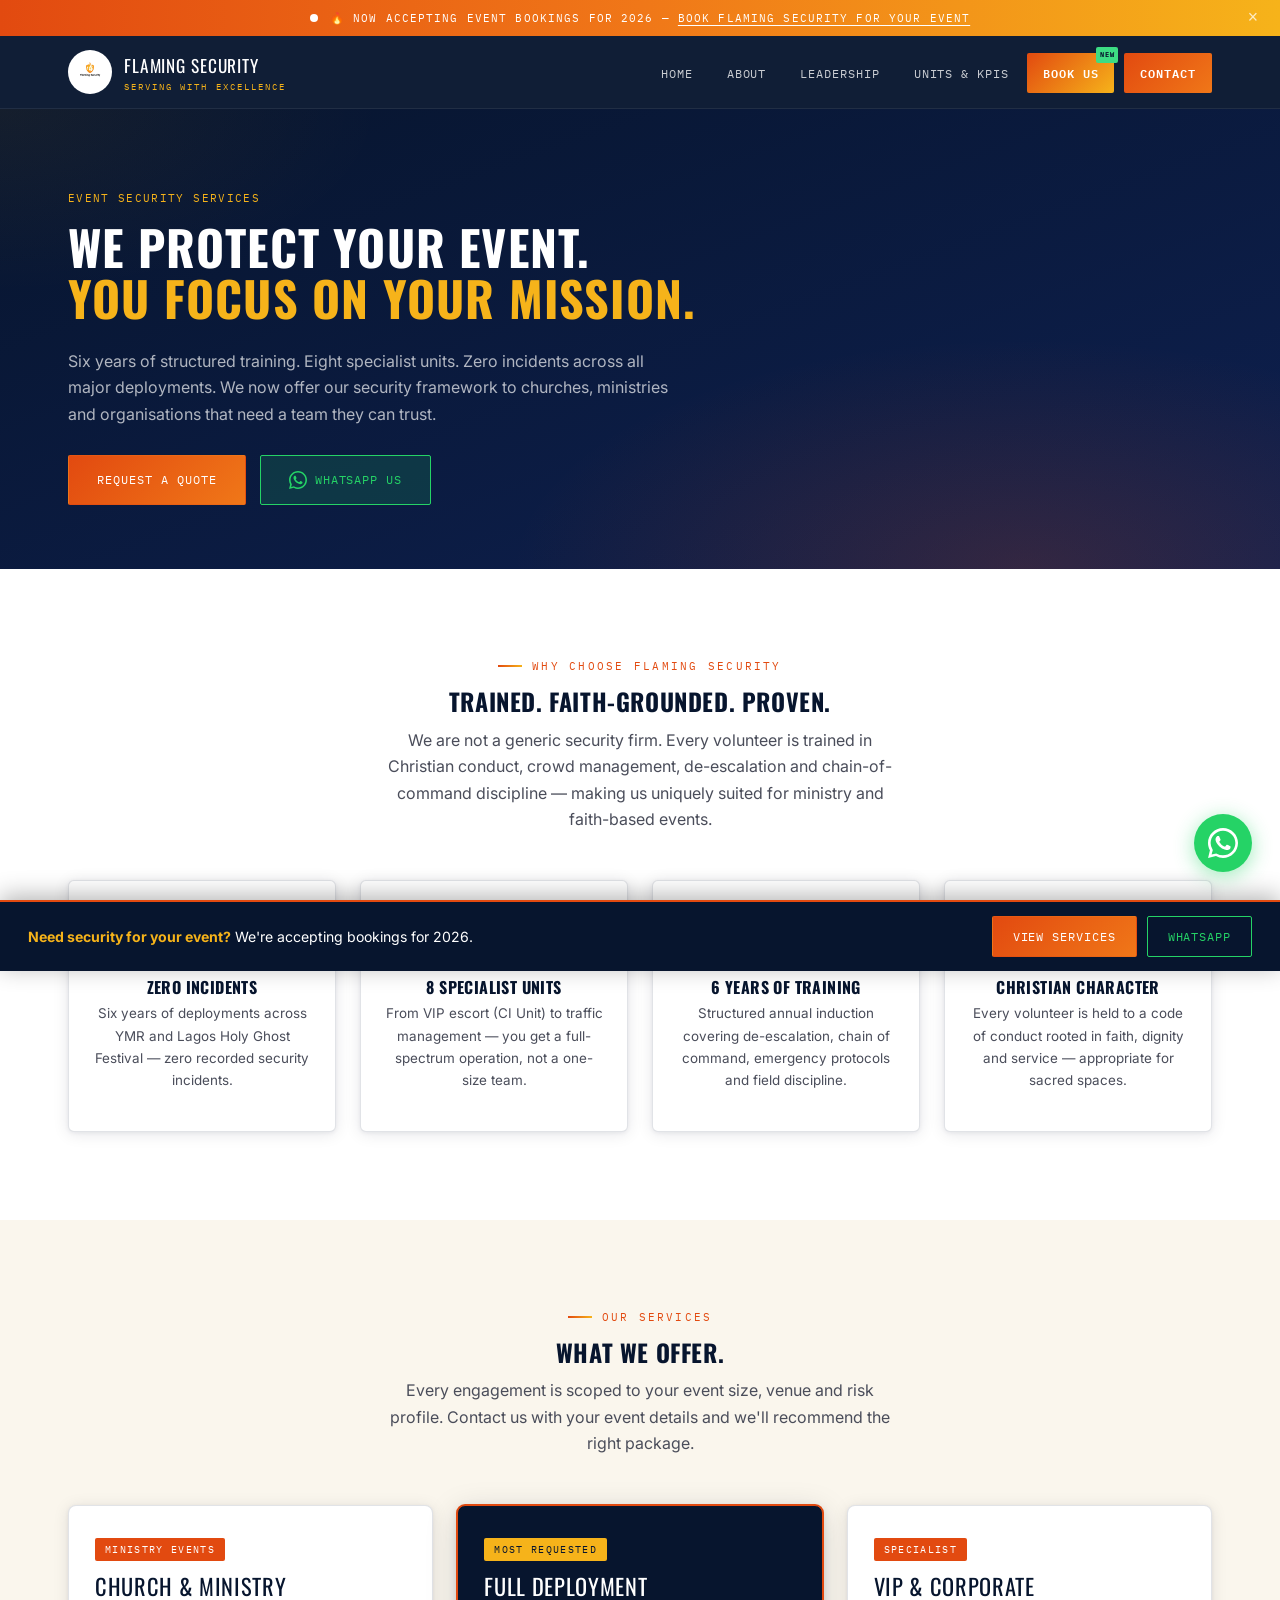
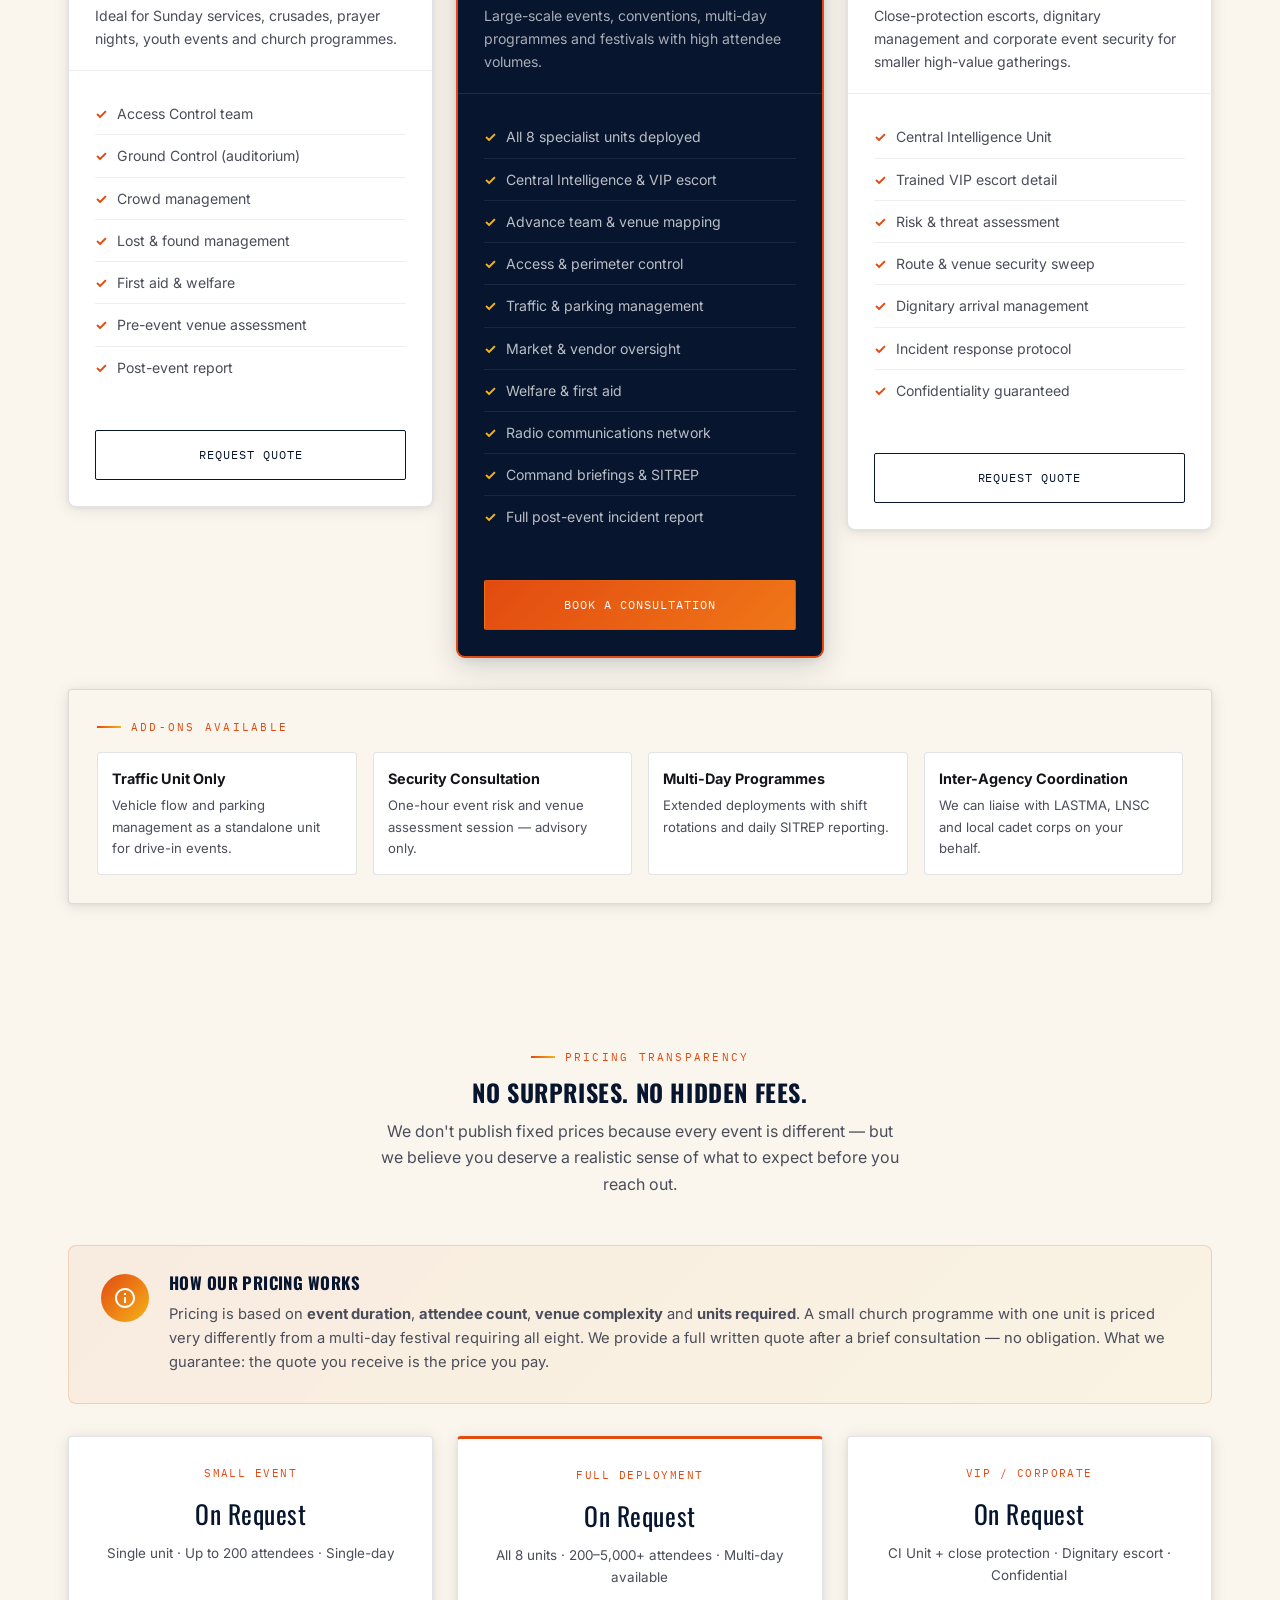
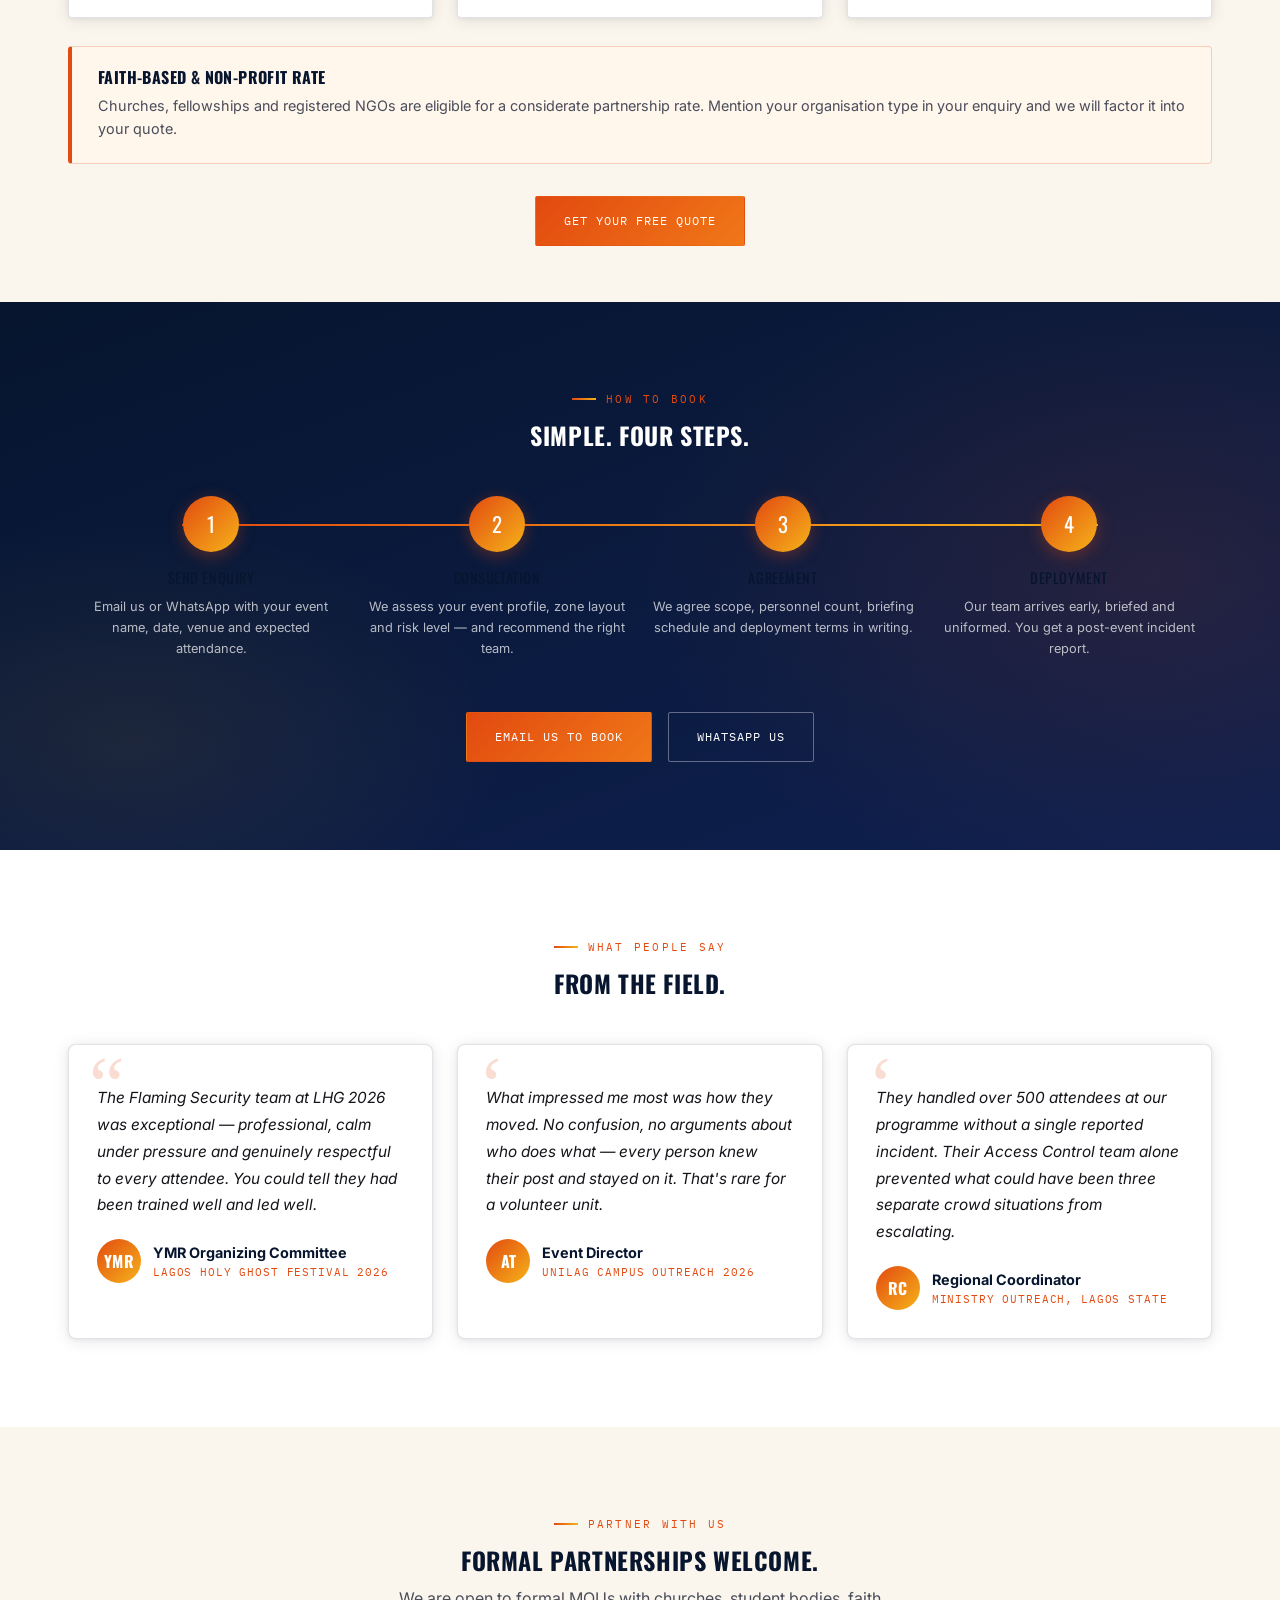
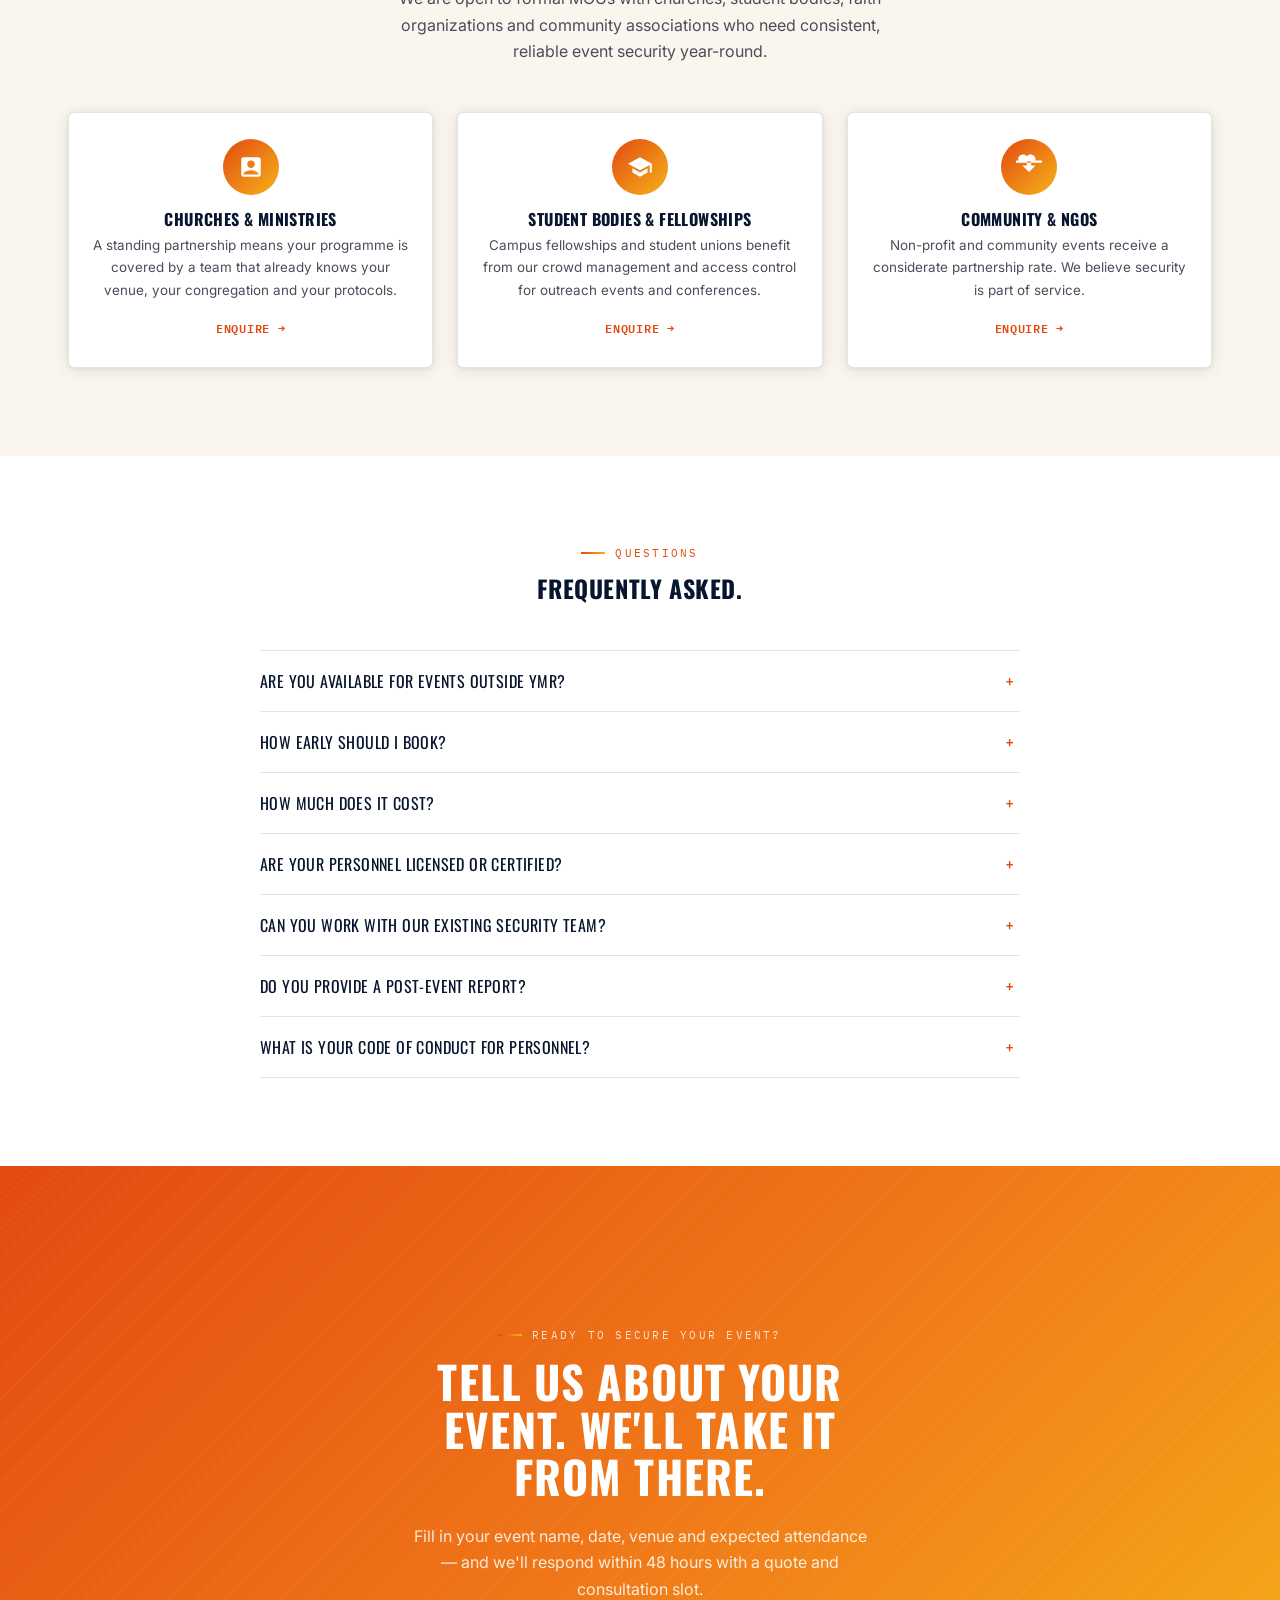
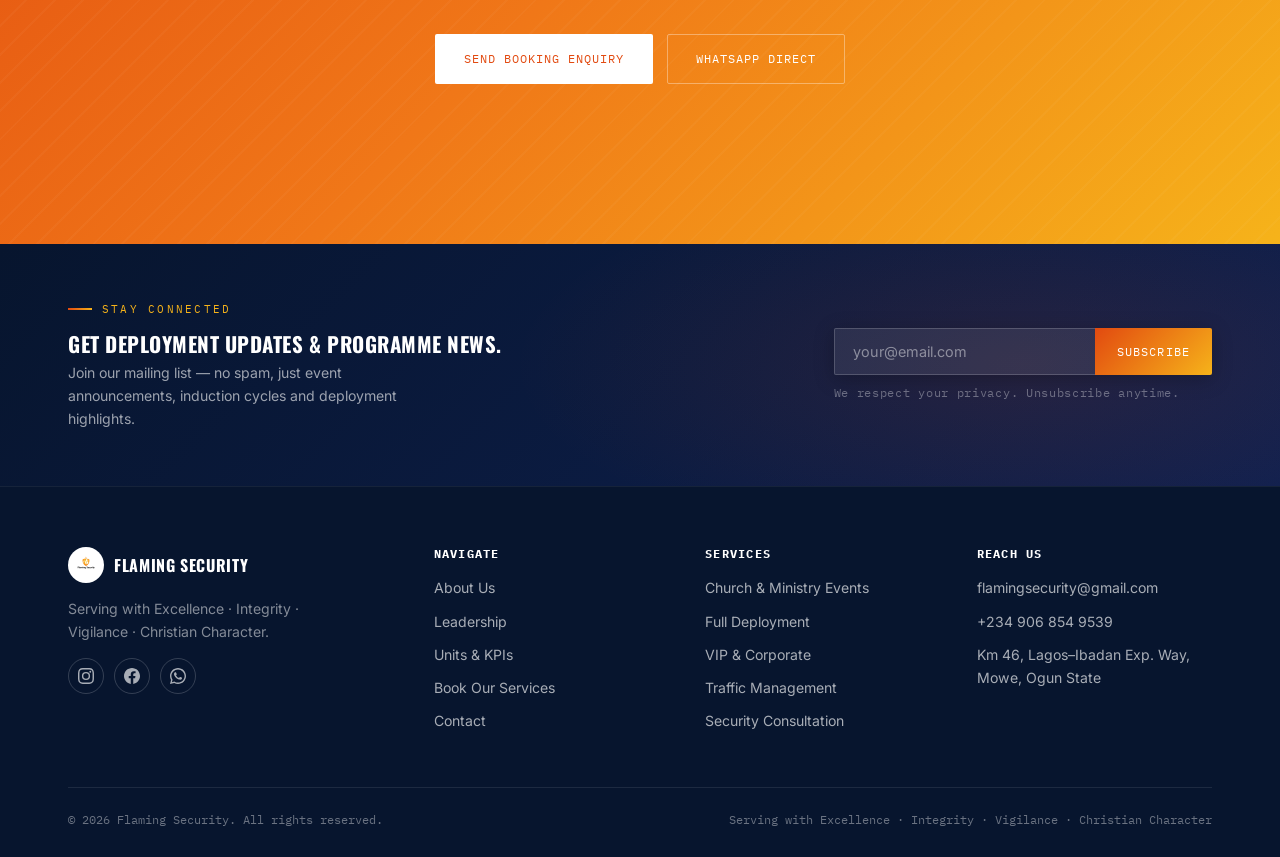
<file: services.html>
<!DOCTYPE html>
<html lang="en">
<head>
<meta charset="UTF-8">
<meta name="viewport" content="width=device-width, initial-scale=1.0">
<title>Book Our Services — Flaming Security</title>
<meta name="description" content="Flaming Security provides professional trained event security for churches, ministries, corporate events and VIP gatherings across Lagos and Ogun State. Book a consultation today.">
<meta property="og:title" content="Book Our Services — Flaming Security">
<meta property="og:description" content="Six years of trained, faith-grounded event security. Serving churches, ministries and corporate organisations across Nigeria.">
<meta property="og:image" content="assets/logo.png">
<link rel="icon" href="assets/logo.png">
<link rel="preconnect" href="https://fonts.googleapis.com">
<link href="https://fonts.googleapis.com/css2?family=Oswald:wght@500;600;700&family=Inter:wght@400;500;600;700&family=IBM+Plex+Mono:wght@500;600&display=swap" rel="stylesheet">
<link rel="stylesheet" href="css/style.css">
</head>
<body>

<!-- Announcement bar -->
<div class="announcement-bar" id="ann-bar">
  <span class="pulse-dot"></span>
  <span>🔥 Now accepting event bookings for 2026 — <a href="services.html">Book Flaming Security for your event</a></span>
  <button class="announcement-close" onclick="document.getElementById('ann-bar').style.display='none'" aria-label="Close">&times;</button>
</div>
<header class="site-header">
  <nav class="nav">
    <a href="index.html" class="brand">
      <img src="assets/logo.png" alt="Flaming Security logo">
      <span class="brand-text">Flaming Security<span>Serving with Excellence</span></span>
    </a>
    <button class="nav-toggle" aria-label="Toggle menu" aria-expanded="false">☰</button>
    <ul class="nav-links">
      <li><a href="index.html">Home</a></li>
      <li><a href="about.html">About</a></li>
      <li><a href="leadership.html">Leadership</a></li>
      <li><a href="units.html">Units &amp; KPIs</a></li>
      <li><a href="services.html" class="book-badge">Book Us</a></li>
      <li><a href="contact.html" class="cta">Contact</a></li>
    </ul>
  </nav>
</header>

<!-- PAGE HERO -->
<section class="page-hero" style="padding:80px 0 64px;">
  <div class="container">
    <span class="crumb">Event Security Services</span>
    <h1>We protect your event.<br><em style="color:var(--gold);font-style:normal;">You focus on your mission.</em></h1>
    <p>Six years of structured training. Eight specialist units. Zero incidents across all major deployments. We now offer our security framework to churches, ministries and organisations that need a team they can trust.</p>
    <div style="display:flex;gap:14px;margin-top:28px;flex-wrap:wrap;">
      <a href="mailto:flamingsecurity@gmail.com?subject=Service%20Booking%20Enquiry%20-%20Flaming%20Security" class="btn btn-primary">Request a Quote</a>
      <a href="https://wa.me/2349068549539?text=Hello%2C%20I'd%20like%20to%20book%20Flaming%20Security%20for%20an%20event." target="_blank" rel="noopener" class="btn btn-ghost" style="background:rgba(37,211,102,.15);border-color:#25D366;color:#25D366;">
        <svg width="18" height="18" viewBox="0 0 24 24" fill="#25D366"><path d="M17.472 14.382c-.297-.149-1.758-.867-2.03-.967-.273-.099-.471-.148-.67.15-.197.297-.767.966-.94 1.164-.173.199-.347.223-.644.075-.297-.15-1.255-.463-2.39-1.475-.883-.788-1.48-1.761-1.653-2.059-.173-.297-.018-.458.13-.606.134-.133.298-.347.446-.52.149-.174.198-.298.298-.497.099-.198.05-.371-.025-.52-.075-.149-.669-1.612-.916-2.207-.242-.579-.487-.5-.669-.51-.173-.008-.371-.01-.57-.01-.198 0-.52.074-.792.372-.272.297-1.04 1.016-1.04 2.479 0 1.462 1.065 2.875 1.213 3.074.149.198 2.096 3.2 5.077 4.487.709.306 1.262.489 1.694.625.712.227 1.36.195 1.871.118.571-.085 1.758-.719 2.006-1.413.248-.694.248-1.289.173-1.413-.074-.124-.272-.198-.57-.347z"/><path d="M12 0C5.373 0 0 5.373 0 12c0 2.138.566 4.14 1.546 5.877L.057 23.997l6.305-1.654A11.954 11.954 0 0012 24c6.627 0 12-5.373 12-12S18.627 0 12 0zm0 21.894a9.878 9.878 0 01-5.034-1.374l-.36-.214-3.742.981.999-3.648-.235-.374A9.846 9.846 0 012.106 12C2.106 6.58 6.58 2.106 12 2.106S21.894 6.58 21.894 12 17.42 21.894 12 21.894z"/></svg>
        WhatsApp Us
      </a>
    </div>
  </div>
</section>

<!-- WHY BOOK US -->
<section class="section-alt">
  <div class="container">
    <div class="section-head center reveal">
      <div class="eyebrow" style="justify-content:center;">Why Choose Flaming Security</div>
      <h2>Trained. Faith-grounded. Proven.</h2>
      <p style="max-width:52ch;margin:0 auto;">We are not a generic security firm. Every volunteer is trained in Christian conduct, crowd management, de-escalation and chain-of-command discipline — making us uniquely suited for ministry and faith-based events.</p>
    </div>
    <div class="grid grid-4">
      <div class="partner-card reveal">
        <div class="partner-icon">
          <svg viewBox="0 0 24 24" xmlns="http://www.w3.org/2000/svg"><path d="M12 1L3 5v6c0 5.55 3.84 10.74 9 12 5.16-1.26 9-6.45 9-12V5l-9-4z"/></svg>
        </div>
        <h3 style="font-size:1rem;margin-bottom:6px;">Zero Incidents</h3>
        <p style="font-size:.84rem;">Six years of deployments across YMR and Lagos Holy Ghost Festival — zero recorded security incidents.</p>
      </div>
      <div class="partner-card reveal" style="transition-delay:.07s;">
        <div class="partner-icon">
          <svg viewBox="0 0 24 24" xmlns="http://www.w3.org/2000/svg"><path d="M16 11c1.66 0 2.99-1.34 2.99-3S17.66 5 16 5c-1.66 0-3 1.34-3 3s1.34 3 3 3zm-8 0c1.66 0 2.99-1.34 2.99-3S9.66 5 8 5C6.34 5 5 6.34 5 8s1.34 3 3 3zm0 2c-2.33 0-7 1.17-7 3.5V19h14v-2.5c0-2.33-4.67-3.5-7-3.5zm8 0c-.29 0-.62.02-.97.05 1.16.84 1.97 1.97 1.97 3.45V19h6v-2.5c0-2.33-4.67-3.5-7-3.5z"/></svg>
        </div>
        <h3 style="font-size:1rem;margin-bottom:6px;">8 Specialist Units</h3>
        <p style="font-size:.84rem;">From VIP escort (CI Unit) to traffic management — you get a full-spectrum operation, not a one-size team.</p>
      </div>
      <div class="partner-card reveal" style="transition-delay:.14s;">
        <div class="partner-icon">
          <svg viewBox="0 0 24 24" xmlns="http://www.w3.org/2000/svg"><path d="M12 2C6.48 2 2 6.48 2 12s4.48 10 10 10 10-4.48 10-10S17.52 2 12 2zm-2 14.5v-9l6 4.5-6 4.5z"/></svg>
        </div>
        <h3 style="font-size:1rem;margin-bottom:6px;">6 Years of Training</h3>
        <p style="font-size:.84rem;">Structured annual induction covering de-escalation, chain of command, emergency protocols and field discipline.</p>
      </div>
      <div class="partner-card reveal" style="transition-delay:.21s;">
        <div class="partner-icon">
          <svg viewBox="0 0 24 24" xmlns="http://www.w3.org/2000/svg"><path d="M12 22c1.1 0 2-.9 2-2h-4c0 1.1.9 2 2 2zm6-6v-5c0-3.07-1.63-5.64-4.5-6.32V4c0-.83-.67-1.5-1.5-1.5s-1.5.67-1.5 1.5v.68C7.64 5.36 6 7.92 6 11v5l-2 2v1h16v-1l-2-2z"/></svg>
        </div>
        <h3 style="font-size:1rem;margin-bottom:6px;">Christian Character</h3>
        <p style="font-size:.84rem;">Every volunteer is held to a code of conduct rooted in faith, dignity and service — appropriate for sacred spaces.</p>
      </div>
    </div>
  </div>
</section>

<!-- SERVICE TIERS -->
<section>
  <div class="container">
    <div class="section-head center reveal">
      <div class="eyebrow" style="justify-content:center;">Our Services</div>
      <h2>What we offer.</h2>
      <p style="max-width:52ch;margin:0 auto;">Every engagement is scoped to your event size, venue and risk profile. Contact us with your event details and we'll recommend the right package.</p>
    </div>
    <div class="grid grid-3" style="align-items:start;margin-top:8px;">

      <div class="service-tier reveal">
        <div class="service-tier-head">
          <div class="tier-badge">Ministry Events</div>
          <div class="tier-name">Church &amp; Ministry</div>
          <p class="tier-desc">Ideal for Sunday services, crusades, prayer nights, youth events and church programmes.</p>
        </div>
        <div class="service-tier-body">
          <ul class="tier-list">
            <li><span class="tick">✓</span> Access Control team</li>
            <li><span class="tick">✓</span> Ground Control (auditorium)</li>
            <li><span class="tick">✓</span> Crowd management</li>
            <li><span class="tick">✓</span> Lost &amp; found management</li>
            <li><span class="tick">✓</span> First aid &amp; welfare</li>
            <li><span class="tick">✓</span> Pre-event venue assessment</li>
            <li><span class="tick">✓</span> Post-event report</li>
          </ul>
        </div>
        <div class="service-tier-foot">
          <a href="mailto:flamingsecurity@gmail.com?subject=Ministry%20Event%20Security%20Enquiry" class="btn btn-outline-navy" style="width:100%;justify-content:center;">Request Quote</a>
        </div>
      </div>

      <div class="service-tier featured reveal" style="transition-delay:.08s;">
        <div class="service-tier-head">
          <div class="tier-badge">Most Requested</div>
          <div class="tier-name">Full Deployment</div>
          <p class="tier-desc">Large-scale events, conventions, multi-day programmes and festivals with high attendee volumes.</p>
        </div>
        <div class="service-tier-body">
          <ul class="tier-list">
            <li><span class="tick">✓</span> All 8 specialist units deployed</li>
            <li><span class="tick">✓</span> Central Intelligence &amp; VIP escort</li>
            <li><span class="tick">✓</span> Advance team &amp; venue mapping</li>
            <li><span class="tick">✓</span> Access &amp; perimeter control</li>
            <li><span class="tick">✓</span> Traffic &amp; parking management</li>
            <li><span class="tick">✓</span> Market &amp; vendor oversight</li>
            <li><span class="tick">✓</span> Welfare &amp; first aid</li>
            <li><span class="tick">✓</span> Radio communications network</li>
            <li><span class="tick">✓</span> Command briefings &amp; SITREP</li>
            <li><span class="tick">✓</span> Full post-event incident report</li>
          </ul>
        </div>
        <div class="service-tier-foot">
          <a href="mailto:flamingsecurity@gmail.com?subject=Full%20Deployment%20Enquiry%20-%20Flaming%20Security" class="btn btn-primary" style="width:100%;justify-content:center;">Book a Consultation</a>
        </div>
      </div>

      <div class="service-tier reveal" style="transition-delay:.16s;">
        <div class="service-tier-head">
          <div class="tier-badge">Specialist</div>
          <div class="tier-name">VIP &amp; Corporate</div>
          <p class="tier-desc">Close-protection escorts, dignitary management and corporate event security for smaller high-value gatherings.</p>
        </div>
        <div class="service-tier-body">
          <ul class="tier-list">
            <li><span class="tick">✓</span> Central Intelligence Unit</li>
            <li><span class="tick">✓</span> Trained VIP escort detail</li>
            <li><span class="tick">✓</span> Risk &amp; threat assessment</li>
            <li><span class="tick">✓</span> Route &amp; venue security sweep</li>
            <li><span class="tick">✓</span> Dignitary arrival management</li>
            <li><span class="tick">✓</span> Incident response protocol</li>
            <li><span class="tick">✓</span> Confidentiality guaranteed</li>
          </ul>
        </div>
        <div class="service-tier-foot">
          <a href="mailto:flamingsecurity@gmail.com?subject=VIP%20Security%20Enquiry%20-%20Flaming%20Security" class="btn btn-outline-navy" style="width:100%;justify-content:center;">Request Quote</a>
        </div>
      </div>

    </div>

    <!-- Add-ons -->
    <div class="card reveal" style="margin-top:32px;background:var(--cream);">
      <div class="eyebrow">Add-ons Available</div>
      <div class="grid grid-4" style="margin-top:16px;gap:16px;">
        <div style="padding:14px;background:var(--paper);border-radius:4px;border:1px solid var(--line);">
          <strong style="font-size:.9rem;display:block;margin-bottom:4px;">Traffic Unit Only</strong>
          <p style="font-size:.82rem;margin:0;">Vehicle flow and parking management as a standalone unit for drive-in events.</p>
        </div>
        <div style="padding:14px;background:var(--paper);border-radius:4px;border:1px solid var(--line);">
          <strong style="font-size:.9rem;display:block;margin-bottom:4px;">Security Consultation</strong>
          <p style="font-size:.82rem;margin:0;">One-hour event risk and venue assessment session — advisory only.</p>
        </div>
        <div style="padding:14px;background:var(--paper);border-radius:4px;border:1px solid var(--line);">
          <strong style="font-size:.9rem;display:block;margin-bottom:4px;">Multi-Day Programmes</strong>
          <p style="font-size:.82rem;margin:0;">Extended deployments with shift rotations and daily SITREP reporting.</p>
        </div>
        <div style="padding:14px;background:var(--paper);border-radius:4px;border:1px solid var(--line);">
          <strong style="font-size:.9rem;display:block;margin-bottom:4px;">Inter-Agency Coordination</strong>
          <p style="font-size:.82rem;margin:0;">We can liaise with LASTMA, LNSC and local cadet corps on your behalf.</p>
        </div>
      </div>
    </div>
  </div>
</section>

<!-- PRICING TRANSPARENCY -->
<section style="background:var(--cream);padding:56px 0;">
  <div class="container">
    <div class="section-head center reveal">
      <div class="eyebrow" style="justify-content:center;">Pricing Transparency</div>
      <h2>No surprises. No hidden fees.</h2>
      <p style="max-width:52ch;margin:0 auto;">We don't publish fixed prices because every event is different — but we believe you deserve a realistic sense of what to expect before you reach out.</p>
    </div>
    <div class="pricing-note reveal" style="margin-top:32px;">
      <div class="pricing-note-icon">
        <svg viewBox="0 0 24 24"><path d="M11 17h2v-6h-2v6zm1-15C6.48 2 2 6.48 2 12s4.48 10 10 10 10-4.48 10-10S17.52 2 12 2zm0 18c-4.41 0-8-3.59-8-8s3.59-8 8-8 8 3.59 8 8-3.59 8-8 8zM11 9h2V7h-2v2z"/></svg>
      </div>
      <div>
        <h3 style="font-size:1.05rem;margin-bottom:10px;">How our pricing works</h3>
        <p style="margin:0;font-size:.92rem;color:var(--ink-soft);">Pricing is based on <strong>event duration</strong>, <strong>attendee count</strong>, <strong>venue complexity</strong> and <strong>units required</strong>. A small church programme with one unit is priced very differently from a multi-day festival requiring all eight. We provide a full written quote after a brief consultation — no obligation. What we guarantee: the quote you receive is the price you pay.</p>
      </div>
    </div>
    <div class="grid grid-3" style="margin-top:28px;">
      <div class="card reveal" style="text-align:center;">
        <div style="font-family:var(--mono);font-size:.66rem;letter-spacing:.14em;text-transform:uppercase;color:var(--ember);margin-bottom:10px;">Small Event</div>
        <div style="font-family:var(--display);font-size:1.6rem;color:var(--navy);letter-spacing:.02em;">On Request</div>
        <p style="font-size:.84rem;margin:8px 0 0;">Single unit · Up to 200 attendees · Single-day</p>
      </div>
      <div class="card reveal" style="text-align:center;border-top:3px solid var(--ember);transition-delay:.08s;">
        <div style="font-family:var(--mono);font-size:.66rem;letter-spacing:.14em;text-transform:uppercase;color:var(--ember);margin-bottom:10px;">Full Deployment</div>
        <div style="font-family:var(--display);font-size:1.6rem;color:var(--navy);letter-spacing:.02em;">On Request</div>
        <p style="font-size:.84rem;margin:8px 0 0;">All 8 units · 200–5,000+ attendees · Multi-day available</p>
      </div>
      <div class="card reveal" style="text-align:center;transition-delay:.16s;">
        <div style="font-family:var(--mono);font-size:.66rem;letter-spacing:.14em;text-transform:uppercase;color:var(--ember);margin-bottom:10px;">VIP / Corporate</div>
        <div style="font-family:var(--display);font-size:1.6rem;color:var(--navy);letter-spacing:.02em;">On Request</div>
        <p style="font-size:.84rem;margin:8px 0 0;">CI Unit + close protection · Dignitary escort · Confidential</p>
      </div>
    </div>
    <div class="callout" style="margin-top:28px;">
      <h4>Faith-based &amp; Non-profit Rate</h4>
      <p style="margin:0;font-size:.9rem;">Churches, fellowships and registered NGOs are eligible for a considerate partnership rate. Mention your organisation type in your enquiry and we will factor it into your quote.</p>
    </div>
    <div class="text-center" style="margin-top:32px;">
      <a href="mailto:flamingsecurity@gmail.com?subject=Service%20Booking%20Enquiry%20-%20Flaming%20Security&body=Event%20Name%3A%0AEvent%20Date%3A%0AVenue%3A%0AExpected%20Attendance%3A%0AOrganisation%20Type%3A%0AServices%20Required%3A" class="btn btn-primary">Get Your Free Quote</a>
    </div>
  </div>
</section>

<!-- BOOKING PROCESS -->
<section class="section-navy">
  <div class="container">
    <div class="section-head center reveal">
      <div class="eyebrow" style="justify-content:center;">How to Book</div>
      <h2>Simple. Four steps.</h2>
    </div>
    <div class="process-steps reveal">
      <div class="process-step">
        <div class="step-num">1</div>
        <div class="step-title">Send Enquiry</div>
        <p class="step-desc">Email us or WhatsApp with your event name, date, venue and expected attendance.</p>
      </div>
      <div class="process-step">
        <div class="step-num">2</div>
        <div class="step-title">Consultation</div>
        <p class="step-desc">We assess your event profile, zone layout and risk level — and recommend the right team.</p>
      </div>
      <div class="process-step">
        <div class="step-num">3</div>
        <div class="step-title">Agreement</div>
        <p class="step-desc">We agree scope, personnel count, briefing schedule and deployment terms in writing.</p>
      </div>
      <div class="process-step">
        <div class="step-num">4</div>
        <div class="step-title">Deployment</div>
        <p class="step-desc">Our team arrives early, briefed and uniformed. You get a post-event incident report.</p>
      </div>
    </div>
    <div class="text-center" style="margin-top:40px;">
      <a href="mailto:flamingsecurity@gmail.com?subject=Service%20Booking%20Enquiry%20-%20Flaming%20Security" class="btn btn-primary" style="margin-right:12px;">Email Us to Book</a>
      <a href="https://wa.me/2349068549539?text=Hello%2C%20I'd%20like%20to%20book%20Flaming%20Security%20for%20an%20event." target="_blank" rel="noopener" class="btn btn-ghost">WhatsApp Us</a>
    </div>
  </div>
</section>

<!-- TESTIMONIALS -->
<section class="section-alt">
  <div class="container">
    <div class="section-head center reveal">
      <div class="eyebrow" style="justify-content:center;">What People Say</div>
      <h2>From the field.</h2>
    </div>
    <div class="grid grid-3">
      <div class="testimonial-card reveal">
        <p class="testimonial-text">The Flaming Security team at LHG 2026 was exceptional — professional, calm under pressure and genuinely respectful to every attendee. You could tell they had been trained well and led well.</p>
        <div class="testimonial-author">
          <div class="testimonial-avatar">YMR</div>
          <div class="testimonial-meta">
            <div class="name">YMR Organizing Committee</div>
            <div class="org">Lagos Holy Ghost Festival 2026</div>
          </div>
        </div>
      </div>
      <div class="testimonial-card reveal" style="transition-delay:.08s;">
        <p class="testimonial-text">What impressed me most was how they moved. No confusion, no arguments about who does what — every person knew their post and stayed on it. That's rare for a volunteer unit.</p>
        <div class="testimonial-author">
          <div class="testimonial-avatar">AT</div>
          <div class="testimonial-meta">
            <div class="name">Event Director</div>
            <div class="org">UNILAG Campus Outreach 2026</div>
          </div>
        </div>
      </div>
      <div class="testimonial-card reveal" style="transition-delay:.16s;">
        <p class="testimonial-text">They handled over 500 attendees at our programme without a single reported incident. Their Access Control team alone prevented what could have been three separate crowd situations from escalating.</p>
        <div class="testimonial-author">
          <div class="testimonial-avatar">RC</div>
          <div class="testimonial-meta">
            <div class="name">Regional Coordinator</div>
            <div class="org">Ministry Outreach, Lagos State</div>
          </div>
        </div>
      </div>
    </div>
  </div>
</section>

<!-- PARTNERSHIPS -->
<section>
  <div class="container">
    <div class="section-head center reveal">
      <div class="eyebrow" style="justify-content:center;">Partner With Us</div>
      <h2>Formal partnerships welcome.</h2>
      <p style="max-width:52ch;margin:0 auto;">We are open to formal MOUs with churches, student bodies, faith organizations and community associations who need consistent, reliable event security year-round.</p>
    </div>
    <div class="grid grid-3" style="margin-top:40px;">
      <div class="partner-card reveal">
        <div class="partner-icon">
          <svg viewBox="0 0 24 24"><path d="M19 3H5c-1.1 0-2 .9-2 2v14c0 1.1.9 2 2 2h14c1.1 0 2-.9 2-2V5c0-1.1-.9-2-2-2zm-7 3c1.93 0 3.5 1.57 3.5 3.5S13.93 13 12 13s-3.5-1.57-3.5-3.5S10.07 6 12 6zm7 13H5v-.23c0-.62.28-1.2.76-1.58C7.47 15.82 9.64 15 12 15s4.53.82 6.24 2.19c.48.38.76.97.76 1.58V19z"/></svg>
        </div>
        <h3 style="font-size:1rem;margin-bottom:6px;">Churches &amp; Ministries</h3>
        <p style="font-size:.84rem;">A standing partnership means your programme is covered by a team that already knows your venue, your congregation and your protocols.</p>
        <a href="mailto:flamingsecurity@gmail.com?subject=Church%20Partnership%20Enquiry" style="color:var(--ember);font-family:var(--mono);font-size:.72rem;letter-spacing:.06em;text-transform:uppercase;font-weight:600;">Enquire →</a>
      </div>
      <div class="partner-card reveal" style="transition-delay:.08s;">
        <div class="partner-icon">
          <svg viewBox="0 0 24 24"><path d="M12 3L1 9l11 6 9-4.91V17h2V9L12 3zM5 13.18v4L12 21l7-3.82v-4L12 17l-7-3.82z"/></svg>
        </div>
        <h3 style="font-size:1rem;margin-bottom:6px;">Student Bodies &amp; Fellowships</h3>
        <p style="font-size:.84rem;">Campus fellowships and student unions benefit from our crowd management and access control for outreach events and conferences.</p>
        <a href="mailto:flamingsecurity@gmail.com?subject=Fellowship%20Partnership%20Enquiry" style="color:var(--ember);font-family:var(--mono);font-size:.72rem;letter-spacing:.06em;text-transform:uppercase;font-weight:600;">Enquire →</a>
      </div>
      <div class="partner-card reveal" style="transition-delay:.16s;">
        <div class="partner-icon">
          <svg viewBox="0 0 24 24"><path d="M20 6h-2.18c.07-.44.18-.88.18-1.34C18 2.54 15.96.5 13.46.5c-1.37 0-2.51.56-3.46 1.48C9.05 1.06 7.91.5 6.54.5 4.04.5 2 2.54 2 4.66c0 .47.11.9.18 1.34H0v2h24V6h-4zM12 16.5l-6-6h4V7h4v3.5h4l-6 6z"/></svg>
        </div>
        <h3 style="font-size:1rem;margin-bottom:6px;">Community &amp; NGOs</h3>
        <p style="font-size:.84rem;">Non-profit and community events receive a considerate partnership rate. We believe security is part of service.</p>
        <a href="mailto:flamingsecurity@gmail.com?subject=NGO%20Partnership%20Enquiry" style="color:var(--ember);font-family:var(--mono);font-size:.72rem;letter-spacing:.06em;text-transform:uppercase;font-weight:600;">Enquire →</a>
      </div>
    </div>
  </div>
</section>

<!-- FAQ -->
<section class="section-alt">
  <div class="container">
    <div class="section-head center reveal">
      <div class="eyebrow" style="justify-content:center;">Questions</div>
      <h2>Frequently asked.</h2>
    </div>
    <div style="max-width:760px;margin:32px auto 0;">
      <div class="faq-item">
        <button class="faq-q">Are you available for events outside YMR?<span class="faq-arrow">+</span></button>
        <div class="faq-a">Yes. We accept external bookings for churches, ministries, corporate gatherings and community events across Lagos and Ogun State. We review each request based on our availability and event profile.</div>
      </div>
      <div class="faq-item">
        <button class="faq-q">How early should I book?<span class="faq-arrow">+</span></button>
        <div class="faq-a">We recommend reaching out at least 4–6 weeks before your event. This gives us time to scope the venue, brief the relevant units and prepare a proper deployment plan. For large events (500+ attendees), 8 weeks is preferred.</div>
      </div>
      <div class="faq-item">
        <button class="faq-q">How much does it cost?<span class="faq-arrow">+</span></button>
        <div class="faq-a">Pricing depends on event size, duration, venue complexity and the number of units required. We do not publish fixed rates because every event is different. Contact us with your event details and we'll provide a transparent quote with no hidden fees.</div>
      </div>
      <div class="faq-item">
        <button class="faq-q">Are your personnel licensed or certified?<span class="faq-arrow">+</span></button>
        <div class="faq-a">Our personnel are trained volunteers who have completed six years of structured induction covering crowd management, de-escalation, chain-of-command discipline and emergency protocols. We have also deployed alongside and coordinated with LASTMA and LNSC on major events. We are happy to provide references upon request.</div>
      </div>
      <div class="faq-item">
        <button class="faq-q">Can you work with our existing security team?<span class="faq-arrow">+</span></button>
        <div class="faq-a">Absolutely. We regularly coordinate with other agencies, community cadet corps and venue security teams. Our command structure ensures clear delineation of responsibility so there is no overlap or confusion on the ground.</div>
      </div>
      <div class="faq-item">
        <button class="faq-q">Do you provide a post-event report?<span class="faq-arrow">+</span></button>
        <div class="faq-a">Yes. All full deployments include a written post-event report covering incident summary, deployment efficiency, observations and recommendations for future events at the same venue.</div>
      </div>
      <div class="faq-item">
        <button class="faq-q">What is your code of conduct for personnel?<span class="faq-arrow">+</span></button>
        <div class="faq-a">All our personnel are bound by a strict code of conduct — no weapons, alcohol or drugs; dignified treatment of all attendees; strict post discipline; confidentiality of all event details. Breaches result in immediate removal from deployment. See our full Code of Conduct on the About page.</div>
      </div>
    </div>
  </div>
</section>

<!-- FINAL CTA -->
<section style="background:linear-gradient(135deg,var(--ember) 0%,var(--ember-2) 50%,var(--gold) 100%);position:relative;overflow:hidden;">
  <div style="position:absolute;inset:0;background:repeating-linear-gradient(-45deg,transparent,transparent 18px,rgba(255,255,255,.03) 18px,rgba(255,255,255,.03) 20px);pointer-events:none;"></div>
  <div class="container text-center" style="position:relative;z-index:1;padding:72px 28px;">
    <div class="eyebrow" style="justify-content:center;color:rgba(255,255,255,.8);">Ready to Secure Your Event?</div>
    <h2 style="color:#fff;font-size:clamp(1.8rem,4vw,2.8rem);max-width:18ch;margin:0 auto .5em;">Tell us about your event. We'll take it from there.</h2>
    <p style="max-width:46ch;margin:0 auto 32px;color:rgba(255,255,255,.85);">Fill in your event name, date, venue and expected attendance — and we'll respond within 48 hours with a quote and consultation slot.</p>
    <div style="display:flex;gap:14px;justify-content:center;flex-wrap:wrap;">
      <a href="mailto:flamingsecurity@gmail.com?subject=Service%20Booking%20Enquiry%20-%20Flaming%20Security&body=Event%20Name%3A%0AEvent%20Date%3A%0AVenue%3A%0AExpected%20Attendance%3A%0AServices%20Required%3A%0AAdditional%20Notes%3A" class="btn" style="background:#fff;color:var(--ember);">Send Booking Enquiry</a>
      <a href="https://wa.me/2349068549539?text=Hello%20Flaming%20Security%2C%20I'd%20like%20to%20discuss%20booking%20your%20team%20for%20an%20event." target="_blank" rel="noopener" class="btn btn-ghost">WhatsApp Direct</a>
    </div>
  </div>
</section>


<!-- NEWSLETTER -->
<div class="newsletter-bar">
  <div class="container newsletter-inner">
    <div>
      <div class="eyebrow" style="color:var(--gold);">Stay Connected</div>
      <h3 style="color:#fff;font-size:1.3rem;margin:0;">Get deployment updates &amp; programme news.</h3>
      <p style="color:rgba(255,255,255,.6);font-size:.88rem;margin:6px 0 0;max-width:38ch;">Join our mailing list — no spam, just event announcements, induction cycles and deployment highlights.</p>
    </div>
    <div>
      <form class="newsletter-form" onsubmit="handleNewsletter(event)">
        <input type="email" class="newsletter-input" placeholder="your@email.com" required aria-label="Email address">
        <button type="submit" class="newsletter-btn">Subscribe</button>
      </form>
      <p style="color:rgba(255,255,255,.35);font-size:.72rem;margin:8px 0 0;font-family:var(--mono);letter-spacing:.06em;">We respect your privacy. Unsubscribe anytime.</p>
    </div>
  </div>
</div>

<footer>
  <div class="container">
    <div class="footer-grid">
      <div>
        <div class="footer-brand">
          <img src="assets/logo.png" alt="Flaming Security logo">
          <strong style="color:#fff;font-family:var(--display);text-transform:uppercase;letter-spacing:.04em;">Flaming Security</strong>
        </div>
        <p style="color:rgba(255,255,255,.5);font-size:.88rem;max-width:30ch;">Serving with Excellence · Integrity · Vigilance · Christian Character.</p>
        <div class="social-links">
          <a href="#" class="social-link" aria-label="Instagram"><svg viewBox="0 0 24 24"><path d="M12 2.163c3.204 0 3.584.012 4.85.07 3.252.148 4.771 1.691 4.919 4.919.058 1.265.069 1.645.069 4.849 0 3.205-.012 3.584-.069 4.849-.149 3.225-1.664 4.771-4.919 4.919-1.266.058-1.644.07-4.85.07-3.204 0-3.584-.012-4.849-.07-3.26-.149-4.771-1.699-4.919-4.92-.058-1.265-.07-1.644-.07-4.849 0-3.204.013-3.583.07-4.849.149-3.227 1.664-4.771 4.919-4.919 1.266-.057 1.645-.069 4.849-.069zM12 0C8.741 0 8.333.014 7.053.072 2.695.272.273 2.69.073 7.052.014 8.333 0 8.741 0 12c0 3.259.014 3.668.072 4.948.2 4.358 2.618 6.78 6.98 6.98C8.333 23.986 8.741 24 12 24c3.259 0 3.668-.014 4.948-.072 4.354-.2 6.782-2.618 6.979-6.98.059-1.28.073-1.689.073-4.948 0-3.259-.014-3.667-.072-4.947-.196-4.354-2.617-6.78-6.979-6.98C15.668.014 15.259 0 12 0zm0 5.838a6.162 6.162 0 100 12.324 6.162 6.162 0 000-12.324zM12 16a4 4 0 110-8 4 4 0 010 8zm6.406-11.845a1.44 1.44 0 100 2.881 1.44 1.44 0 000-2.881z"/></svg></a>
          <a href="#" class="social-link" aria-label="Facebook"><svg viewBox="0 0 24 24"><path d="M24 12.073c0-6.627-5.373-12-12-12s-12 5.373-12 12c0 5.99 4.388 10.954 10.125 11.854v-8.385H7.078v-3.47h3.047V9.43c0-3.007 1.792-4.669 4.533-4.669 1.312 0 2.686.235 2.686.235v2.953H15.83c-1.491 0-1.956.925-1.956 1.874v2.25h3.328l-.532 3.47h-2.796v8.385C19.612 23.027 24 18.062 24 12.073z"/></svg></a>
          <a href="https://wa.me/2349068549539" class="social-link" aria-label="WhatsApp" target="_blank" rel="noopener"><svg viewBox="0 0 24 24"><path d="M17.472 14.382c-.297-.149-1.758-.867-2.03-.967-.273-.099-.471-.148-.67.15-.197.297-.767.966-.94 1.164-.173.199-.347.223-.644.075-.297-.15-1.255-.463-2.39-1.475-.883-.788-1.48-1.761-1.653-2.059-.173-.297-.018-.458.13-.606.134-.133.298-.347.446-.52.149-.174.198-.298.298-.497.099-.198.05-.371-.025-.52-.075-.149-.669-1.612-.916-2.207-.242-.579-.487-.5-.669-.51-.173-.008-.371-.01-.57-.01-.198 0-.52.074-.792.372-.272.297-1.04 1.016-1.04 2.479 0 1.462 1.065 2.875 1.213 3.074.149.198 2.096 3.2 5.077 4.487.709.306 1.262.489 1.694.625.712.227 1.36.195 1.871.118.571-.085 1.758-.719 2.006-1.413.248-.694.248-1.289.173-1.413-.074-.124-.272-.198-.57-.347zM12 0C5.373 0 0 5.373 0 12c0 2.138.566 4.14 1.546 5.877L.057 23.997l6.305-1.654A11.954 11.954 0 0012 24c6.627 0 12-5.373 12-12S18.627 0 12 0zm0 21.894a9.878 9.878 0 01-5.034-1.374l-.36-.214-3.742.981.999-3.648-.235-.374A9.846 9.846 0 012.106 12C2.106 6.58 6.58 2.106 12 2.106S21.894 6.58 21.894 12 17.42 21.894 12 21.894z"/></svg></a>
        </div>
      </div>
      <div>
        <h4>Navigate</h4>
        <ul>
          <li><a href="about.html">About Us</a></li>
          <li><a href="leadership.html">Leadership</a></li>
          <li><a href="units.html">Units &amp; KPIs</a></li>
          <li><a href="services.html">Book Our Services</a></li>
          <li><a href="contact.html">Contact</a></li>
        </ul>
      </div>
      <div>
        <h4>Services</h4>
        <ul>
          <li>Church &amp; Ministry Events</li>
          <li>Full Deployment</li>
          <li>VIP &amp; Corporate</li>
          <li>Traffic Management</li>
          <li>Security Consultation</li>
        </ul>
      </div>
      <div>
        <h4>Reach Us</h4>
        <ul>
          <li><a href="mailto:flamingsecurity@gmail.com">flamingsecurity@gmail.com</a></li>
          <li><a href="https://wa.me/2349068549539">+234 906 854 9539</a></li>
          <li>Km 46, Lagos–Ibadan Exp. Way, Mowe, Ogun State</li>
        </ul>
      </div>
    </div>
    <div class="footer-bottom">
      <span>© <span id="year"></span> Flaming Security. All rights reserved.</span>
      <span>Serving with Excellence · Integrity · Vigilance · Christian Character</span>
    </div>
  </div>
</footer>

<!-- WhatsApp Float -->
<a href="https://wa.me/2349068549539?text=Hello%20Flaming%20Security%2C%20I'd%20like%20to%20enquire%20about%20your%20services." class="wa-float" target="_blank" rel="noopener" aria-label="Chat on WhatsApp">
  <svg viewBox="0 0 24 24"><path d="M17.472 14.382c-.297-.149-1.758-.867-2.03-.967-.273-.099-.471-.148-.67.15-.197.297-.767.966-.94 1.164-.173.199-.347.223-.644.075-.297-.15-1.255-.463-2.39-1.475-.883-.788-1.48-1.761-1.653-2.059-.173-.297-.018-.458.13-.606.134-.133.298-.347.446-.52.149-.174.198-.298.298-.497.099-.198.05-.371-.025-.52-.075-.149-.669-1.612-.916-2.207-.242-.579-.487-.5-.669-.51-.173-.008-.371-.01-.57-.01-.198 0-.52.074-.792.372-.272.297-1.04 1.016-1.04 2.479 0 1.462 1.065 2.875 1.213 3.074.149.198 2.096 3.2 5.077 4.487.709.306 1.262.489 1.694.625.712.227 1.36.195 1.871.118.571-.085 1.758-.719 2.006-1.413.248-.694.248-1.289.173-1.413-.074-.124-.272-.198-.57-.347zM12 0C5.373 0 0 5.373 0 12c0 2.138.566 4.14 1.546 5.877L.057 23.997l6.305-1.654A11.954 11.954 0 0012 24c6.627 0 12-5.373 12-12S18.627 0 12 0zm0 21.894a9.878 9.878 0 01-5.034-1.374l-.36-.214-3.742.981.999-3.648-.235-.374A9.846 9.846 0 012.106 12C2.106 6.58 6.58 2.106 12 2.106S21.894 6.58 21.894 12 17.42 21.894 12 21.894z"/></svg>
</a>

<script src="js/main.js"></script>
<script>
  // FAQ accordion
  document.querySelectorAll('.faq-q').forEach(function(btn){
    btn.addEventListener('click', function(){
      var item = this.closest('.faq-item');
      var wasOpen = item.classList.contains('open');
      document.querySelectorAll('.faq-item').forEach(function(i){ i.classList.remove('open'); });
      if(!wasOpen) item.classList.add('open');
    });
  });
</script>

<!-- Sticky Booking Bar -->
<div class="sticky-book" id="sticky-book">
  <div class="sticky-book-text"><strong>Need security for your event?</strong> We're accepting bookings for 2026.</div>
  <div class="sticky-book-actions">
    <a href="services.html" class="btn btn-primary" style="padding:10px 20px;font-size:.72rem;">View Services</a>
    <a href="https://wa.me/2349068549539?text=Hello%2C%20I'd%20like%20to%20book%20Flaming%20Security." target="_blank" rel="noopener" class="btn btn-ghost" style="padding:10px 20px;font-size:.72rem;color:#25D366;border-color:#25D366;">WhatsApp</a>
  </div>
</div>
<button class="back-top" id="back-top" aria-label="Back to top" onclick="window.scrollTo({top:0,behavior:'smooth'})">
  <svg viewBox="0 0 24 24" fill="currentColor"><path d="M12 4l-8 8h5v8h6v-8h5z"/></svg>
</button>
<nav class="mobile-bottom-nav" aria-label="Mobile navigation">
  <a href="index.html"><svg viewBox="0 0 24 24" fill="currentColor"><path d="M10 20v-6h4v6h5v-8h3L12 3 2 12h3v8z"/></svg>Home</a>
  <a href="about.html"><svg viewBox="0 0 24 24" fill="currentColor"><path d="M12 2C6.48 2 2 6.48 2 12s4.48 10 10 10 10-4.48 10-10S17.52 2 12 2zm1 15h-2v-6h2v6zm0-8h-2V7h2v2z"/></svg>About</a>
  <a href="services.html" class="book-now"><svg viewBox="0 0 24 24" fill="currentColor"><path d="M12 1L3 5v6c0 5.55 3.84 10.74 9 12 5.16-1.26 9-6.45 9-12V5l-9-4z"/></svg>Book Us</a>
  <a href="leadership.html"><svg viewBox="0 0 24 24" fill="currentColor"><path d="M16 11c1.66 0 2.99-1.34 2.99-3S17.66 5 16 5c-1.66 0-3 1.34-3 3s1.34 3 3 3zm-8 0c1.66 0 2.99-1.34 2.99-3S9.66 5 8 5 5 6.34 5 8s1.34 3 3 3zm0 2c-2.33 0-7 1.17-7 3.5V19h14v-2.5c0-2.33-4.67-3.5-7-3.5zm8 0c-.29 0-.62.02-.97.05 1.16.84 1.97 1.97 1.97 3.45V19h6v-2.5c0-2.33-4.67-3.5-7-3.5z"/></svg>Team</a>
  <a href="contact.html"><svg viewBox="0 0 24 24" fill="currentColor"><path d="M20 4H4c-1.1 0-2 .9-2 2v12c0 1.1.9 2 2 2h16c1.1 0 2-.9 2-2V6c0-1.1-.9-2-2-2zm0 4l-8 5-8-5V6l8 5 8-5v2z"/></svg>Contact</a>
</nav>
<script>
(function(){
  var sticky=document.getElementById('sticky-book');
  var backTop=document.getElementById('back-top');
  var triggered=false;
  window.addEventListener('scroll',function(){
    var y=window.scrollY;
    if(y>500&&!triggered){if(sticky)sticky.classList.add('visible');triggered=true;}
    if(y<300&&triggered){if(sticky)sticky.classList.remove('visible');triggered=false;}
    if(backTop){y>400?backTop.classList.add('visible'):backTop.classList.remove('visible');}
  });
  var here=location.pathname.split('/').pop()||'index.html';
  document.querySelectorAll('.mobile-bottom-nav a').forEach(function(a){
    if(a.getAttribute('href')===here)a.classList.add('active');
  });
})();
</script>
</body>
</html>
</file>
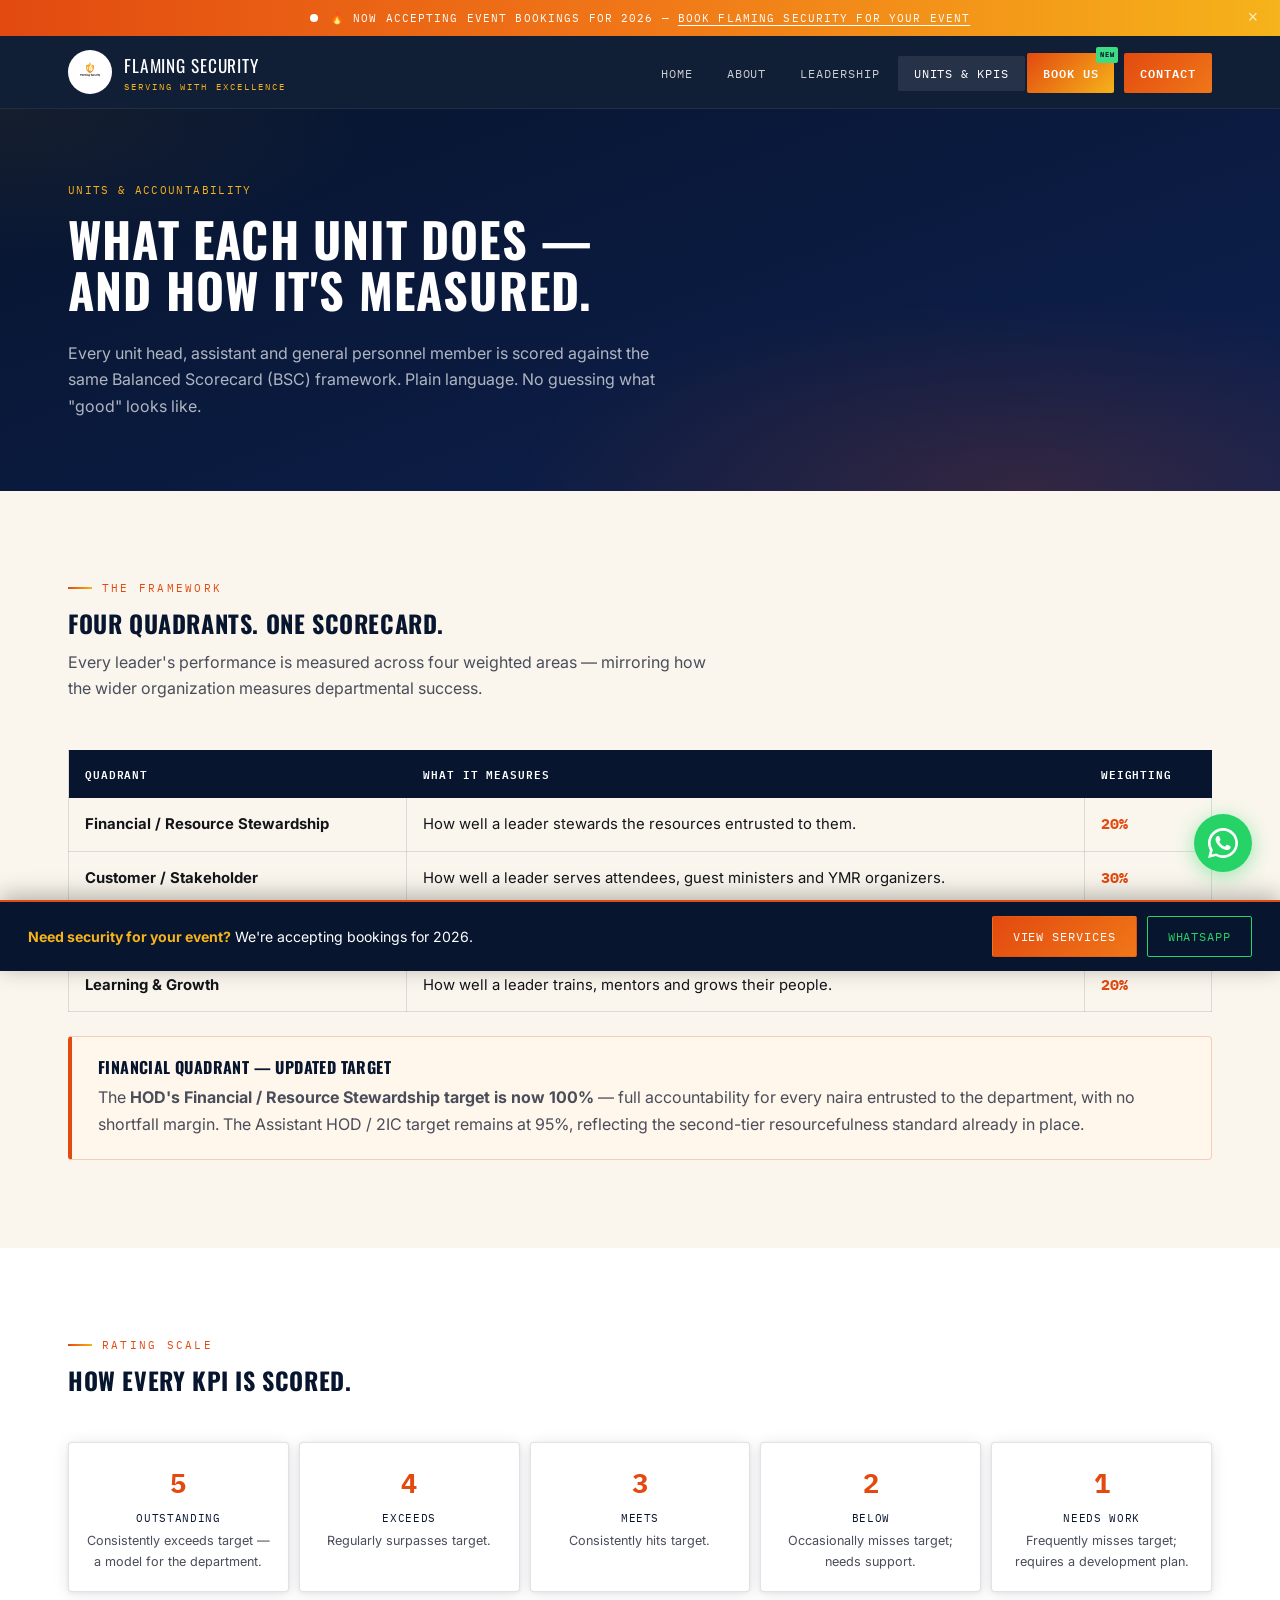
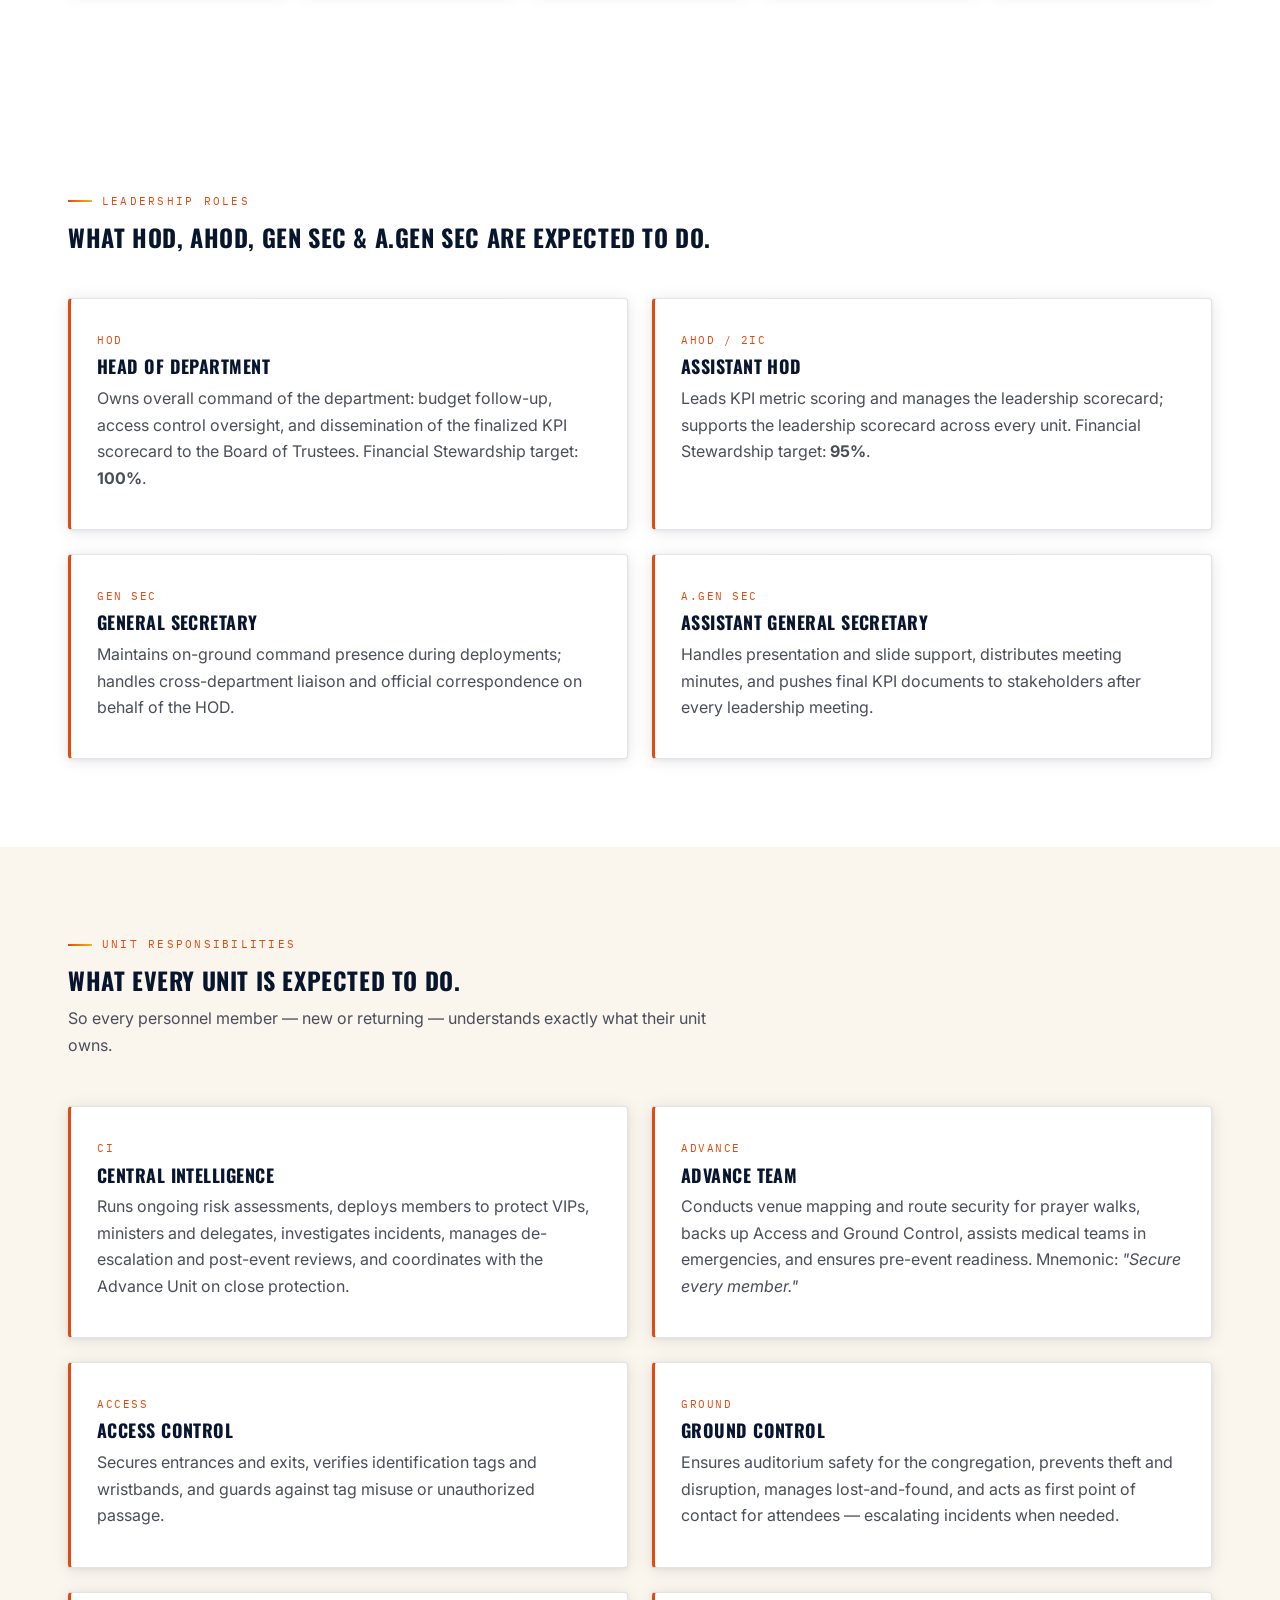
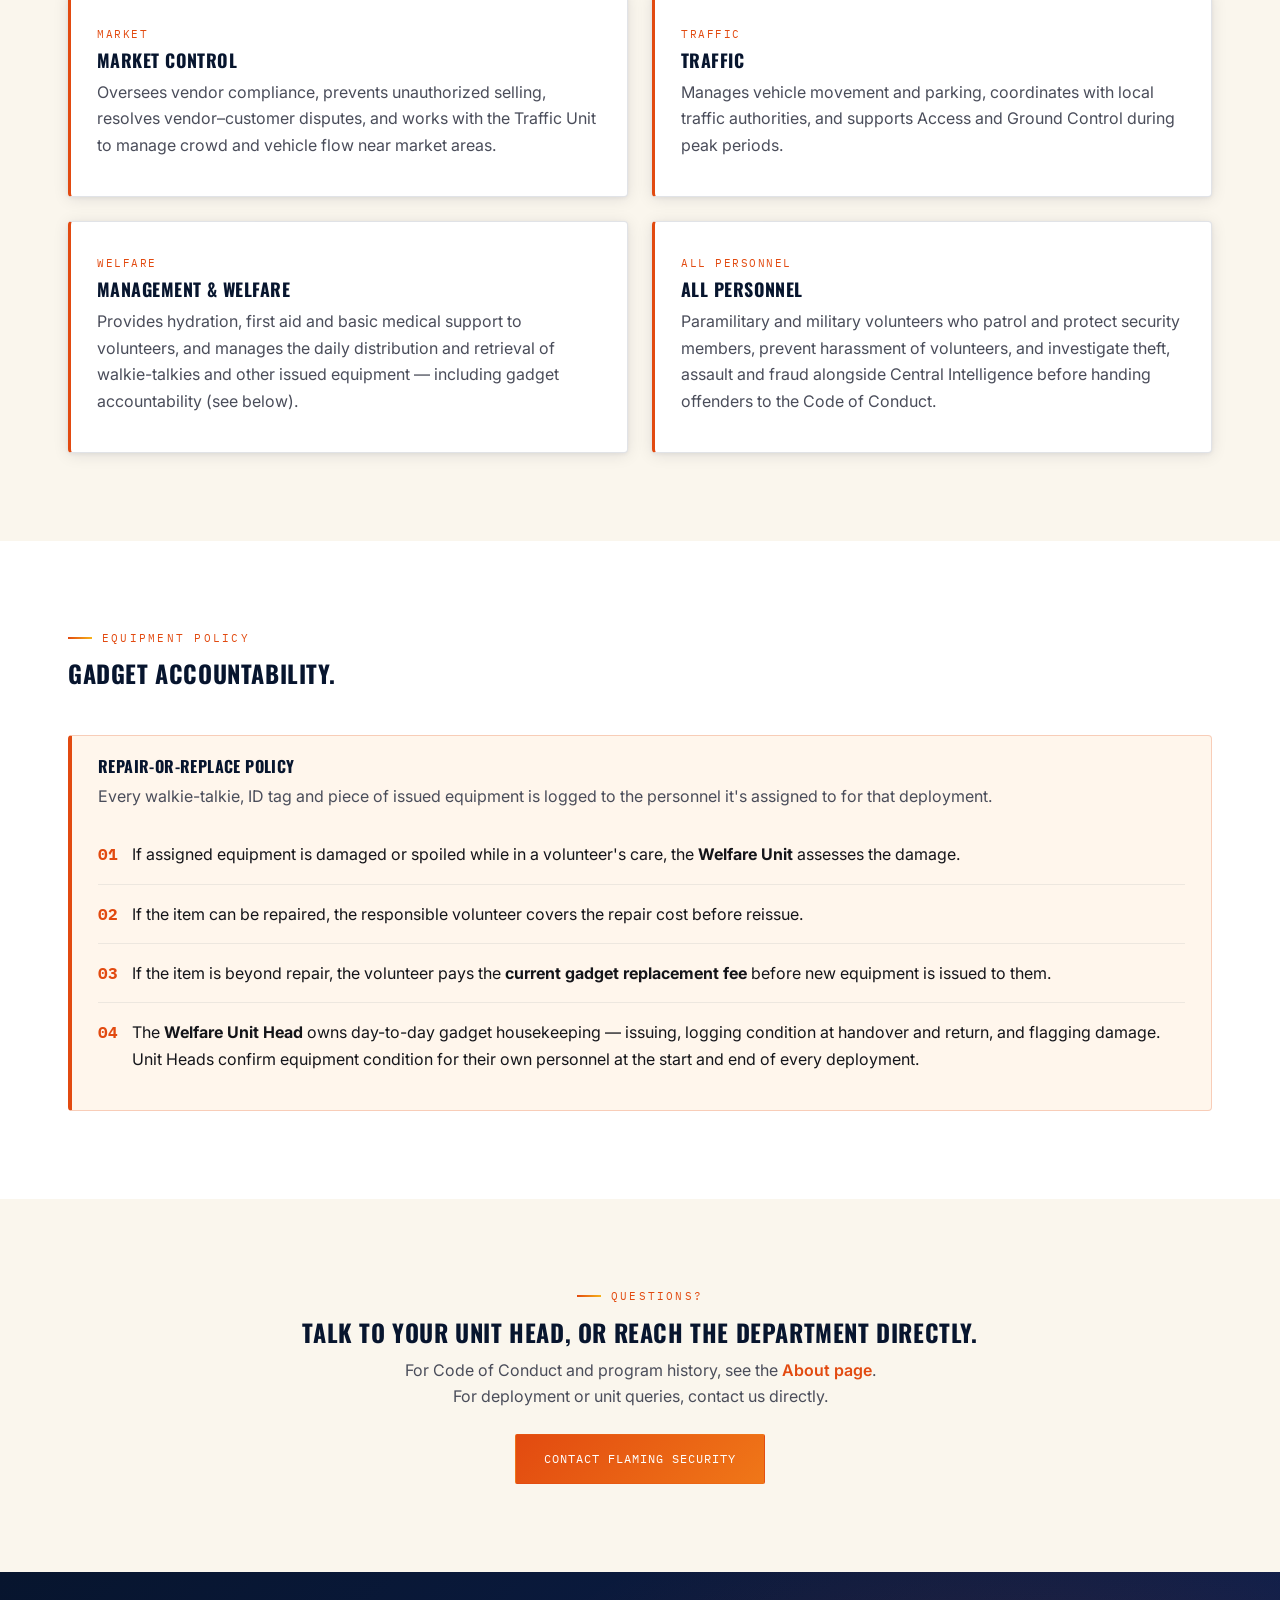
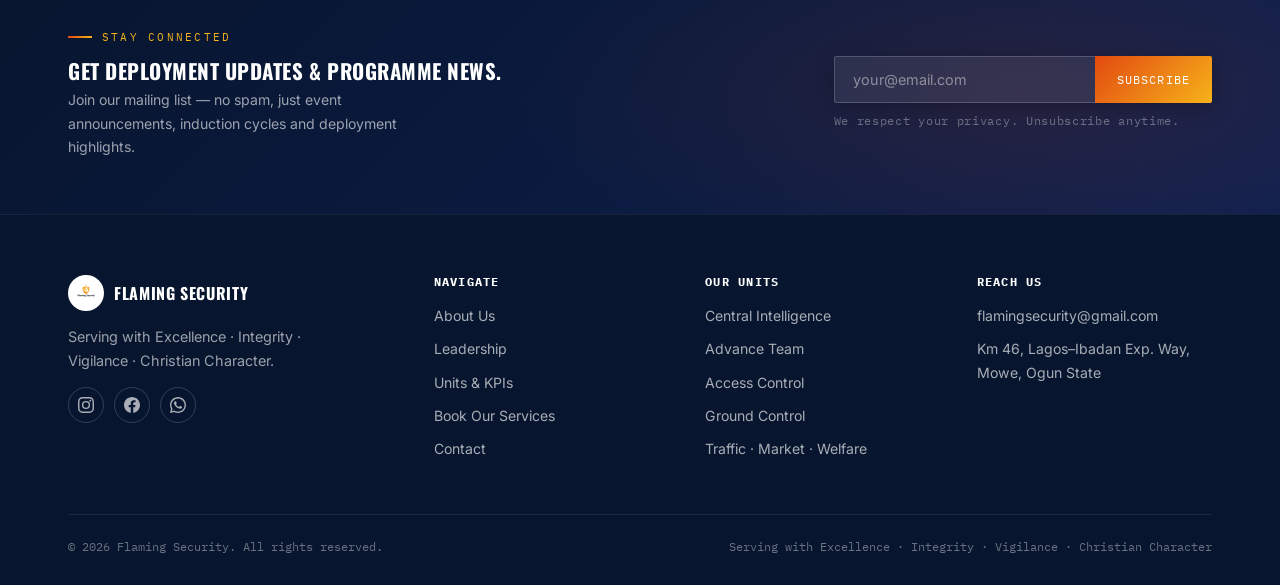
<file: units.html>
<!DOCTYPE html>
<html lang="en">
<head>
<meta charset="UTF-8">
<meta name="viewport" content="width=device-width, initial-scale=1.0">
<title>Units &amp; KPIs — Flaming Security</title>
<meta property="og:title" content="Units & KPIs — Flaming Security">
<meta property="og:description" content="Eight specialist units, one Balanced Scorecard. Full breakdown of what every unit does and how performance is measured.">
<meta property="og:image" content="assets/logo.png">
<meta property="og:type" content="website">
<meta name="twitter:card" content="summary_large_image">
<meta name="twitter:title" content="Units & KPIs — Flaming Security">
<meta name="twitter:description" content="Eight specialist units, one Balanced Scorecard. Full breakdown of what every unit does and how performance is measured.">
<link rel="icon" href="assets/logo.png">
<link rel="preconnect" href="https://fonts.googleapis.com">
<link href="https://fonts.googleapis.com/css2?family=Oswald:wght@500;600;700&family=Inter:wght@400;500;600;700&family=IBM+Plex+Mono:wght@500;600&display=swap" rel="stylesheet">
<link rel="stylesheet" href="css/style.css">
</head>
<body>

<!-- Announcement bar -->
<div class="announcement-bar" id="ann-bar">
  <span class="pulse-dot"></span>
  <span>🔥 Now accepting event bookings for 2026 — <a href="services.html">Book Flaming Security for your event</a></span>
  <button class="announcement-close" onclick="document.getElementById('ann-bar').style.display='none'" aria-label="Close">&times;</button>
</div>
<header class="site-header">
  <nav class="nav">
    <a href="index.html" class="brand">
      <img src="assets/logo.png" alt="Flaming Security logo">
      <span class="brand-text">Flaming Security<span>Serving with Excellence</span></span>
    </a>
    <button class="nav-toggle" aria-label="Toggle menu">☰</button>
    <ul class="nav-links">
      <li><a href="index.html">Home</a></li>
      <li><a href="about.html">About</a></li>
      <li><a href="leadership.html">Leadership</a></li>
      <li><a href="units.html">Units &amp; KPIs</a></li>
      <li><a href="services.html" class="book-badge">Book Us</a></li>
      <li><a href="contact.html" class="cta">Contact</a></li>
    </ul>
  </nav>
</header>

<section class="page-hero">
  <div class="container">
    <span class="crumb">Units &amp; Accountability</span>
    <h1>What each unit does —<br>and how it's measured.</h1>
    <p>Every unit head, assistant and general personnel member is scored against the same Balanced Scorecard (BSC) framework. Plain language. No guessing what "good" looks like.</p>
  </div>
</section>

<!-- BSC FRAMEWORK -->
<section>
  <div class="container">
    <div class="section-head reveal">
      <div class="eyebrow">The Framework</div>
      <h2>Four quadrants. One scorecard.</h2>
      <p>Every leader's performance is measured across four weighted areas — mirroring how the wider organization measures departmental success.</p>
    </div>
    <table class="quad-table">
      <thead><tr><th>Quadrant</th><th>What It Measures</th><th>Weighting</th></tr></thead>
      <tbody>
        <tr><td><strong>Financial / Resource Stewardship</strong></td><td>How well a leader stewards the resources entrusted to them.</td><td class="weight">20%</td></tr>
        <tr><td><strong>Customer / Stakeholder</strong></td><td>How well a leader serves attendees, guest ministers and YMR organizers.</td><td class="weight">30%</td></tr>
        <tr><td><strong>Internal Business Process</strong></td><td>How well a leader follows protocol, reports accurately, and responds fast.</td><td class="weight">30%</td></tr>
        <tr><td><strong>Learning &amp; Growth</strong></td><td>How well a leader trains, mentors and grows their people.</td><td class="weight">20%</td></tr>
      </tbody>
    </table>

    <div class="callout">
      <h4>Financial Quadrant — Updated Target</h4>
      <p style="margin:0;">The <strong>HOD's Financial / Resource Stewardship target is now 100%</strong> — full accountability for every naira entrusted to the department, with no shortfall margin. The Assistant HOD / 2IC target remains at 95%, reflecting the second-tier resourcefulness standard already in place.</p>
    </div>
  </div>
</section>

<!-- RATING SCALE -->
<section class="section-alt">
  <div class="container">
    <div class="section-head reveal">
      <div class="eyebrow">Rating Scale</div>
      <h2>How every KPI is scored.</h2>
    </div>
    <div class="rating-scale">
      <div class="rs"><span class="num">5</span><div class="label">Outstanding</div><p>Consistently exceeds target — a model for the department.</p></div>
      <div class="rs"><span class="num">4</span><div class="label">Exceeds</div><p>Regularly surpasses target.</p></div>
      <div class="rs"><span class="num">3</span><div class="label">Meets</div><p>Consistently hits target.</p></div>
      <div class="rs"><span class="num">2</span><div class="label">Below</div><p>Occasionally misses target; needs support.</p></div>
      <div class="rs"><span class="num">1</span><div class="label">Needs Work</div><p>Frequently misses target; requires a development plan.</p></div>
    </div>
  </div>
</section>



<!-- LEADERSHIP ROLES -->
<section class="section-alt">
  <div class="container">
    <div class="section-head reveal">
      <div class="eyebrow">Leadership Roles</div>
      <h2>What HOD, AHOD, Gen Sec &amp; A.Gen Sec are expected to do.</h2>
    </div>
    <div class="grid grid-2">
      <div class="unit-card"><span class="tag">HOD</span><h3>Head of Department</h3><p>Owns overall command of the department: budget follow-up, access control oversight, and dissemination of the finalized KPI scorecard to the Board of Trustees. Financial Stewardship target: <strong>100%</strong>.</p></div>
      <div class="unit-card"><span class="tag">AHOD / 2IC</span><h3>Assistant HOD</h3><p>Leads KPI metric scoring and manages the leadership scorecard; supports the leadership scorecard across every unit. Financial Stewardship target: <strong>95%</strong>.</p></div>
      <div class="unit-card"><span class="tag">Gen Sec</span><h3>General Secretary</h3><p>Maintains on-ground command presence during deployments; handles cross-department liaison and official correspondence on behalf of the HOD.</p></div>
      <div class="unit-card"><span class="tag">A.Gen Sec</span><h3>Assistant General Secretary</h3><p>Handles presentation and slide support, distributes meeting minutes, and pushes final KPI documents to stakeholders after every leadership meeting.</p></div>
    </div>
  </div>
</section>

<!-- UNIT RESPONSIBILITIES -->
<section>
  <div class="container">
    <div class="section-head reveal">
      <div class="eyebrow">Unit Responsibilities</div>
      <h2>What every unit is expected to do.</h2>
      <p>So every personnel member — new or returning — understands exactly what their unit owns.</p>
    </div>
    <div class="grid grid-2">

      <div class="unit-card">
        <span class="tag">CI</span><h3>Central Intelligence</h3>
        <p>Runs ongoing risk assessments, deploys members to protect VIPs, ministers and delegates, investigates incidents, manages de-escalation and post-event reviews, and coordinates with the Advance Unit on close protection.</p>
      </div>

      <div class="unit-card">
        <span class="tag">Advance</span><h3>Advance Team</h3>
        <p>Conducts venue mapping and route security for prayer walks, backs up Access and Ground Control, assists medical teams in emergencies, and ensures pre-event readiness. Mnemonic: <em>"Secure every member."</em></p>
      </div>

      <div class="unit-card">
        <span class="tag">Access</span><h3>Access Control</h3>
        <p>Secures entrances and exits, verifies identification tags and wristbands, and guards against tag misuse or unauthorized passage.</p>
      </div>

      <div class="unit-card">
        <span class="tag">Ground</span><h3>Ground Control</h3>
        <p>Ensures auditorium safety for the congregation, prevents theft and disruption, manages lost-and-found, and acts as first point of contact for attendees — escalating incidents when needed.</p>
      </div>

      <div class="unit-card">
        <span class="tag">Market</span><h3>Market Control</h3>
        <p>Oversees vendor compliance, prevents unauthorized selling, resolves vendor–customer disputes, and works with the Traffic Unit to manage crowd and vehicle flow near market areas.</p>
      </div>

      <div class="unit-card">
        <span class="tag">Traffic</span><h3>Traffic</h3>
        <p>Manages vehicle movement and parking, coordinates with local traffic authorities, and supports Access and Ground Control during peak periods.</p>
      </div>

      <div class="unit-card">
        <span class="tag">Welfare</span><h3>Management &amp; Welfare</h3>
        <p>Provides hydration, first aid and basic medical support to volunteers, and manages the daily distribution and retrieval of walkie-talkies and other issued equipment — including gadget accountability (see below).</p>
      </div>

      <div class="unit-card">
        <span class="tag">All Personnel</span><h3>All Personnel</h3>
        <p>Paramilitary and military volunteers who patrol and protect security members, prevent harassment of volunteers, and investigate theft, assault and fraud alongside Central Intelligence before handing offenders to the Code of Conduct.</p>
      </div>

    </div>
  </div>
</section>

<!-- GADGET ACCOUNTABILITY -->
<section class="section-alt">
  <div class="container">
    <div class="section-head reveal">
      <div class="eyebrow">Equipment Policy</div>
      <h2>Gadget accountability.</h2>
    </div>
    <div class="callout">
      <h4>Repair-or-Replace Policy</h4>
      <p>Every walkie-talkie, ID tag and piece of issued equipment is logged to the personnel it's assigned to for that deployment.</p>
      <ul class="policy-list" style="margin-top:12px;">
        <li><span class="num">01</span><div>If assigned equipment is damaged or spoiled while in a volunteer's care, the <strong>Welfare Unit</strong> assesses the damage.</div></li>
        <li><span class="num">02</span><div>If the item can be repaired, the responsible volunteer covers the repair cost before reissue.</div></li>
        <li><span class="num">03</span><div>If the item is beyond repair, the volunteer pays the <strong>current gadget replacement fee</strong> before new equipment is issued to them.</div></li>
        <li><span class="num">04</span><div>The <strong>Welfare Unit Head</strong> owns day-to-day gadget housekeeping — issuing, logging condition at handover and return, and flagging damage. Unit Heads confirm equipment condition for their own personnel at the start and end of every deployment.</div></li>
      </ul>
    </div>
  </div>
</section>

<section>
  <div class="container text-center">
    <div class="eyebrow" style="justify-content:center;">Questions?</div>
    <h2>Talk to your Unit Head, or reach the department directly.</h2>
    <p style="max-width:48ch;margin:0 auto 24px;">For Code of Conduct and program history, see the <a href="about.html" style="color:var(--ember);font-weight:600;">About page</a>. For deployment or unit queries, contact us directly.</p>
    <a href="contact.html" class="btn btn-primary">Contact Flaming Security</a>
  </div>
</section>


<!-- NEWSLETTER -->
<div class="newsletter-bar">
  <div class="container newsletter-inner">
    <div>
      <div class="eyebrow" style="color:var(--gold);">Stay Connected</div>
      <h3 style="color:#fff;font-size:1.3rem;margin:0;">Get deployment updates &amp; programme news.</h3>
      <p style="color:rgba(255,255,255,.6);font-size:.88rem;margin:6px 0 0;max-width:38ch;">Join our mailing list — no spam, just event announcements, induction cycles and deployment highlights.</p>
    </div>
    <div>
      <form class="newsletter-form" onsubmit="handleNewsletter(event)">
        <input type="email" class="newsletter-input" placeholder="your@email.com" required aria-label="Email address">
        <button type="submit" class="newsletter-btn">Subscribe</button>
      </form>
      <p style="color:rgba(255,255,255,.35);font-size:.72rem;margin:8px 0 0;font-family:var(--mono);letter-spacing:.06em;">We respect your privacy. Unsubscribe anytime.</p>
    </div>
  </div>
</div>

<footer>
  <div class="container">
    <div class="footer-grid">
      <div>
        <div class="footer-brand">
          <img src="assets/logo.png" alt="Flaming Security logo">
          <strong style="color:#fff;font-family:var(--display);text-transform:uppercase;letter-spacing:.04em;">Flaming Security</strong>
        </div>
        <p style="color:rgba(255,255,255,.6);font-size:.9rem;max-width:32ch;">Serving with Excellence · Integrity · Vigilance · Christian Character.</p>
        <div class="social-links" style="margin-top:14px;">
          <a href="#" class="social-link" aria-label="Instagram"><svg viewBox="0 0 24 24" fill="currentColor"><path d="M12 2.163c3.204 0 3.584.012 4.85.07 3.252.148 4.771 1.691 4.919 4.919.058 1.265.069 1.645.069 4.849 0 3.205-.012 3.584-.069 4.849-.149 3.225-1.664 4.771-4.919 4.919-1.266.058-1.644.07-4.85.07-3.204 0-3.584-.012-4.849-.07-3.26-.149-4.771-1.699-4.919-4.92-.058-1.265-.07-1.644-.07-4.849 0-3.204.013-3.583.07-4.849.149-3.227 1.664-4.771 4.919-4.919 1.266-.057 1.645-.069 4.849-.069zM12 0C8.741 0 8.333.014 7.053.072 2.695.272.273 2.69.073 7.052.014 8.333 0 8.741 0 12c0 3.259.014 3.668.072 4.948.2 4.358 2.618 6.78 6.98 6.98C8.333 23.986 8.741 24 12 24c3.259 0 3.668-.014 4.948-.072 4.354-.2 6.782-2.618 6.979-6.98.059-1.28.073-1.689.073-4.948 0-3.259-.014-3.667-.072-4.947-.196-4.354-2.617-6.78-6.979-6.98C15.668.014 15.259 0 12 0zm0 5.838a6.162 6.162 0 100 12.324 6.162 6.162 0 000-12.324zM12 16a4 4 0 110-8 4 4 0 010 8zm6.406-11.845a1.44 1.44 0 100 2.881 1.44 1.44 0 000-2.881z"/></svg></a>
          <a href="#" class="social-link" aria-label="Facebook"><svg viewBox="0 0 24 24" fill="currentColor"><path d="M24 12.073c0-6.627-5.373-12-12-12s-12 5.373-12 12c0 5.99 4.388 10.954 10.125 11.854v-8.385H7.078v-3.47h3.047V9.43c0-3.007 1.792-4.669 4.533-4.669 1.312 0 2.686.235 2.686.235v2.953H15.83c-1.491 0-1.956.925-1.956 1.874v2.25h3.328l-.532 3.47h-2.796v8.385C19.612 23.027 24 18.062 24 12.073z"/></svg></a>
          <a href="https://wa.me/2349068549539" class="social-link" aria-label="WhatsApp" target="_blank" rel="noopener"><svg viewBox="0 0 24 24" fill="currentColor"><path d="M17.472 14.382c-.297-.149-1.758-.867-2.03-.967-.273-.099-.471-.148-.67.15-.297.297-.767.966-.94 1.164-.173.199-.347.223-.644.075-.297-.15-1.255-.463-2.39-1.475-.883-.788-1.48-1.761-1.653-2.059-.173-.297-.018-.458.13-.606.134-.133.298-.347.446-.52.149-.174.198-.298.298-.497.099-.198.05-.371-.025-.52-.075-.149-.669-1.612-.916-2.207-.242-.579-.487-.5-.669-.51-.173-.008-.371-.01-.57-.01-.198 0-.52.074-.792.372-.272.297-1.04 1.016-1.04 2.479 0 1.462 1.065 2.875 1.213 3.074.149.198 2.096 3.2 5.077 4.487.709.306 1.262.489 1.694.625.712.227 1.36.195 1.871.118.571-.085 1.758-.719 2.006-1.413.248-.694.248-1.289.173-1.413-.074-.124-.272-.198-.57-.347zM12 0C5.373 0 0 5.373 0 12c0 2.138.566 4.14 1.546 5.877L.057 23.997l6.305-1.654A11.954 11.954 0 0012 24c6.627 0 12-5.373 12-12S18.627 0 12 0zm0 21.894a9.878 9.878 0 01-5.034-1.374l-.36-.214-3.742.981.999-3.648-.235-.374A9.846 9.846 0 012.106 12C2.106 6.58 6.58 2.106 12 2.106S21.894 6.58 21.894 12 17.42 21.894 12 21.894z"/></svg></a>
        </div>
      </div>
      <div>
        <h4>Navigate</h4>
        <ul>
          <li><a href="about.html">About Us</a></li>
          <li><a href="leadership.html">Leadership</a></li>
          <li><a href="units.html">Units &amp; KPIs</a></li>
          <li><a href="services.html">Book Our Services</a></li>
          <li><a href="contact.html">Contact</a></li>
        </ul>
      </div>
      <div>
        <h4>Our Units</h4>
        <ul>
          <li>Central Intelligence</li>
          <li>Advance Team</li>
          <li>Access Control</li>
          <li>Ground Control</li>
          <li>Traffic · Market · Welfare</li>
        </ul>
      </div>
      <div>
        <h4>Reach Us</h4>
        <ul>
          <li><a href="mailto:flamingsecurity@gmail.com">flamingsecurity@gmail.com</a></li>
          <li>Km 46, Lagos–Ibadan Exp. Way, Mowe, Ogun State</li>
        </ul>
      </div>
    </div>
    <div class="footer-bottom">
      <span>© <span id="year"></span> Flaming Security. All rights reserved.</span>
      <span>Serving with Excellence · Integrity · Vigilance · Christian Character</span>
    </div>
  </div>
</footer>

<!-- WhatsApp Float -->
<a href="https://wa.me/2349068549539?text=Hello%20Flaming%20Security%2C%20I'd%20like%20to%20enquire%20about%20your%20services." class="wa-float" target="_blank" rel="noopener" aria-label="Chat on WhatsApp">
  <svg viewBox="0 0 24 24" fill="#fff"><path d="M17.472 14.382c-.297-.149-1.758-.867-2.03-.967-.273-.099-.471-.148-.67.15-.197.297-.767.966-.94 1.164-.173.199-.347.223-.644.075-.297-.15-1.255-.463-2.39-1.475-.883-.788-1.48-1.761-1.653-2.059-.173-.297-.018-.458.13-.606.134-.133.298-.347.446-.52.149-.174.198-.298.298-.497.099-.198.05-.371-.025-.52-.075-.149-.669-1.612-.916-2.207-.242-.579-.487-.5-.669-.51-.173-.008-.371-.01-.57-.01-.198 0-.52.074-.792.372-.272.297-1.04 1.016-1.04 2.479 0 1.462 1.065 2.875 1.213 3.074.149.198 2.096 3.2 5.077 4.487.709.306 1.262.489 1.694.625.712.227 1.36.195 1.871.118.571-.085 1.758-.719 2.006-1.413.248-.694.248-1.289.173-1.413-.074-.124-.272-.198-.57-.347zM12 0C5.373 0 0 5.373 0 12c0 2.138.566 4.14 1.546 5.877L.057 23.997l6.305-1.654A11.954 11.954 0 0012 24c6.627 0 12-5.373 12-12S18.627 0 12 0zm0 21.894a9.878 9.878 0 01-5.034-1.374l-.36-.214-3.742.981.999-3.648-.235-.374A9.846 9.846 0 012.106 12C2.106 6.58 6.58 2.106 12 2.106S21.894 6.58 21.894 12 17.42 21.894 12 21.894z"/></svg>
</a>


<script>
function handleNewsletter(e){
  e.preventDefault();
  var email = e.target.querySelector('input').value;
  window.location.href = 'mailto:flamingsecurity@gmail.com?subject=Newsletter%20Subscription&body=Please%20add%20me%20to%20your%20mailing%20list%3A%20' + encodeURIComponent(email);
}
</script>


<!-- Sticky Booking Bar -->
<div class="sticky-book" id="sticky-book">
  <div class="sticky-book-text"><strong>Need security for your event?</strong> We're accepting bookings for 2026.</div>
  <div class="sticky-book-actions">
    <a href="services.html" class="btn btn-primary" style="padding:10px 20px;font-size:.72rem;">View Services</a>
    <a href="https://wa.me/2349068549539?text=Hello%2C%20I'd%20like%20to%20book%20Flaming%20Security." target="_blank" rel="noopener" class="btn btn-ghost" style="padding:10px 20px;font-size:.72rem;color:#25D366;border-color:#25D366;">WhatsApp</a>
  </div>
</div>
<button class="back-top" id="back-top" aria-label="Back to top" onclick="window.scrollTo({top:0,behavior:'smooth'})">
  <svg viewBox="0 0 24 24" fill="currentColor"><path d="M12 4l-8 8h5v8h6v-8h5z"/></svg>
</button>
<nav class="mobile-bottom-nav" aria-label="Mobile navigation">
  <a href="index.html"><svg viewBox="0 0 24 24" fill="currentColor"><path d="M10 20v-6h4v6h5v-8h3L12 3 2 12h3v8z"/></svg>Home</a>
  <a href="about.html"><svg viewBox="0 0 24 24" fill="currentColor"><path d="M12 2C6.48 2 2 6.48 2 12s4.48 10 10 10 10-4.48 10-10S17.52 2 12 2zm1 15h-2v-6h2v6zm0-8h-2V7h2v2z"/></svg>About</a>
  <a href="services.html" class="book-now"><svg viewBox="0 0 24 24" fill="currentColor"><path d="M12 1L3 5v6c0 5.55 3.84 10.74 9 12 5.16-1.26 9-6.45 9-12V5l-9-4z"/></svg>Book Us</a>
  <a href="leadership.html"><svg viewBox="0 0 24 24" fill="currentColor"><path d="M16 11c1.66 0 2.99-1.34 2.99-3S17.66 5 16 5c-1.66 0-3 1.34-3 3s1.34 3 3 3zm-8 0c1.66 0 2.99-1.34 2.99-3S9.66 5 8 5 5 6.34 5 8s1.34 3 3 3zm0 2c-2.33 0-7 1.17-7 3.5V19h14v-2.5c0-2.33-4.67-3.5-7-3.5zm8 0c-.29 0-.62.02-.97.05 1.16.84 1.97 1.97 1.97 3.45V19h6v-2.5c0-2.33-4.67-3.5-7-3.5z"/></svg>Team</a>
  <a href="contact.html"><svg viewBox="0 0 24 24" fill="currentColor"><path d="M20 4H4c-1.1 0-2 .9-2 2v12c0 1.1.9 2 2 2h16c1.1 0 2-.9 2-2V6c0-1.1-.9-2-2-2zm0 4l-8 5-8-5V6l8 5 8-5v2z"/></svg>Contact</a>
</nav>
<script>
(function(){
  var sticky=document.getElementById('sticky-book');
  var backTop=document.getElementById('back-top');
  var triggered=false;
  window.addEventListener('scroll',function(){
    var y=window.scrollY;
    if(y>500&&!triggered){sticky.classList.add('visible');triggered=true;}
    if(y<300&&triggered){sticky.classList.remove('visible');triggered=false;}
    if(backTop){y>400?backTop.classList.add('visible'):backTop.classList.remove('visible');}
  });
  var here=location.pathname.split('/').pop()||'index.html';
  document.querySelectorAll('.mobile-bottom-nav a').forEach(function(a){
    if(a.getAttribute('href')===here)a.classList.add('active');
  });
})();
function handleNewsletter(e){
  e.preventDefault();
  var email=e.target.querySelector('input').value;
  window.location.href='mailto:flamingsecurity@gmail.com?subject=Newsletter%20Subscription&body=Please%20add%20me%3A%20'+encodeURIComponent(email);
}
</script>

<script src="js/main.js"></script>
</body>
</html>
</file>
<file: css/style.css>
/* ============================================================
   FLAMING SECURITY — v2 Design System
   Deep command-navy · ember flame · gold core
   Upgraded: animated flame, richer depth, gallery, uniform
   ============================================================ */
:root{
  --navy:        #07152E;
  --navy-2:      #0E2050;
  --navy-soft:   #162B6A;
  --ember:       #E24A10;
  --ember-2:     #F07718;
  --ember-3:     #F9A825;
  --gold:        #F6B31A;
  --gold-pale:   #FDE68A;
  --cream:       #FAF6ED;
  --paper:       #FFFFFF;
  --ink:         #14151A;
  --ink-soft:    #4A4D5A;
  --line:        rgba(10,27,61,0.12);
  --line-soft:   rgba(10,27,61,0.07);
  --flame-1:     #FF4500;
  --flame-2:     #FF8C00;
  --flame-3:     #FFC200;

  --display: 'Oswald', 'Arial Narrow', sans-serif;
  --body:    'Inter', -apple-system, sans-serif;
  --mono:    'IBM Plex Mono', ui-monospace, monospace;

  --max: 1200px;
  --radius: 4px;
  --shadow-card: 0 2px 16px rgba(7,21,46,.10), 0 1px 4px rgba(7,21,46,.06);
  --shadow-lift: 0 8px 32px rgba(7,21,46,.18), 0 2px 8px rgba(7,21,46,.10);
}

*{box-sizing:border-box;}
html{scroll-behavior:smooth;}
body{
  margin:0;
  font-family:var(--body);
  color:var(--ink);
  background:var(--cream);
  line-height:1.65;
  -webkit-font-smoothing:antialiased;
}
img{max-width:100%;display:block;}
a{color:inherit;text-decoration:none;}
h1,h2,h3,h4{
  font-family:var(--display);
  text-transform:uppercase;
  letter-spacing:0.025em;
  line-height:1.06;
  margin:0 0 .5em;
  color:var(--navy);
}
p{margin:0 0 1em;color:var(--ink-soft);}
.container{max-width:var(--max);margin:0 auto;padding:0 28px;}
.eyebrow{
  font-family:var(--mono);
  font-size:.7rem;
  letter-spacing:.2em;
  text-transform:uppercase;
  color:var(--ember);
  display:flex;align-items:center;gap:10px;
  margin-bottom:14px;
}
.eyebrow::before{
  content:"";
  width:24px;height:2px;
  background:linear-gradient(90deg, var(--ember), var(--gold));
  display:inline-block;flex:0 0 auto;
}
:focus-visible{outline:3px solid var(--gold);outline-offset:2px;}
@media (prefers-reduced-motion: reduce){
  *{animation:none !important;transition:none !important;}
}

/* ===== FLAME ANIMATIONS ===== */
@keyframes flicker{
  0%,100%{transform:scaleY(1) scaleX(1);opacity:1;}
  25%{transform:scaleY(1.04) scaleX(.97);opacity:.95;}
  50%{transform:scaleY(.97) scaleX(1.02);opacity:1;}
  75%{transform:scaleY(1.06) scaleX(.98);opacity:.92;}
}
@keyframes flame-rise{
  0%{transform:translateY(0) scaleX(1);opacity:.8;}
  50%{transform:translateY(-12px) scaleX(.93);opacity:.5;}
  100%{transform:translateY(-24px) scaleX(.85);opacity:0;}
}
@keyframes glow-pulse{
  0%,100%{box-shadow:0 0 32px rgba(226,74,16,.45),0 0 64px rgba(246,179,26,.18);}
  50%{box-shadow:0 0 48px rgba(226,74,16,.7),0 0 96px rgba(246,179,26,.28);}
}
@keyframes scanline{
  0%{transform:translateY(-100%);}
  100%{transform:translateY(100vh);}
}
@keyframes fade-up{
  from{opacity:0;transform:translateY(24px);}
  to{opacity:1;transform:translateY(0);}
}
@keyframes slide-in-left{
  from{opacity:0;transform:translateX(-32px);}
  to{opacity:1;transform:translateX(0);}
}
@keyframes counter-glow{
  0%,100%{text-shadow:0 0 16px rgba(246,179,26,.4);}
  50%{text-shadow:0 0 32px rgba(246,179,26,.8), 0 0 48px rgba(226,74,16,.4);}
}

/* ===== HEADER / NAV ===== */
.site-header{
  position:sticky;top:0;z-index:200;
  background:rgba(7,21,46,.96);
  backdrop-filter:blur(12px);-webkit-backdrop-filter:blur(12px);
  border-bottom:1px solid rgba(255,255,255,.07);
}
.nav{
  display:flex;align-items:center;justify-content:space-between;
  padding:14px 28px;max-width:var(--max);margin:0 auto;
}
.brand{display:flex;align-items:center;gap:12px;}
.brand img{
  width:44px;height:44px;border-radius:50%;
  background:#fff;padding:3px;
  transition:transform .2s;
}
.brand:hover img{transform:scale(1.06);}
.brand-text{
  font-family:var(--display);color:#fff;
  font-size:1.08rem;letter-spacing:.05em;text-transform:uppercase;
}
.brand-text span{display:block;font-family:var(--mono);
  font-size:.58rem;color:var(--gold);letter-spacing:.22em;text-transform:uppercase;
}
.nav-links{display:flex;gap:2px;list-style:none;margin:0;padding:0;align-items:center;}
.nav-links a{
  color:rgba(255,255,255,.78);font-family:var(--mono);font-size:.73rem;
  letter-spacing:.08em;text-transform:uppercase;padding:10px 16px;
  border-radius:2px;transition:color .15s, background .15s;
}
.nav-links a:hover,.nav-links a.active{color:#fff;background:rgba(255,255,255,.09);}
.nav-links a.cta{
  background:linear-gradient(135deg,var(--ember),var(--ember-2));
  color:#fff;font-weight:600;margin-left:8px;
}
.nav-links a.cta:hover{background:linear-gradient(135deg,var(--ember-2),var(--gold));}
.nav-toggle{display:none;background:none;border:0;color:#fff;font-size:1.6rem;cursor:pointer;}

@media (max-width:860px){
  .nav-toggle{display:block;}
  .nav-links{
    position:absolute;top:100%;left:0;right:0;
    background:rgba(7,21,46,.98);
    flex-direction:column;align-items:stretch;padding:8px;gap:4px;
    display:none;border-top:1px solid rgba(255,255,255,.08);
    backdrop-filter:blur(12px);
  }
  .nav-links.open{display:flex;}
  .nav-links a{padding:14px 12px;}
}

/* ===== BUTTONS ===== */
.btn{
  display:inline-flex;align-items:center;gap:8px;
  font-family:var(--mono);font-size:.76rem;letter-spacing:.08em;
  text-transform:uppercase;padding:14px 28px;border-radius:2px;
  border:1px solid transparent;cursor:pointer;
  transition:transform .15s, background .15s, box-shadow .15s;
}
.btn-primary{
  background:linear-gradient(135deg,var(--ember) 0%, var(--ember-2) 100%);
  color:#fff;
}
.btn-primary:hover{
  background:linear-gradient(135deg,var(--ember-2) 0%,var(--gold) 100%);
  transform:translateY(-2px);
  box-shadow:0 8px 24px rgba(226,74,16,.35);
}
.btn-ghost{border-color:rgba(255,255,255,.35);color:#fff;}
.btn-ghost:hover{background:rgba(255,255,255,.1);transform:translateY(-1px);}
.btn-outline-navy{border-color:var(--navy);color:var(--navy);}
.btn-outline-navy:hover{background:var(--navy);color:#fff;transform:translateY(-1px);}

/* ===== HERO — FULL FLAME TREATMENT ===== */
.hero{
  position:relative;
  background:var(--navy);
  color:#fff;
  padding:100px 0 72px;
  overflow:hidden;
  min-height:82vh;
  display:flex;align-items:center;
}

/* Deep layered background */
.hero::before{
  content:"";
  position:absolute;inset:0;
  background:
    radial-gradient(ellipse 60% 70% at 15% 110%, rgba(226,74,16,.55) 0%, transparent 60%),
    radial-gradient(ellipse 50% 60% at 80% 120%, rgba(249,168,37,.22) 0%, transparent 55%),
    radial-gradient(ellipse 30% 40% at 50% 100%, rgba(255,69,0,.35) 0%, transparent 45%),
    radial-gradient(ellipse 80% 50% at 50% -10%, rgba(14,32,80,.8) 0%, transparent 70%);
  z-index:0;
}

/* Grid texture overlay */
.hero::after{
  content:"";
  position:absolute;inset:0;
  background-image:
    linear-gradient(rgba(255,255,255,.025) 1px, transparent 1px),
    linear-gradient(90deg, rgba(255,255,255,.025) 1px, transparent 1px);
  background-size:60px 60px;
  z-index:1;
  pointer-events:none;
}

.hero .container{position:relative;z-index:3;}
.hero-grid{display:grid;grid-template-columns:1.2fr .85fr;gap:64px;align-items:center;}
@media (max-width:920px){.hero-grid{grid-template-columns:1fr;gap:40px;}}

.hero h1{
  color:#fff;
  font-size:clamp(2.4rem,5.5vw,4rem);
  animation:fade-up .7s ease both;
}
.hero h1 em{font-style:normal;color:var(--gold);}
.hero .eyebrow{animation:slide-in-left .6s ease both;}
.hero-lede{
  color:rgba(255,255,255,.75);
  font-size:1.1rem;max-width:48ch;
  animation:fade-up .8s .12s ease both;
}
.hero-actions{
  display:flex;gap:14px;margin-top:30px;flex-wrap:wrap;
  animation:fade-up .8s .22s ease both;
}

/* Flame particle canvas area */
.flame-stage{
  position:absolute;
  bottom:0;left:0;right:0;
  height:260px;
  z-index:2;
  pointer-events:none;
  overflow:hidden;
}
.flame-col{
  position:absolute;
  bottom:0;
  display:flex;flex-direction:column;align-items:center;
  animation:flicker 2.4s ease-in-out infinite;
}
.flame-tip{
  width:0;height:0;
  border-left:solid transparent;
  border-right:solid transparent;
  border-bottom:solid;
  filter:blur(1px);
  animation:flame-rise 1.8s ease-out infinite;
}

/* SITREP */
.sitrep{
  border:1px solid rgba(255,255,255,.12);
  background:rgba(255,255,255,.04);
  backdrop-filter:blur(8px);
  border-radius:8px;overflow:hidden;
  animation:fade-up .9s .3s ease both;
  box-shadow:0 0 0 1px rgba(246,179,26,.08), inset 0 1px 0 rgba(255,255,255,.06);
}
.sitrep-head{
  display:flex;align-items:center;justify-content:space-between;
  padding:10px 18px;
  background:rgba(0,0,0,.28);
  font-family:var(--mono);font-size:.67rem;letter-spacing:.18em;
  text-transform:uppercase;color:var(--gold);
  border-bottom:1px solid rgba(255,255,255,.07);
}
.sitrep-dot{
  width:8px;height:8px;border-radius:50%;background:#3ddc84;
  box-shadow:0 0 0 3px rgba(61,220,132,.22);display:inline-block;margin-right:8px;
  animation:glow-pulse 2s ease-in-out infinite;
}
.sitrep-body{padding:4px 0;}
.sitrep-row{
  display:flex;justify-content:space-between;padding:13px 18px;
  border-top:1px solid rgba(255,255,255,.06);font-size:.88rem;
  transition:background .15s;
}
.sitrep-row:hover{background:rgba(255,255,255,.04);}
.sitrep-row .val{font-family:var(--mono);color:#fff;font-weight:600;}
.sitrep-row .lbl{color:rgba(255,255,255,.58);}

/* ===== STAT STRIP ===== */
.stat-strip{
  background:linear-gradient(135deg,var(--ember) 0%,var(--ember-2) 50%, var(--gold) 100%);
  padding:32px 0;
  position:relative;overflow:hidden;
}
.stat-strip::before{
  content:"";position:absolute;inset:0;
  background:repeating-linear-gradient(
    -45deg,transparent,transparent 20px,
    rgba(255,255,255,.04) 20px,rgba(255,255,255,.04) 22px
  );
}
.stat-grid{
  display:grid;grid-template-columns:repeat(4,1fr);gap:0;
  position:relative;z-index:1;
}
@media (max-width:700px){.stat-grid{grid-template-columns:repeat(2,1fr);}}
.stat-item{
  text-align:center;padding:16px;
  border-right:1px solid rgba(255,255,255,.2);
}
.stat-item:last-child{border-right:none;}
.stat-num{
  font-family:var(--display);font-size:2.4rem;color:#fff;
  line-height:1;letter-spacing:.02em;
  animation:counter-glow 3s ease-in-out infinite;
}
.stat-lbl{
  font-family:var(--mono);font-size:.62rem;letter-spacing:.14em;
  color:rgba(255,255,255,.8);text-transform:uppercase;margin-top:4px;
}

/* ===== SECTIONS ===== */
section{padding:88px 0;}
.section-alt{background:var(--paper);}
.section-navy{
  background:linear-gradient(160deg,var(--navy) 0%,var(--navy-2) 100%);
  color:#fff;position:relative;overflow:hidden;
}
.section-navy::before{
  content:"";position:absolute;inset:0;
  background:
    radial-gradient(ellipse 40% 60% at 90% 50%, rgba(226,74,16,.12), transparent),
    radial-gradient(ellipse 30% 40% at 10% 80%, rgba(246,179,26,.08), transparent);
  pointer-events:none;
}
.section-navy .container{position:relative;z-index:1;}
.section-navy h2,.section-navy h3{color:#fff;}
.section-navy p{color:rgba(255,255,255,.7);}

.section-dark{
  background:var(--ink);color:#fff;
  position:relative;overflow:hidden;
}
.section-dark h2,.section-dark h3{color:#fff;}
.section-dark p{color:rgba(255,255,255,.65);}

.section-head{max-width:660px;margin:0 0 48px;}
.section-head.center{margin:0 auto 48px;text-align:center;}
.section-head.center .eyebrow{justify-content:center;}

/* ===== GRIDS ===== */
.grid{display:grid;gap:24px;}
.grid-3{grid-template-columns:repeat(3,1fr);}
.grid-4{grid-template-columns:repeat(4,1fr);}
.grid-2{grid-template-columns:repeat(2,1fr);}
@media (max-width:960px){.grid-3,.grid-4{grid-template-columns:repeat(2,1fr);}}
@media (max-width:600px){.grid-3,.grid-4,.grid-2{grid-template-columns:1fr;}}

/* ===== CARDS ===== */
.card{
  background:var(--paper);border:1px solid var(--line);border-radius:var(--radius);
  padding:28px;
  box-shadow:var(--shadow-card);
  transition:transform .18s, box-shadow .18s;
}
.card:hover{transform:translateY(-3px);box-shadow:var(--shadow-lift);}

.unit-card{
  border-left:3px solid var(--ember);
  background:var(--paper);border:1px solid var(--line);border-left:3px solid var(--ember);
  border-radius:var(--radius);padding:26px 26px 22px;
  box-shadow:var(--shadow-card);
  transition:transform .18s, box-shadow .18s, border-left-color .18s;
}
.unit-card:hover{
  transform:translateY(-3px);box-shadow:var(--shadow-lift);
  border-left-color:var(--gold);
}
.unit-card .tag{
  font-family:var(--mono);font-size:.67rem;letter-spacing:.14em;
  color:var(--ember);text-transform:uppercase;
}
.unit-card h3{margin-top:6px;font-size:1.12rem;}

/* ===== VALUE CARDS (home) ===== */
.value-card{
  background:var(--paper);border:1px solid var(--line);
  border-radius:6px;padding:32px 28px;
  box-shadow:var(--shadow-card);
  position:relative;overflow:hidden;
  transition:transform .2s, box-shadow .2s;
}
.value-card::before{
  content:"";position:absolute;top:0;left:0;right:0;height:3px;
  background:linear-gradient(90deg,var(--ember),var(--gold));
  transform:scaleX(0);transform-origin:left;
  transition:transform .3s ease;
}
.value-card:hover::before{transform:scaleX(1);}
.value-card:hover{transform:translateY(-4px);box-shadow:var(--shadow-lift);}
.value-card h3{font-size:1rem;margin-bottom:8px;}

/* ===== LEADERSHIP / DUTY CARDS ===== */
.duty-card{
  background:var(--paper);border:1px solid var(--line);border-radius:8px;
  overflow:hidden;position:relative;
  box-shadow:var(--shadow-card);
  transition:transform .2s, box-shadow .2s;
}
.duty-card:hover{transform:translateY(-4px);box-shadow:var(--shadow-lift);}
.duty-photo{
  aspect-ratio:4/5;background:var(--navy-2);overflow:hidden;position:relative;
}
.duty-photo img{
  width:100%;height:100%;object-fit:cover;
  transition:transform .4s ease;
  filter:contrast(1.04) brightness(1.02);
}
.duty-card:hover .duty-photo img{transform:scale(1.04);}
.duty-photo .callsign{
  position:absolute;bottom:0;left:0;right:0;
  background:linear-gradient(0deg, rgba(7,21,46,.95) 0%, rgba(7,21,46,.5) 60%, transparent 100%);
  color:#fff;padding:38px 16px 14px;
  font-family:var(--mono);letter-spacing:.14em;font-size:.75rem;text-transform:uppercase;
}
.duty-photo .callsign b{
  display:block;color:var(--gold);font-size:1.05rem;letter-spacing:.04em;margin-top:2px;
}
.duty-body{padding:18px 18px 22px;}
.duty-body h3{font-size:1rem;margin-bottom:2px;}
.duty-role{
  font-family:var(--mono);font-size:.68rem;color:var(--ember);
  text-transform:uppercase;letter-spacing:.08em;margin-bottom:8px;display:block;
}
.duty-vacant{
  aspect-ratio:4/5;display:flex;flex-direction:column;align-items:center;justify-content:center;
  background:
    repeating-linear-gradient(135deg, rgba(10,27,61,.04) 0px, rgba(10,27,61,.04) 10px, transparent 10px, transparent 20px),
    var(--cream);
  border:1px dashed rgba(10,27,61,.18);color:var(--ink-soft);
  font-family:var(--mono);font-size:.7rem;text-transform:uppercase;letter-spacing:.1em;
  text-align:center;padding:20px;
}
.duty-vacant-label{
  padding:12px 16px;
  font-family:var(--mono);font-size:.78rem;text-transform:uppercase;
  letter-spacing:.1em;color:var(--ink-soft);
  text-align:center;
}

/* ===== UNIFORM SHOWCASE ===== */
.uniform-showcase{
  background:linear-gradient(160deg,var(--navy) 0%,#0B1E42 100%);
  color:#fff;padding:88px 0;
  position:relative;overflow:hidden;
}
.uniform-showcase::before{
  content:"";position:absolute;inset:0;
  background:
    radial-gradient(ellipse 35% 55% at 100% 50%, rgba(226,74,16,.2), transparent),
    radial-gradient(ellipse 25% 40% at 0% 100%, rgba(246,179,26,.1), transparent);
  pointer-events:none;
}
.uniform-showcase .container{position:relative;z-index:1;}
.uniform-grid{
  display:grid;grid-template-columns:1.1fr 1fr;gap:72px;align-items:center;
}
@media (max-width:900px){.uniform-grid{grid-template-columns:1fr;gap:40px;}}
.uniform-preview{
  position:relative;display:flex;justify-content:center;
}
.uniform-figure{
  position:relative;width:100%;max-width:320px;margin:0 auto;
}
/* SVG silhouette placeholder — replaced when real image supplied */
.uniform-svg-wrap{
  width:100%;aspect-ratio:3/4;
  background:linear-gradient(180deg,rgba(255,255,255,.04) 0%,rgba(255,255,255,.01) 100%);
  border:1px solid rgba(255,255,255,.1);border-radius:8px;
  display:flex;align-items:center;justify-content:center;
  position:relative;overflow:hidden;
}
.uniform-svg-wrap::before{
  content:"";position:absolute;inset:0;
  background:repeating-linear-gradient(
    90deg,transparent,transparent 48px,
    rgba(255,255,255,.015) 48px,rgba(255,255,255,.015) 49px
  ),
  repeating-linear-gradient(
    0deg,transparent,transparent 48px,
    rgba(255,255,255,.015) 48px,rgba(255,255,255,.015) 49px
  );
}
.uniform-badge{
  position:absolute;top:-12px;left:-12px;
  background:linear-gradient(135deg,var(--ember),var(--gold));
  color:#fff;font-family:var(--mono);font-size:.64rem;
  letter-spacing:.12em;text-transform:uppercase;
  padding:6px 14px;border-radius:2px;
  box-shadow:0 4px 12px rgba(226,74,16,.4);
}
.uniform-label{
  position:absolute;
  font-family:var(--mono);font-size:.64rem;letter-spacing:.1em;
  text-transform:uppercase;color:rgba(255,255,255,.6);
  white-space:nowrap;
}
.uniform-label::before{
  content:"";display:inline-block;
  width:20px;height:1px;background:var(--ember);
  vertical-align:middle;margin-right:6px;
}
.uniform-spec-list{list-style:none;padding:0;margin:0;}
.uniform-spec-list li{
  display:flex;gap:14px;padding:14px 0;
  border-top:1px solid rgba(255,255,255,.08);
  font-size:.9rem;color:rgba(255,255,255,.72);
}
.uniform-spec-list li:first-child{border-top:none;}
.uniform-spec-list .skey{
  font-family:var(--mono);font-size:.67rem;letter-spacing:.1em;
  text-transform:uppercase;color:var(--gold);flex:0 0 120px;
}
.uniform-note{
  background:rgba(226,74,16,.14);border:1px solid rgba(226,74,16,.3);
  border-left:3px solid var(--ember);
  border-radius:4px;padding:14px 18px;margin-top:24px;
  font-size:.85rem;color:rgba(255,255,255,.75);
}

/* Person silhouette SVG within showcase */
.person-silhouette path{fill:rgba(255,255,255,.06);}

/* ===== GALLERY ===== */
.gallery-section{
  background:var(--ink);
  padding:88px 0;
  position:relative;overflow:hidden;
}
.gallery-section::before{
  content:"";position:absolute;inset:0;
  background:
    radial-gradient(ellipse 40% 30% at 0% 100%, rgba(226,74,16,.12), transparent),
    radial-gradient(ellipse 30% 40% at 100% 0%, rgba(246,179,26,.06), transparent);
  pointer-events:none;
}
.gallery-section h2{color:#fff;}
.gallery-section .eyebrow{color:var(--gold);}
.gallery-section .eyebrow::before{background:linear-gradient(90deg,var(--gold),var(--ember));}

.gallery-grid{
  display:grid;
  grid-template-columns:repeat(12,1fr);
  grid-template-rows:auto;
  gap:12px;
  margin-top:40px;
}
.gallery-item{
  border-radius:6px;overflow:hidden;
  position:relative;background:var(--navy-2);
  cursor:pointer;
}
.gallery-item::after{
  content:"";position:absolute;inset:0;
  background:linear-gradient(0deg, rgba(7,21,46,.65) 0%, transparent 50%);
  transition:opacity .3s;
}
.gallery-item:hover::after{opacity:.4;}
.gallery-item-inner{
  width:100%;height:100%;
  display:flex;align-items:center;justify-content:center;
  position:relative;overflow:hidden;
}
.gallery-item img{
  width:100%;height:100%;object-fit:cover;
  transition:transform .5s ease;
}
.gallery-item:hover img{transform:scale(1.06);}
.gallery-caption{
  position:absolute;bottom:0;left:0;right:0;
  padding:12px 14px;
  font-family:var(--mono);font-size:.65rem;letter-spacing:.1em;
  text-transform:uppercase;color:rgba(255,255,255,.85);
  z-index:2;
  transform:translateY(4px);opacity:0;
  transition:transform .3s, opacity .3s;
}
.gallery-item:hover .gallery-caption{transform:translateY(0);opacity:1;}

/* Gallery layout assignments */
.gi-1{grid-column:span 5;grid-row:span 2;min-height:360px;}
.gi-2{grid-column:span 4;min-height:170px;}
.gi-3{grid-column:span 3;min-height:170px;}
.gi-4{grid-column:span 4;min-height:170px;}
.gi-5{grid-column:span 3;min-height:170px;}
.gi-6{grid-column:span 4;min-height:180px;}
.gi-7{grid-column:span 4;min-height:180px;}
.gi-8{grid-column:span 4;min-height:180px;}

@media (max-width:900px){
  .gallery-grid{grid-template-columns:repeat(6,1fr);}
  .gi-1{grid-column:span 6;min-height:220px;}
  .gi-2,.gi-3,.gi-4,.gi-5,.gi-6,.gi-7,.gi-8{grid-column:span 3;min-height:150px;}
}
@media (max-width:600px){
  .gallery-grid{grid-template-columns:1fr 1fr;gap:8px;}
  .gi-1,.gi-2,.gi-3,.gi-4,.gi-5,.gi-6,.gi-7,.gi-8{grid-column:span 1;min-height:130px;}
  .gi-1{grid-column:span 2;min-height:200px;}
}

/* Placeholder gallery tiles (SVG-based, replaced with real photos later) */
.gallery-placeholder{
  width:100%;height:100%;
  display:flex;flex-direction:column;
  align-items:center;justify-content:center;gap:10px;
  background:var(--navy-2);
  padding:20px;text-align:center;
}
.gallery-placeholder svg{opacity:.35;}
.gallery-placeholder-label{
  font-family:var(--mono);font-size:.62rem;letter-spacing:.14em;
  text-transform:uppercase;color:rgba(255,255,255,.35);
}

/* ===== ORG CHART (chain of command) ===== */
.chain{max-width:960px;margin:0 auto;}
.chain-level{display:flex;justify-content:center;gap:16px;flex-wrap:wrap;margin-bottom:6px;position:relative;}
.chain-node{
  background:var(--navy);color:#fff;font-family:var(--mono);font-size:.7rem;
  letter-spacing:.08em;text-transform:uppercase;padding:12px 20px;border-radius:4px;
  text-align:center;min-width:148px;
  border:1px solid rgba(255,255,255,.1);
  box-shadow:0 2px 8px rgba(0,0,0,.2);
}
.chain-node.hod{
  background:linear-gradient(135deg,var(--ember),var(--ember-2));
  border-color:var(--gold);
  box-shadow:0 4px 16px rgba(226,74,16,.4);
}
.chain-node b{display:block;font-size:.82rem;color:var(--gold);margin-top:3px;}
.chain-node.hod b{color:#fff;}
.chain-connector{width:1px;height:22px;background:rgba(255,255,255,.15);margin:0 auto;}

/* ===== KPI TABLE ===== */
.quad-table{width:100%;border-collapse:collapse;margin:24px 0;font-size:.93rem;}
.quad-table th,.quad-table td{border:1px solid var(--line);padding:14px 16px;text-align:left;}
.quad-table th{
  background:var(--navy);color:#fff;font-family:var(--mono);
  font-size:.7rem;text-transform:uppercase;letter-spacing:.08em;font-weight:600;
}
.quad-table td.weight{font-family:var(--mono);font-weight:700;color:var(--ember);white-space:nowrap;}
.quad-table tr:hover td{background:rgba(10,27,61,.03);}

.rating-scale{display:grid;grid-template-columns:repeat(5,1fr);gap:10px;margin:24px 0;}
.rating-scale .rs{
  background:var(--paper);border:1px solid var(--line);border-radius:4px;padding:18px 14px;text-align:center;
  box-shadow:var(--shadow-card);
  transition:transform .15s;
}
.rating-scale .rs:hover{transform:translateY(-3px);}
.rating-scale .rs .num{font-family:var(--mono);font-size:1.7rem;color:var(--ember);font-weight:700;}
.rating-scale .rs .label{font-family:var(--mono);font-size:.67rem;text-transform:uppercase;letter-spacing:.06em;color:var(--navy);margin:4px 0;}
.rating-scale .rs p{font-size:.79rem;margin:0;}
@media (max-width:760px){.rating-scale{grid-template-columns:repeat(2,1fr);}}

/* ===== TIMELINE ===== */
.timeline{border-left:2px solid var(--line);margin-left:12px;}
.tl-item{position:relative;padding:0 0 30px 30px;}
.tl-item::before{
  content:"";position:absolute;left:-8px;top:4px;
  width:14px;height:14px;
  background:linear-gradient(135deg,var(--ember),var(--gold));
  border-radius:50%;border:3px solid var(--cream);
}
.section-alt .tl-item::before{border-color:var(--paper);}
.tl-item .when{
  font-family:var(--mono);font-size:.68rem;color:var(--ember);
  text-transform:uppercase;letter-spacing:.1em;display:block;margin-bottom:4px;
}

/* ===== CALLOUT / POLICY ===== */
.callout{
  background:#FFF6EC;border:1px solid rgba(228,85,31,.25);
  border-left:4px solid var(--ember);
  padding:22px 26px;border-radius:4px;
}
.callout h4{margin-bottom:8px;font-size:1rem;}
.policy-list{list-style:none;margin:0;padding:0;}
.policy-list li{
  display:flex;gap:14px;padding:16px 0;border-top:1px solid var(--line-soft);
}
.policy-list li:first-child{border-top:none;}
.policy-list .num{font-family:var(--mono);color:var(--ember);font-weight:700;flex:0 0 auto;}

/* ===== CONTACT ===== */
.contact-grid{display:grid;grid-template-columns:1fr 1fr;gap:48px;}
@media (max-width:800px){.contact-grid{grid-template-columns:1fr;}}
.contact-item{display:flex;gap:14px;padding:18px 0;border-top:1px solid var(--line-soft);}
.contact-item:first-child{border-top:none;}
.contact-item .k{
  font-family:var(--mono);font-size:.68rem;text-transform:uppercase;
  letter-spacing:.1em;color:var(--ember);display:block;margin-bottom:4px;
}

/* ===== FOOTER ===== */
footer{
  background:var(--navy);color:rgba(255,255,255,.65);
  padding:60px 0 28px;
  border-top:1px solid rgba(255,255,255,.06);
}
.footer-grid{display:grid;grid-template-columns:1.4fr 1fr 1fr 1fr;gap:36px;margin-bottom:44px;}
@media (max-width:800px){.footer-grid{grid-template-columns:1fr 1fr;}}
@media (max-width:480px){.footer-grid{grid-template-columns:1fr;}}
footer h4{color:#fff;font-size:.78rem;letter-spacing:.1em;margin-bottom:16px;font-family:var(--mono);}
footer ul{list-style:none;padding:0;margin:0;}
footer li{margin-bottom:10px;font-size:.88rem;}
footer a{transition:color .15s;}
footer a:hover{color:var(--gold);}
.footer-brand{display:flex;align-items:center;gap:10px;margin-bottom:14px;}
.footer-brand img{width:36px;height:36px;border-radius:50%;background:#fff;padding:2px;}
.footer-bottom{
  border-top:1px solid rgba(255,255,255,.09);padding-top:22px;
  display:flex;justify-content:space-between;flex-wrap:wrap;gap:10px;
  font-size:.75rem;font-family:var(--mono);color:rgba(255,255,255,.4);
}

/* ===== PAGE HERO (interior) ===== */
.page-hero{
  background:linear-gradient(160deg,var(--navy) 0%,var(--navy-2) 100%);
  color:#fff;padding:72px 0 56px;
  position:relative;overflow:hidden;
}
.page-hero::before{
  content:"";position:absolute;inset:0;
  background:
    radial-gradient(ellipse 40% 50% at 80% 100%, rgba(226,74,16,.18), transparent),
    radial-gradient(ellipse 30% 40% at 0% 0%, rgba(246,179,26,.06), transparent);
  pointer-events:none;
}
.page-hero .container{position:relative;z-index:1;}
.page-hero h1{color:#fff;font-size:clamp(1.9rem,4.5vw,3rem);}
.page-hero p{color:rgba(255,255,255,.68);max-width:60ch;}
.crumb{
  font-family:var(--mono);font-size:.7rem;letter-spacing:.12em;
  color:var(--gold);text-transform:uppercase;margin-bottom:14px;display:block;
}

/* ===== UTILITY ===== */
.mt-0{margin-top:0;}
.text-center{text-align:center;}
.badge{
  display:inline-block;font-family:var(--mono);font-size:.67rem;
  letter-spacing:.08em;text-transform:uppercase;padding:5px 10px;
  border:1px solid var(--line);border-radius:20px;color:var(--navy);
}

/* Scroll reveal */
.reveal{
  opacity:0;transform:translateY(20px);
  transition:opacity .55s ease, transform .55s ease;
}
.reveal.visible{opacity:1;transform:translateY(0);}

/* ============================================================
   SERVICES & ENGAGEMENT — v2 additions
   ============================================================ */

/* ── Service tier cards ── */
.service-tier{
  background:var(--paper);border:1px solid var(--line);
  border-radius:8px;overflow:hidden;
  box-shadow:var(--shadow-card);
  transition:transform .2s, box-shadow .2s;
  display:flex;flex-direction:column;
}
.service-tier:hover{transform:translateY(-5px);box-shadow:var(--shadow-lift);}
.service-tier.featured{
  background:var(--navy);border-color:var(--ember);
  box-shadow:0 0 0 1px var(--ember), var(--shadow-lift);
}
.service-tier-head{
  padding:28px 26px 20px;
  border-bottom:1px solid var(--line-soft);
}
.service-tier.featured .service-tier-head{border-bottom-color:rgba(255,255,255,.1);}
.tier-badge{
  display:inline-block;font-family:var(--mono);font-size:.6rem;
  letter-spacing:.14em;text-transform:uppercase;
  background:var(--ember);color:#fff;
  padding:4px 10px;border-radius:2px;margin-bottom:14px;
}
.service-tier.featured .tier-badge{background:var(--gold);color:var(--navy);}
.tier-name{
  font-family:var(--display);font-size:1.4rem;text-transform:uppercase;
  letter-spacing:.03em;color:var(--navy);margin:0 0 6px;line-height:1;
}
.service-tier.featured .tier-name{color:#fff;}
.tier-desc{font-size:.88rem;color:var(--ink-soft);margin:0;}
.service-tier.featured .tier-desc{color:rgba(255,255,255,.65);}
.service-tier-body{padding:22px 26px;flex:1;}
.tier-list{list-style:none;padding:0;margin:0;}
.tier-list li{
  display:flex;gap:10px;padding:9px 0;
  border-top:1px solid var(--line-soft);
  font-size:.88rem;color:var(--ink-soft);
}
.service-tier.featured .tier-list li{
  border-top-color:rgba(255,255,255,.08);color:rgba(255,255,255,.72);
}
.tier-list li:first-child{border-top:none;}
.tier-list .tick{color:var(--ember);flex:0 0 auto;font-weight:700;}
.service-tier.featured .tier-list .tick{color:var(--gold);}
.service-tier-foot{padding:20px 26px 26px;}

/* ── Testimonials ── */
.testimonial-card{
  background:var(--paper);border:1px solid var(--line);
  border-radius:8px;padding:28px;
  box-shadow:var(--shadow-card);
  position:relative;
  transition:transform .2s, box-shadow .2s;
}
.testimonial-card:hover{transform:translateY(-3px);box-shadow:var(--shadow-lift);}
.testimonial-card::before{
  content:open-quote;
  font-family:Georgia, serif;font-size:5rem;line-height:.6;
  color:var(--ember);opacity:.18;
  position:absolute;top:16px;left:20px;
}
.testimonial-text{
  font-size:.96rem;color:var(--ink);
  font-style:italic;line-height:1.75;
  margin:0 0 20px;padding-top:12px;
}
.testimonial-author{display:flex;align-items:center;gap:12px;}
.testimonial-avatar{
  width:44px;height:44px;border-radius:50%;
  background:linear-gradient(135deg,var(--ember),var(--gold));
  display:flex;align-items:center;justify-content:center;
  font-family:var(--display);font-size:1rem;color:#fff;flex:0 0 auto;
  font-weight:700;letter-spacing:.02em;
}
.testimonial-meta .name{font-weight:700;font-size:.9rem;color:var(--navy);}
.testimonial-meta .org{font-family:var(--mono);font-size:.67rem;letter-spacing:.08em;text-transform:uppercase;color:var(--ember);}

/* ── Newsletter / Stay Connected ── */
.newsletter-bar{
  background:linear-gradient(135deg,var(--navy) 0%,var(--navy-2) 100%);
  padding:56px 0;position:relative;overflow:hidden;
}
.newsletter-bar::before{
  content:"";position:absolute;inset:0;
  background:radial-gradient(ellipse 40% 80% at 80% 50%, rgba(226,74,16,.12), transparent);
  pointer-events:none;
}
.newsletter-inner{
  display:flex;align-items:center;justify-content:space-between;
  gap:32px;flex-wrap:wrap;
  position:relative;z-index:1;
}
.newsletter-form{display:flex;gap:0;max-width:420px;width:100%;box-shadow:0 4px 20px rgba(0,0,0,.25);}
.newsletter-input{
  flex:1;padding:14px 18px;background:rgba(255,255,255,.08);
  border:1px solid rgba(255,255,255,.18);border-right:none;
  border-radius:2px 0 0 2px;color:#fff;font-family:var(--body);font-size:.9rem;
  outline:none;transition:background .15s;
}
.newsletter-input::placeholder{color:rgba(255,255,255,.45);}
.newsletter-input:focus{background:rgba(255,255,255,.13);}
.newsletter-btn{
  background:linear-gradient(135deg,var(--ember),var(--gold));
  color:#fff;border:none;padding:14px 22px;
  font-family:var(--mono);font-size:.72rem;letter-spacing:.1em;text-transform:uppercase;
  cursor:pointer;border-radius:0 2px 2px 0;white-space:nowrap;
  transition:opacity .15s;
}
.newsletter-btn:hover{opacity:.88;}

/* ── WhatsApp float ── */
.wa-float{
  position:fixed;bottom:28px;right:28px;z-index:500;
  width:58px;height:58px;border-radius:50%;
  background:#25D366;
  display:flex;align-items:center;justify-content:center;
  box-shadow:0 4px 20px rgba(37,211,102,.45);
  transition:transform .2s, box-shadow .2s;
  text-decoration:none;
}
.wa-float:hover{transform:scale(1.1);box-shadow:0 8px 28px rgba(37,211,102,.55);}
.wa-float svg{width:30px;height:30px;fill:#fff;}

/* ── Social links ── */
.social-links{display:flex;gap:10px;margin-top:14px;}
.social-link{
  width:36px;height:36px;border-radius:50%;
  border:1px solid rgba(255,255,255,.18);
  display:flex;align-items:center;justify-content:center;
  color:rgba(255,255,255,.65);
  transition:background .15s, color .15s, border-color .15s;
}
.social-link:hover{background:var(--ember);border-color:var(--ember);color:#fff;}
.social-link svg{width:16px;height:16px;fill:currentColor;}

/* ── Partnership ── */
.partner-card{
  background:var(--paper);border:1px solid var(--line);border-radius:6px;
  padding:26px 24px;text-align:center;
  box-shadow:var(--shadow-card);
  transition:transform .2s, box-shadow .2s;
}
.partner-card:hover{transform:translateY(-3px);box-shadow:var(--shadow-lift);}
.partner-icon{
  width:56px;height:56px;margin:0 auto 16px;border-radius:50%;
  background:linear-gradient(135deg,var(--ember),var(--gold));
  display:flex;align-items:center;justify-content:center;
}
.partner-icon svg{width:26px;height:26px;fill:#fff;}

/* ── FAQ accordion ── */
.faq-item{border-top:1px solid var(--line);}
.faq-item:last-child{border-bottom:1px solid var(--line);}
.faq-q{
  width:100%;background:none;border:none;text-align:left;
  padding:18px 0;display:flex;justify-content:space-between;align-items:center;
  cursor:pointer;font-family:var(--display);font-size:1rem;text-transform:uppercase;
  letter-spacing:.025em;color:var(--navy);gap:16px;
}
.faq-q:hover{color:var(--ember);}
.faq-arrow{
  flex:0 0 20px;height:20px;display:flex;align-items:center;justify-content:center;
  transition:transform .25s;color:var(--ember);font-size:1.1rem;
}
.faq-item.open .faq-arrow{transform:rotate(45deg);}
.faq-a{
  display:none;padding:0 0 18px;color:var(--ink-soft);
  font-size:.92rem;line-height:1.7;max-width:68ch;
}
.faq-item.open .faq-a{display:block;}

/* ── Process steps ── */
.process-steps{
  display:grid;grid-template-columns:repeat(4,1fr);gap:0;
  position:relative;margin:40px 0;
}
.process-steps::before{
  content:"";position:absolute;top:28px;left:10%;right:10%;height:2px;
  background:linear-gradient(90deg,var(--ember),var(--gold));
  z-index:0;
}
@media(max-width:760px){
  .process-steps{grid-template-columns:1fr 1fr;gap:24px;}
  .process-steps::before{display:none;}
}
@media(max-width:480px){.process-steps{grid-template-columns:1fr;}}
.process-step{
  text-align:center;position:relative;z-index:1;padding:0 10px;
}
.step-num{
  width:56px;height:56px;border-radius:50%;margin:0 auto 14px;
  background:linear-gradient(135deg,var(--ember),var(--gold));
  display:flex;align-items:center;justify-content:center;
  font-family:var(--display);font-size:1.3rem;color:#fff;
  box-shadow:0 4px 16px rgba(226,74,16,.35);
}
.step-title{font-family:var(--display);font-size:.9rem;text-transform:uppercase;letter-spacing:.04em;color:var(--navy);margin:0 0 6px;}
.step-desc{font-size:.8rem;color:var(--ink-soft);}

/* ============================================================
   EXTRAS — Trust bar, sticky booking bar, pulse badge, 
   announcement banner, impact numbers, mobile enhancements
   ============================================================ */

/* ── Announcement banner (top of page) ── */
.announcement-bar{
  background:linear-gradient(90deg,var(--ember) 0%,var(--ember-2) 50%,var(--gold) 100%);
  color:#fff;text-align:center;
  padding:9px 16px;
  font-family:var(--mono);font-size:.7rem;letter-spacing:.1em;text-transform:uppercase;
  display:flex;align-items:center;justify-content:center;gap:12px;
  position:relative;z-index:300;
}
.announcement-bar a{color:#fff;text-decoration:underline;text-underline-offset:3px;}
.announcement-bar .pulse-dot{
  width:8px;height:8px;border-radius:50%;background:#fff;display:inline-block;
  animation:glow-pulse 1.5s ease-in-out infinite;flex:0 0 auto;
}
.announcement-close{
  position:absolute;right:16px;top:50%;transform:translateY(-50%);
  background:none;border:none;color:#fff;font-size:1.1rem;cursor:pointer;opacity:.75;
  line-height:1;
}
.announcement-close:hover{opacity:1;}

/* ── Trust bar ── */
.trust-bar{
  background:var(--paper);border-top:1px solid var(--line);border-bottom:1px solid var(--line);
  padding:20px 0;
}
.trust-items{
  display:flex;align-items:center;justify-content:center;
  gap:40px;flex-wrap:wrap;
}
.trust-item{
  display:flex;align-items:center;gap:10px;
  font-family:var(--mono);font-size:.68rem;letter-spacing:.1em;text-transform:uppercase;
  color:var(--ink-soft);white-space:nowrap;
}
.trust-item svg{color:var(--ember);flex:0 0 auto;}
.trust-item strong{color:var(--navy);}

/* ── Sticky booking bar (appears on scroll) ── */
.sticky-book{
  position:fixed;bottom:0;left:0;right:0;z-index:400;
  background:var(--navy);
  padding:14px 28px;
  display:flex;align-items:center;justify-content:space-between;gap:16px;flex-wrap:wrap;
  border-top:2px solid var(--ember);
  transform:translateY(100%);transition:transform .3s ease;
  box-shadow:0 -4px 24px rgba(0,0,0,.3);
}
.sticky-book.visible{transform:translateY(0);}
.sticky-book-text{color:#fff;font-size:.88rem;}
.sticky-book-text strong{color:var(--gold);}
.sticky-book-actions{display:flex;gap:10px;align-items:center;}

/* ── Impact counter row (alternate to stat strip) ── */
.impact-row{
  background:var(--navy);padding:48px 0;
  position:relative;overflow:hidden;
}
.impact-row::before{
  content:"";position:absolute;inset:0;
  background:radial-gradient(ellipse 40% 60% at 80% 50%,rgba(226,74,16,.12),transparent),
             radial-gradient(ellipse 30% 50% at 10% 50%,rgba(246,179,26,.07),transparent);
  pointer-events:none;
}
.impact-items{
  display:grid;grid-template-columns:repeat(5,1fr);gap:0;
  position:relative;z-index:1;
}
@media(max-width:900px){.impact-items{grid-template-columns:repeat(3,1fr);}}
@media(max-width:560px){.impact-items{grid-template-columns:repeat(2,1fr);}}
.impact-item{
  text-align:center;padding:20px 12px;
  border-right:1px solid rgba(255,255,255,.08);
}
.impact-item:last-child{border-right:none;}
.impact-num{
  font-family:var(--display);font-size:2.6rem;letter-spacing:.02em;
  background:linear-gradient(135deg,var(--ember),var(--gold));
  -webkit-background-clip:text;-webkit-text-fill-color:transparent;background-clip:text;
  line-height:1;
}
.impact-label{
  font-family:var(--mono);font-size:.62rem;letter-spacing:.12em;
  text-transform:uppercase;color:rgba(255,255,255,.55);margin-top:6px;
}

/* ── Pricing transparency card ── */
.pricing-note{
  background:linear-gradient(135deg,rgba(226,74,16,.06),rgba(246,179,26,.04));
  border:1px solid rgba(226,74,16,.2);border-radius:8px;
  padding:28px 32px;margin:32px 0;
  display:flex;align-items:flex-start;gap:20px;
}
.pricing-note-icon{
  width:48px;height:48px;border-radius:50%;
  background:linear-gradient(135deg,var(--ember),var(--gold));
  display:flex;align-items:center;justify-content:center;flex:0 0 auto;
}
.pricing-note-icon svg{fill:#fff;width:24px;height:24px;}

/* ── Mobile bottom nav ── */
@media(max-width:640px){
  .mobile-bottom-nav{
    position:fixed;bottom:0;left:0;right:0;z-index:350;
    background:var(--navy);border-top:1px solid rgba(255,255,255,.1);
    display:flex;
    box-shadow:0 -4px 20px rgba(0,0,0,.3);
  }
  .mobile-bottom-nav a{
    flex:1;display:flex;flex-direction:column;align-items:center;
    padding:10px 4px;gap:4px;
    color:rgba(255,255,255,.6);font-family:var(--mono);font-size:.56rem;
    letter-spacing:.06em;text-transform:uppercase;transition:color .15s;
  }
  .mobile-bottom-nav a.active,
  .mobile-bottom-nav a:hover{color:var(--gold);}
  .mobile-bottom-nav svg{width:20px;height:20px;fill:currentColor;}
  .mobile-bottom-nav a.book-now{background:var(--ember);color:#fff;border-radius:0;}
  body{padding-bottom:60px;}
}
@media(min-width:641px){.mobile-bottom-nav{display:none;}}

/* ── Back to top ── */
.back-top{
  position:fixed;bottom:90px;right:28px;z-index:450;
  width:42px;height:42px;border-radius:50%;
  background:var(--navy);border:1px solid rgba(255,255,255,.15);
  color:#fff;display:flex;align-items:center;justify-content:center;
  opacity:0;pointer-events:none;transition:opacity .3s, transform .3s;
  cursor:pointer;
}
.back-top.visible{opacity:1;pointer-events:all;transform:translateY(0);}
.back-top svg{width:18px;height:18px;fill:currentColor;}

/* ── Book Us nav badge ── */
.nav-links a.book-badge{
  background:linear-gradient(135deg,var(--ember),var(--gold));
  color:#fff;font-weight:600;
  position:relative;
}
.nav-links a.book-badge::after{
  content:"NEW";position:absolute;top:-6px;right:-4px;
  background:#3ddc84;color:var(--navy);
  font-size:.45rem;letter-spacing:.1em;padding:2px 4px;border-radius:2px;font-weight:800;
}

/* =========================================
   FLAMING SECURITY — MOBILE LAYOUT UPGRADE
   Preserves the existing design and features
   ========================================= */

/* Prevent horizontal scrolling */
html,
body {
  width: 100%;
  max-width: 100%;
  overflow-x: clip;
}

img,
svg,
video {
  max-width: 100%;
}

.container {
  width: 100%;
}

/* Tablet and mobile */
@media (max-width: 860px) {
  .container {
    padding-left: 22px;
    padding-right: 22px;
  }

  .nav {
    padding: 12px 20px;
    gap: 12px;
  }

  .brand {
    gap: 9px;
    min-width: 0;
  }

  .brand img {
    width: 40px;
    height: 40px;
    flex-shrink: 0;
  }

  .brand-text {
    font-size: 0.98rem;
  }

  .hero {
    min-height: auto;
    padding: 72px 0 56px;
  }

  .hero-grid {
    grid-template-columns: 1fr;
    gap: 32px;
  }

  .hero-lede {
    font-size: 1rem;
  }

  .hero-actions {
    gap: 12px;
  }

  .section-head {
    margin-bottom: 32px;
  }

  section {
    padding: 64px 0;
  }

  .uniform-showcase,
  .gallery-section {
    padding: 64px 0;
  }

  .uniform-grid {
    grid-template-columns: 1fr;
    gap: 32px;
  }

  .contact-grid {
    grid-template-columns: 1fr;
    gap: 28px;
  }

  .footer-grid {
    gap: 28px;
  }

  .newsletter-inner {
    align-items: flex-start;
    gap: 22px;
  }

  .sticky-book {
    padding: 12px 20px;
  }
}

/* Phones */
@media (max-width: 600px) {
  .container {
    padding-left: 18px;
    padding-right: 18px;
  }

  /* Announcement banner */
  .announcement-bar {
    padding: 10px 34px 10px 12px;
    gap: 8px;
    font-size: 0.59rem;
    line-height: 1.5;
    letter-spacing: 0.04em;
  }

  .announcement-close {
    right: 10px;
  }

  /* Header and mobile navigation */
  .nav {
    padding: 12px 16px;
    gap: 10px;
  }

  .brand img {
    width: 36px;
    height: 36px;
  }

  .brand-text {
    font-size: 0.88rem;
    letter-spacing: 0.03em;
  }

  .brand-text span {
    font-size: 0.49rem;
    letter-spacing: 0.12em;
  }

  .nav-toggle {
    font-size: 1.8rem;
    padding: 6px;
    flex-shrink: 0;
  }

  .nav-links {
    max-height: calc(100dvh - 70px);
    overflow-y: auto;
    padding: 12px 16px;
  }

  .nav-links a {
    display: block;
    padding: 14px 12px;
    font-size: 0.72rem;
  }

  .nav-links a.book-badge::after {
    top: 5px;
    right: 5px;
  }

  /* Homepage hero */
  .hero {
    padding: 58px 0 42px;
    min-height: auto;
  }

  .hero-grid {
    gap: 28px;
  }

  .hero h1 {
    font-size: clamp(2.15rem, 10vw, 3.2rem);
    line-height: 1.04;
    overflow-wrap: anywhere;
  }

  .hero .eyebrow {
    font-size: 0.61rem;
    letter-spacing: 0.1em;
    gap: 7px;
    margin-bottom: 12px;
  }

  .hero .eyebrow::before {
    width: 18px;
  }

  .hero-lede {
    font-size: 0.94rem;
    line-height: 1.75;
  }

  .hero-actions {
    display: grid;
    grid-template-columns: 1fr;
    gap: 10px;
    margin-top: 24px;
  }

  .hero-actions .btn {
    width: 100%;
    justify-content: center;
    text-align: center;
    padding: 14px 16px;
  }

  .flame-stage {
    height: 150px;
    opacity: 0.7;
  }

  /* SITREP panel */
  .sitrep-head {
    padding: 11px 13px;
    font-size: 0.59rem;
    letter-spacing: 0.1em;
    gap: 8px;
  }

  .sitrep-row {
    padding: 12px 13px;
    gap: 12px;
    font-size: 0.79rem;
  }

  .sitrep-row .lbl,
  .sitrep-row .val {
    overflow-wrap: anywhere;
  }

  .sitrep-row .val {
    text-align: right;
  }

  /* Statistics */
  .stat-strip {
    padding: 22px 0;
  }

  .stat-item {
    padding: 16px 8px;
    border-right: 1px solid rgba(255,255,255,.2);
    border-bottom: 1px solid rgba(255,255,255,.15);
  }

  .stat-item:nth-child(2n) {
    border-right: none;
  }

  .stat-item:nth-last-child(-n+2) {
    border-bottom: none;
  }

  .stat-num {
    font-size: 2rem;
  }

  .stat-lbl {
    font-size: 0.56rem;
    letter-spacing: 0.07em;
    line-height: 1.5;
  }

  /* Section spacing and headings */
  section {
    padding: 54px 0;
  }

  .uniform-showcase,
  .gallery-section {
    padding: 54px 0;
  }

  .section-head {
    margin-bottom: 28px;
  }

  .section-head.center {
    margin-bottom: 28px;
  }

  .section-head h2,
  section h2 {
    font-size: clamp(1.75rem, 7vw, 2.35rem);
    line-height: 1.1;
  }

  .section-head .eyebrow,
  .eyebrow {
    font-size: 0.62rem;
    letter-spacing: 0.12em;
  }

  p {
    font-size: 0.94rem;
  }

  /* Cards and grids */
  .grid {
    gap: 16px;
  }

  .grid-2,
  .grid-3,
  .grid-4 {
    grid-template-columns: minmax(0, 1fr);
  }

  .card,
  .unit-card,
  .value-card,
  .testimonial-card {
    padding: 22px 19px;
  }

  .service-tier-head {
    padding: 23px 20px 18px;
  }

  .service-tier-body {
    padding: 18px 20px;
  }

  .service-tier-foot {
    padding: 16px 20px 22px;
  }

  .partner-card {
    padding: 22px 18px;
  }

  /* Gallery */
  .gallery-grid {
    grid-template-columns: repeat(2, minmax(0, 1fr));
    gap: 8px;
    margin-top: 26px;
  }

  .gi-1 {
    grid-column: span 2;
    min-height: 210px;
  }

  .gi-2,
  .gi-3,
  .gi-4,
  .gi-5,
  .gi-6,
  .gi-7,
  .gi-8 {
    grid-column: span 1;
    min-height: 135px;
  }

  .gallery-caption {
    padding: 9px;
    font-size: 0.55rem;
    letter-spacing: 0.05em;
    opacity: 1;
    transform: none;
    overflow-wrap: anywhere;
  }

  /* Uniform showcase */
  .uniform-grid {
    gap: 28px;
  }

  .uniform-figure {
    max-width: 270px;
  }

  .uniform-badge {
    left: -5px;
    font-size: 0.57rem;
  }

  .uniform-label {
    font-size: 0.52rem;
    white-space: normal;
  }

  .uniform-spec-list .skey {
    flex-basis: 95px;
    font-size: 0.59rem;
  }

  .uniform-spec-list li {
    gap: 10px;
    font-size: 0.83rem;
  }

  .uniform-note {
    padding: 13px 14px;
    font-size: 0.81rem;
  }

  /* Leadership cards */
  .duty-body {
    padding: 16px;
  }

  .duty-photo .callsign {
    padding: 34px 13px 12px;
    font-size: 0.68rem;
  }

  /* Tables */
  .quad-table {
    display: block;
    width: 100%;
    overflow-x: auto;
    white-space: nowrap;
    font-size: 0.82rem;
    -webkit-overflow-scrolling: touch;
  }

  .quad-table th,
  .quad-table td {
    padding: 11px 12px;
  }

  .rating-scale {
    grid-template-columns: repeat(2, minmax(0, 1fr));
    gap: 10px;
  }

  .rating-scale .rs {
    padding: 15px 10px;
  }

  /* Contact and callouts */
  .contact-grid {
    gap: 22px;
  }

  .contact-item {
    gap: 11px;
    overflow-wrap: anywhere;
  }

  .callout {
    padding: 19px 17px;
  }

  .pricing-note {
    padding: 20px 17px;
    gap: 13px;
    flex-direction: column;
  }

  .policy-list li {
    gap: 10px;
  }

  /* Process steps */
  .process-steps {
    grid-template-columns: repeat(2, minmax(0, 1fr));
    gap: 22px 12px;
    margin: 28px 0;
  }

  .process-step {
    padding: 0 4px;
  }

  .step-title {
    font-size: 0.82rem;
  }

  .step-desc {
    font-size: 0.77rem;
  }

  /* Trust bar */
  .trust-bar {
    padding: 18px 0;
  }

  .trust-items {
    justify-content: flex-start;
    gap: 15px 20px;
    padding: 0 18px;
  }

  .trust-item {
    white-space: normal;
    font-size: 0.59rem;
    line-height: 1.5;
    gap: 7px;
  }

  /* Newsletter */
  .newsletter-bar {
    padding: 42px 0;
  }

  .newsletter-inner {
    flex-direction: column;
    align-items: stretch;
    gap: 20px;
  }

  .newsletter-form {
    max-width: none;
    width: 100%;
  }

  .newsletter-input {
    min-width: 0;
    padding: 13px 11px;
    font-size: 0.82rem;
  }

  .newsletter-btn {
    padding: 13px 12px;
    font-size: 0.62rem;
    letter-spacing: 0.04em;
  }

  /* Footer */
  footer {
    padding: 44px 0 24px;
  }

  .footer-grid {
    grid-template-columns: repeat(2, minmax(0, 1fr));
    gap: 28px 18px;
    margin-bottom: 30px;
  }

  .footer-grid > :first-child {
    grid-column: span 2;
  }

  footer h4 {
    font-size: 0.72rem;
    overflow-wrap: anywhere;
  }

  footer li {
    font-size: 0.82rem;
    overflow-wrap: anywhere;
  }

  .footer-bottom {
    flex-direction: column;
    gap: 10px;
    font-size: 0.68rem;
    line-height: 1.7;
  }

  /* Floating WhatsApp and back-to-top buttons */
  .wa-float {
    width: 48px;
    height: 48px;
    right: 15px;
    bottom: 78px;
  }

  .wa-float svg {
    width: 25px;
    height: 25px;
  }

  .back-top {
    width: 38px;
    height: 38px;
    right: 18px;
    bottom: 135px;
  }

  /* Sticky booking bar */
  .sticky-book {
    padding: 12px 16px;
    gap: 10px;
  }

  .sticky-book-text {
    font-size: 0.78rem;
    flex: 1 1 100%;
  }

  .sticky-book-actions {
    width: 100%;
    gap: 8px;
  }

  .sticky-book-actions .btn {
    flex: 1;
    justify-content: center;
    padding: 12px 8px;
    font-size: 0.63rem;
  }

  /* Mobile bottom navigation */
  .mobile-bottom-nav a {
    min-width: 0;
    padding: 9px 2px;
    font-size: 0.51rem;
    letter-spacing: 0.02em;
  }

  .mobile-bottom-nav svg {
    width: 19px;
    height: 19px;
  }

  body {
    padding-bottom: 66px;
  }
}

/* Very small phones */
@media (max-width: 360px) {
  .container {
    padding-left: 14px;
    padding-right: 14px;
  }

  .brand-text {
    font-size: 0.79rem;
  }

  .hero h1 {
    font-size: 2rem;
  }

  .footer-grid {
    grid-template-columns: 1fr;
  }

  .footer-grid > :first-child {
    grid-column: auto;
  }

  .newsletter-form {
    flex-direction: column;
    gap: 8px;
    box-shadow: none;
  }

  .newsletter-input,
  .newsletter-btn {
    width: 100%;
    border: 1px solid rgba(255,255,255,.18);
    border-radius: 3px;
  }
}

/* FIX: MOBILE MENU BACKGROUND AND ALIGNMENT */
@media (max-width: 860px) {
  .site-header {
    position: sticky;
    top: 0;
    z-index: 1000;
    isolation: isolate;
  }

  .nav {
    position: relative;
    width: 100%;
  }

  .nav-links {
    position: absolute;
    top: 100%;
    left: 0;
    right: 0;
    width: 100%;
    box-sizing: border-box;

    display: none;
    flex-direction: column;
    align-items: stretch;
    justify-content: flex-start;
    gap: 4px;

    padding: 14px 16px 18px;
    margin: 0;
    list-style: none;

    background: #07152E;
    background-color: #07152E;
    opacity: 1;
    color: #FFFFFF;

    border-top: 2px solid #E24A10;
    box-shadow: 0 12px 24px rgba(0, 0, 0, 0.4);

    z-index: 1001;
    max-height: calc(100dvh - 70px);
    overflow-y: auto;
  }

  .nav-links.open {
    display: flex;
  }

  .nav-links li {
    display: block;
    width: 100%;
    margin: 0;
    padding: 0;
  }

  .nav-links a {
    display: flex;
    align-items: center;
    justify-content: flex-start;

    width: 100%;
    min-height: 46px;
    box-sizing: border-box;

    margin: 0;
    padding: 13px 14px;

    color: #FFFFFF;
    background: transparent;
    border-radius: 3px;
    line-height: 1.4;
    text-align: left;
    white-space: normal;
  }

  .nav-links a.cta,
  .nav-links a.book-badge {
    justify-content: center;
    margin: 4px 0 0;
    width: 100%;
    min-height: 48px;
    padding: 14px 16px;
    text-align: center;
    background: linear-gradient(135deg, #E24A10, #F07718);
    color: #FFFFFF;
  }

  .nav-links a.book-badge::after {
    top: 2px;
    right: 4px;
  }

  .nav-links a:hover,
  .nav-links a.active {
    background-color: rgba(255, 255, 255, 0.1);
    color: #FFFFFF;
  }

  .nav-toggle {
    position: relative;
    z-index: 1002;
    flex-shrink: 0;
  }
}
/* MOBILE: REMOVE STACKED FLOATING ELEMENTS */
@media (max-width: 860px) {
  /* Keep the bottom navigation */
  .mobile-bottom-nav {
    display: flex !important;
  }

  /* Keep the WhatsApp bubble */
  .whatsapp-float,
  .whatsapp-button,
  .whatsapp-widget {
    display: flex !important;
  }

  /* Hide the sticky security/booking bar */
  .sticky-security,
  .sticky-booking,
  .need-security,
  .security-sticky-bar,
  .mobile-cta-bar {
    display: none !important;
  }

  /* Hide the scroll-to-top button */
  .scroll-to-top,
  .scroll-top,
  .back-to-top,
  #scrollToTop,
  #backToTop {
    display: none !important;
  }

  /* Hide the Netlify badge */
  #netlify-badge,
  .netlify-badge,
  [data-netlify-badge] {
    display: none !important;
  }
}
@media (max-width: 860px) {
  .footer-social {
    display: flex;
    flex-wrap: wrap;
    justify-content: center;
  }

  .footer-social .admin-portal,
  .footer-social a[href*="admin"] {
    flex-basis: 100%;
    width: 100%;
    text-align: center;
    margin-top: 12px;
  }
}
/* FIX MOBILE MENU BUTTON POSITION */
@media (max-width: 860px) {
  .nav {
    display: flex;
    align-items: center;
    justify-content: space-between;
    width: 100%;
    box-sizing: border-box;
  }

  .nav-toggle {
    margin-left: auto;
    margin-right: 0;
    flex-shrink: 0;
  }

  .nav-links {
    left: 0;
    right: 0;
  }
}
/* MOBILE: MENU BEFORE LOGO */
@media (max-width: 860px) {
  .nav {
    display: flex;
    flex-direction: row;
    align-items: center;
    justify-content: flex-start;
    gap: 12px;
  }

  .nav-toggle {
    order: -1;
    margin: 0;
    flex-shrink: 0;
  }

  .nav-brand,
  .brand,
  .logo {
    order: 0;
    margin-right: auto;
  }
}
@media (max-width: 860px) {
  .nav-links a[href="operative-registration.html"] {
    display: flex;
    align-items: center;
    justify-content: center;
    background: #E24A10;
    color: #FFFFFF;
    font-weight: 700;
    border-radius: 4px;
    margin-top: 8px;
  }
}
</file>
